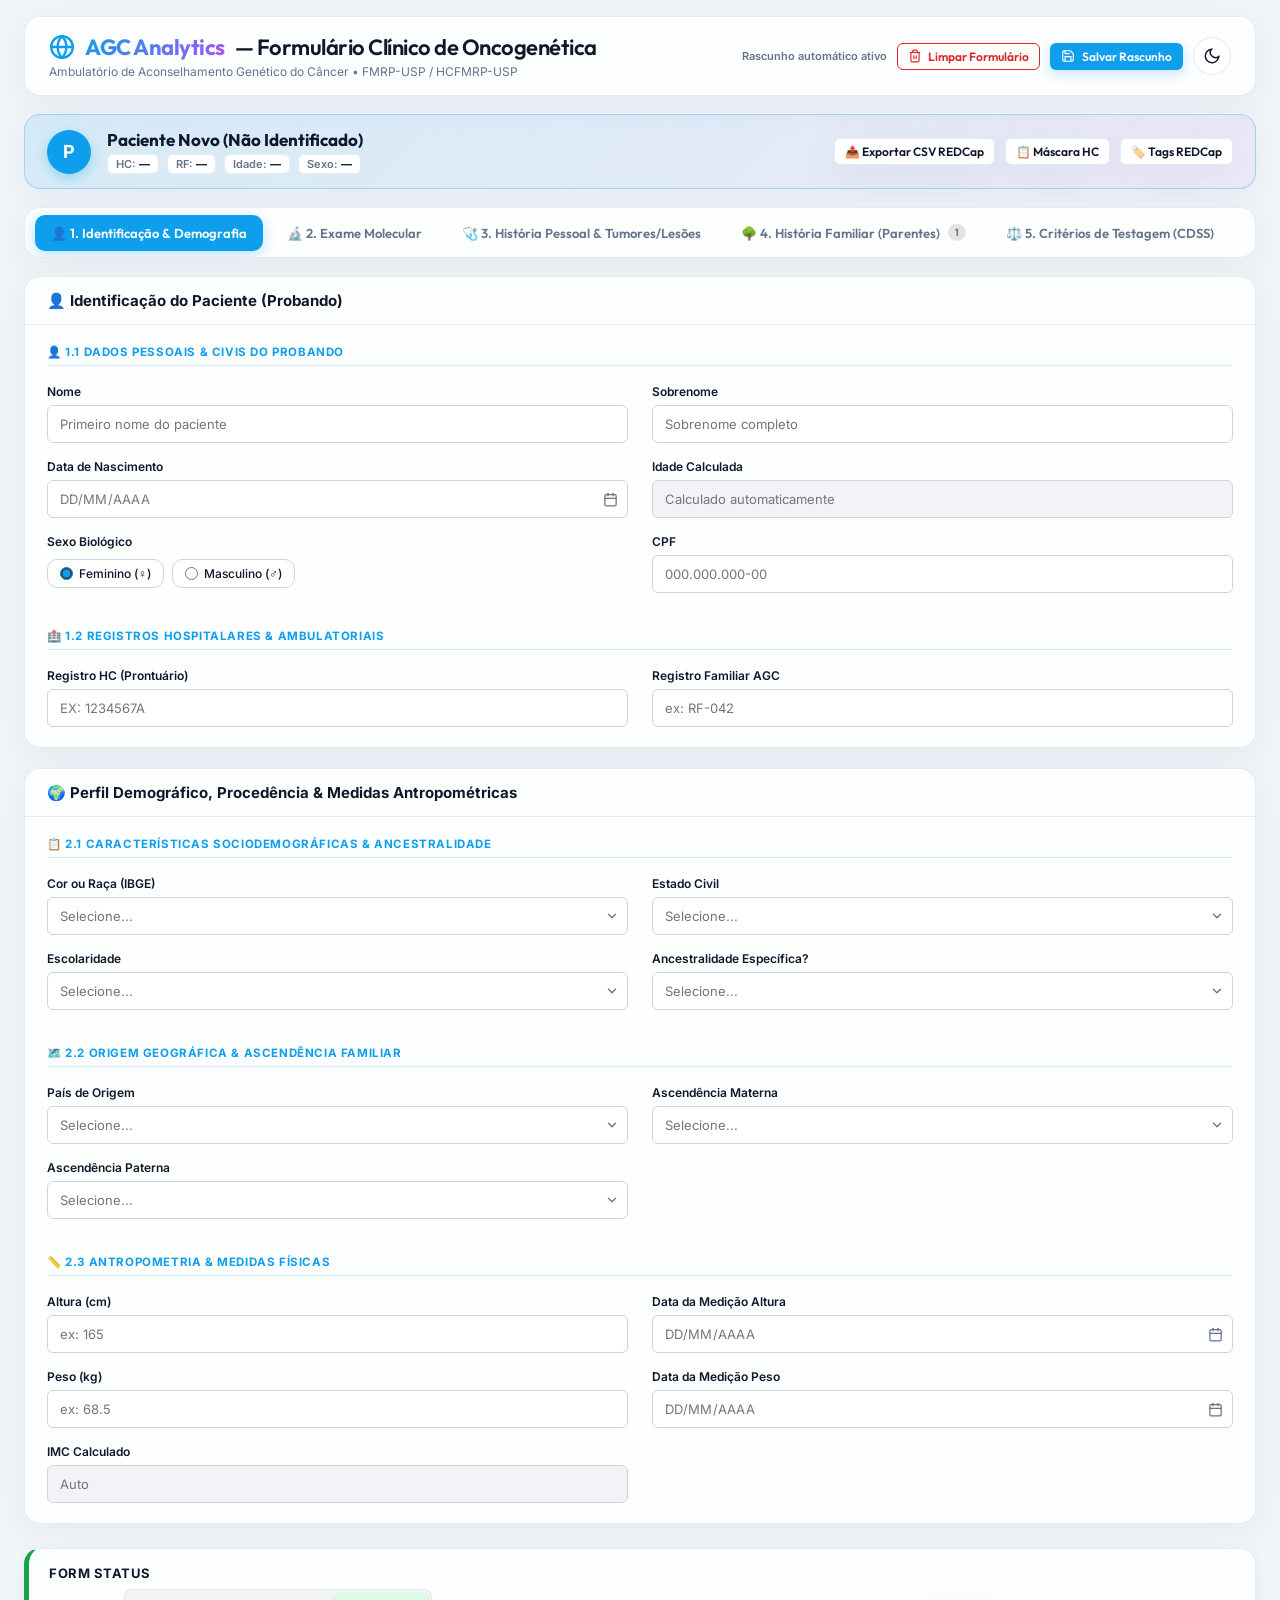
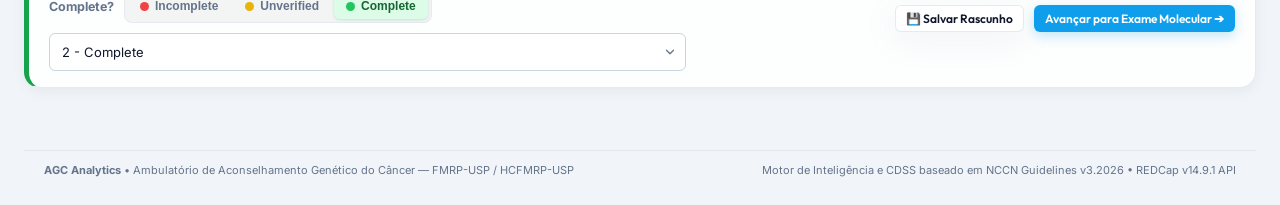
<file: formulario/index.html>
<!DOCTYPE html>
<html lang="pt-BR" data-theme="light">
<head>
    <meta charset="UTF-8">
    <meta name="viewport" content="width=device-width, initial-scale=1.0">
    <title>AGC Analytics &mdash; Formul&aacute;rio Cl&iacute;nico de Oncogen&eacute;tica (FMRP-USP)</title>
    
    <!-- Design System do Formul&aacute;rio -->
    <link rel="stylesheet" href="assets/css/style.css?v=1793919528">

    <style>
        /* Combobox flutuante de parentesco */
        .parentesco-combobox-wrapper {
            position: relative !important;
            display: flex !important;
            align-items: center !important;
            width: 100% !important;
            min-width: 175px !important;
        }

        .parentesco-combobox-input {
            width: 100% !important;
            padding-right: 28px !important;
            text-overflow: ellipsis !important;
            cursor: text !important;
        }

        .parentesco-combobox-arrow {
            position: absolute !important;
            right: 6px !important;
            top: 50% !important;
            transform: translateY(-50%) !important;
            background: transparent !important;
            border: none !important;
            color: var(--text-muted, #64748b) !important;
            cursor: pointer !important;
            padding: 3px !important;
            display: flex !important;
            align-items: center !important;
            justify-content: center !important;
            border-radius: 4px !important;
            transition: transform 0.2s ease, color 0.2s ease !important;
            z-index: 2 !important;
        }

        .parentesco-combobox-arrow:hover {
            color: var(--accent, #0ea5e9) !important;
            background: rgba(14, 165, 233, 0.1) !important;
        }

        .parentesco-combobox-wrapper.is-open .parentesco-combobox-arrow {
            transform: translateY(-50%) rotate(180deg) !important;
            color: var(--accent, #0ea5e9) !important;
        }

        .parentesco-floating-menu {
            position: fixed !important;
            background: var(--bg-card-solid, #ffffff) !important;
            border: 1px solid var(--border-color, #cbd5e1) !important;
            border-radius: var(--border-radius-md, 8px) !important;
            box-shadow: 0 12px 28px -4px rgba(0, 0, 0, 0.25), 0 8px 12px -6px rgba(0, 0, 0, 0.2) !important;
            max-height: 240px !important;
            overflow-y: auto !important;
            z-index: 99999 !important;
            display: none;
            font-family: var(--font-secondary, sans-serif) !important;
            font-size: 12px !important;
            padding: 4px 0 !important;
            backdrop-filter: var(--card-blur, blur(8px)) !important;
        }

        .parentesco-floating-menu.is-active {
            display: block !important;
        }

        .parentesco-floating-menu::-webkit-scrollbar {
            width: 6px !important;
        }

        .parentesco-floating-menu::-webkit-scrollbar-thumb {
            background: var(--border-color, #cbd5e1) !important;
            border-radius: 3px !important;
        }

        .parentesco-menu-item {
            padding: 7px 12px !important;
            cursor: pointer !important;
            color: var(--text-main, #0f172a) !important;
            display: flex !important;
            justify-content: space-between !important;
            align-items: center !important;
            gap: 8px !important;
            transition: background 0.12s ease, color 0.12s ease !important;
        }

        .parentesco-menu-item:hover,
        .parentesco-menu-item.is-highlighted {
            background: rgba(14, 165, 233, 0.14) !important;
            color: var(--accent, #0ea5e9) !important;
        }

        .parentesco-menu-item.is-selected {
            font-weight: 700 !important;
            background: rgba(14, 165, 233, 0.2) !important;
            color: var(--accent, #0ea5e9) !important;
        }

        .parentesco-menu-item mark.combobox-highlight {
            background: rgba(14, 165, 233, 0.25) !important;
            color: var(--accent, #0ea5e9) !important;
            font-weight: 700 !important;
            border-radius: 2px !important;
            padding: 0 2px !important;
        }

        .parentesco-gender-badge {
            font-size: 10px !important;
            font-weight: 700 !important;
            padding: 1px 6px !important;
            border-radius: 4px !important;
            letter-spacing: 0.2px !important;
        }

        .parentesco-gender-badge.f {
            background: rgba(236, 72, 153, 0.15) !important;
            color: #ec4899 !important;
        }

        .parentesco-gender-badge.m {
            background: rgba(14, 165, 233, 0.15) !important;
            color: var(--accent, #0ea5e9) !important;
        }

        .parentesco-gender-badge.i {
            background: rgba(100, 116, 139, 0.15) !important;
            color: #64748b !important;
        }

        .parentesco-menu-empty {
            padding: 10px 14px !important;
            color: var(--text-muted, #64748b) !important;
            font-style: italic !important;
            text-align: center !important;
        }

        /* Combobox universal com busca em todos os dropdowns */
        .searchable-select-wrapper {
            position: relative !important;
            display: flex !important;
            align-items: center !important;
            width: 100% !important;
        }

        .searchable-select-input {
            width: 100% !important;
            padding-right: 28px !important;
            text-overflow: ellipsis !important;
            cursor: text !important;
        }

        .searchable-select-arrow {
            position: absolute !important;
            right: 6px !important;
            top: 50% !important;
            transform: translateY(-50%) !important;
            background: transparent !important;
            border: none !important;
            color: var(--text-muted, #64748b) !important;
            cursor: pointer !important;
            padding: 3px !important;
            display: flex !important;
            align-items: center !important;
            justify-content: center !important;
            border-radius: 4px !important;
            transition: transform 0.2s ease, color 0.2s ease !important;
            z-index: 2 !important;
        }

        .searchable-select-arrow:hover {
            color: var(--accent, #0ea5e9) !important;
            background: rgba(14, 165, 233, 0.1) !important;
        }

        .searchable-select-wrapper.is-open .searchable-select-arrow {
            transform: translateY(-50%) rotate(180deg) !important;
            color: var(--accent, #0ea5e9) !important;
        }

        .searchable-select-floating-menu {
            position: fixed !important;
            background: var(--bg-card-solid, #ffffff) !important;
            border: 1px solid var(--border-color, #cbd5e1) !important;
            border-radius: var(--border-radius-md, 8px) !important;
            box-shadow: 0 12px 28px -4px rgba(0, 0, 0, 0.25), 0 8px 12px -6px rgba(0, 0, 0, 0.2) !important;
            max-height: 250px !important;
            overflow-y: auto !important;
            z-index: 999999 !important;
            display: none;
            font-family: var(--font-secondary, sans-serif) !important;
            font-size: 12px !important;
            padding: 4px 0 !important;
            backdrop-filter: var(--card-blur, blur(8px)) !important;
        }

        .searchable-select-floating-menu.is-active {
            display: block !important;
        }

        .searchable-select-floating-menu::-webkit-scrollbar {
            width: 6px !important;
        }

        .searchable-select-floating-menu::-webkit-scrollbar-thumb {
            background: var(--border-color, #cbd5e1) !important;
            border-radius: 3px !important;
        }

        .searchable-select-menu-item {
            padding: 7px 12px !important;
            cursor: pointer !important;
            color: var(--text-main, #0f172a) !important;
            display: flex !important;
            justify-content: space-between !important;
            align-items: center !important;
            gap: 8px !important;
            transition: background 0.12s ease, color 0.12s ease !important;
        }

        .searchable-select-menu-item:hover,
        .searchable-select-menu-item.is-highlighted {
            background: rgba(14, 165, 233, 0.14) !important;
            color: var(--accent, #0ea5e9) !important;
        }

        .searchable-select-menu-item.is-selected {
            font-weight: 700 !important;
            background: rgba(14, 165, 233, 0.2) !important;
            color: var(--accent, #0ea5e9) !important;
        }

        .searchable-select-menu-item mark.combobox-highlight {
            background: rgba(14, 165, 233, 0.25) !important;
            color: var(--accent, #0ea5e9) !important;
            font-weight: 700 !important;
            border-radius: 2px !important;
            padding: 0 2px !important;
        }

        .searchable-select-menu-empty {
            padding: 10px 14px !important;
            color: var(--text-muted, #64748b) !important;
            font-style: italic !important;
            text-align: center !important;
        }

        .searchable-select-code-badge {
            font-size: 10px !important;
            font-family: var(--font-mono, monospace) !important;
            color: var(--text-muted, #64748b) !important;
            background: rgba(100, 116, 139, 0.12) !important;
            padding: 1px 5px !important;
            border-radius: 4px !important;
            flex-shrink: 0 !important;
            margin-left: 6px !important;
        }
    </style>
</head>
<body>

    <div class="app-container">
        
        <!-- HEADER INSTITUCIONAL -->
        <header class="app-header">
            <div class="brand-section">
                <h1>
                    <svg width="26" height="26" viewbox="0 0 24 24" fill="none" stroke="currentColor" stroke-width="2.2" stroke-linecap="round" stroke-linejoin="round" style="color:var(--accent);">
                        <circle cx="12" cy="12" r="10"></circle>
                        <path d="M12 2a14.5 14.5 0 0 0 0 20 14.5 14.5 0 0 0 0-20"></path>
                        <path d="M2 12h20"></path>
                    </svg>
                    <span>AGC Analytics</span> &mdash; Formul&aacute;rio Cl&iacute;nico de Oncogen&eacute;tica
                </h1>
                <p>Ambulat&oacute;rio de Aconselhamento Gen&eacute;tico do C&acirc;ncer &bull; FMRP-USP / HCFMRP-USP</p>
            </div>

            <div class="header-actions">
                <span id="status-rascunho-texto" style="font-size:11px; font-weight:600; color:var(--text-muted);">
                    Rascunho autom&aacute;tico ativo
                </span>

                <button type="button" class="btn btn-outline-danger btn-sm" id="btn-limpar-formulario" onclick="FormularioClinico.confirmarLimparFormulario()" title="Limpar todo o formul&aacute;rio e reiniciar para novo paciente">
                    <svg width="14" height="14" viewbox="0 0 24 24" fill="none" stroke="currentColor" stroke-width="2">
                        <polyline points="3 6 5 6 21 6"></polyline>
                        <path d="M19 6v14a2 2 0 0 1-2 2H7a2 2 0 0 1-2-2V6m3 0V4a2 2 0 0 1 2-2h4a2 2 0 0 1 2 2v2"></path>
                        <line x1="10" y1="11" x2="10" y2="17"></line>
                        <line x1="14" y1="11" x2="14" y2="17"></line>
                    </svg>
                    Limpar Formul&aacute;rio
                </button>

                <button type="button" class="btn btn-primary btn-sm" id="btn-salvar-rascunho" onclick="FormularioClinico.salvarRascunho(true)" title="Salvar dados atuais no navegador">
                    <svg width="14" height="14" viewbox="0 0 24 24" fill="none" stroke="currentColor" stroke-width="2">
                        <path d="M19 21H5a2 2 0 0 1-2-2V5a2 2 0 0 1 2-2h11l5 5v11a2 2 0 0 1-2 2z"></path>
                        <polyline points="17 21 17 13 7 13 7 21"></polyline>
                        <polyline points="7 3 7 8 15 8"></polyline>
                    </svg>
                    Salvar Rascunho
                </button>

                <button type="button" class="theme-toggle-btn" id="theme-toggle" title="Alternar Modo Escuro/Claro">
                    <svg viewbox="0 0 24 24">
                        <path d="M21 12.79A9 9 0 1 1 11.21 3 7 7 0 0 0 21 12.79z"></path>
                    </svg>
                </button>
            </div>
        </header>

        <!-- BANNER DE IDENTIFICA&Ccedil;&Atilde;O DO PACIENTE (PATIENT BANNER) -->
        <section class="patient-banner">
            <div class="patient-banner-info">
                <div class="patient-avatar-icon" id="banner-avatar">P</div>
                <div class="patient-banner-title">
                    <h2 id="banner-nome-paciente">Paciente Novo (N&atilde;o Identificado)</h2>
                    <div class="patient-pills">
                        <span class="patient-pill">HC: <strong id="banner-hc">&mdash;</strong></span>
                        <span class="patient-pill">RF: <strong id="banner-rf">&mdash;</strong></span>
                        <span class="patient-pill">Idade: <strong id="banner-idade">&mdash;</strong></span>
                        <span class="patient-pill">Sexo: <strong id="banner-sexo">&mdash;</strong></span>
                    </div>
                </div>
            </div>

            <div class="patient-banner-actions">
                

                <button type="button" class="btn btn-secondary btn-sm" id="btn-exportar-csv-redcap" title="Exportar Paciente Atual em CSV Oficial (5.098 Colunas REDCap)">
                    &#128228; Exportar CSV REDCap
                </button>

                

                <button type="button" class="btn btn-secondary btn-sm" onclick="FormularioClinico.trocarAba('tab-mascara')">
                    &#128203; M&aacute;scara HC
                </button>

                <button type="button" class="btn btn-secondary btn-sm" id="btn-toggle-tags" onclick="FormularioClinico.alternarTagsRedcap()" title="Mostrar ou Ocultar Nomes T&eacute;cnicos dos Campos REDCap">
                    &#127991;&#65039; Tags REDCap
                </button>
            </div>
        </section>

        <!-- BARRA DE NAVEGA&Ccedil;&Atilde;O DAS 5 ABAS CL&Iacute;NICAS -->
        <nav class="form-tabs-bar">
            <button type="button" class="form-tab-btn is-active" data-tab="tab-identificacao">
                &#128100; 1. Identifica&ccedil;&atilde;o &amp; Demografia
            </button>
            <button type="button" class="form-tab-btn" data-tab="tab-molecular">
                &#128300; 2. Exame Molecular
                <span class="form-tab-badge" id="count-tab-variantes" style="display:none;">0</span>
            </button>
            <button type="button" class="form-tab-btn" data-tab="tab-historia-pessoal">
                &#129658; 3. Hist&oacute;ria Pessoal &amp; Tumores/Les&otilde;es
            </button>
            <button type="button" class="form-tab-btn" data-tab="tab-historia-familiar">
                &#127795; 4. Hist&oacute;ria Familiar (Parentes)
                <span class="form-tab-badge" id="count-tab-parentes">10</span>
            </button>
            <button type="button" class="form-tab-btn" data-tab="tab-criterios">
                &#9878;&#65039; 5. Crit&eacute;rios de Testagem (CDSS)
            </button>
            <button type="button" class="form-tab-btn" data-tab="tab-mascara">
                &#128203; M&aacute;scara de Prontu&aacute;rio
            </button>
        </nav>

        <!-- ========================================================= -->
        <!-- ABA 1: IDENTIFICA&Ccedil;&Atilde;O E DADOS DEMOGR&Aacute;FICOS -->
        <!-- ========================================================= -->
        <div class="form-tab-pane is-active" id="tab-identificacao">
            <div class="clinical-card">
                <div class="clinical-card-header">
                    <div class="clinical-card-title">
                        &#128100; Identifica&ccedil;&atilde;o do Paciente (Probando)
                    </div>
                    <span class="field-redcap-tag">Instrumento: identificao (9 campos)</span>
                </div>
                <div class="clinical-card-body">
                    <!-- Campo oculto de Record ID -->
                    <input type="hidden" id="field-record-id" data-redcap-field="record_id" value="1">

                    <div class="form-grid grid-cols-2">
                        
                        <!-- SUBGRUPO 1: DADOS PESSOAIS & CIVIS -->
                        <div class="form-subgroup-title">
                            &#128100; 1.1 Dados Pessoais &amp; Civis do Probando
                        </div>

                        <div class="form-group">
                            <label class="form-label">
                                Nome <span class="field-redcap-tag">[nome]</span>
                            </label>
                            <input type="text" id="field-nome" data-redcap-field="nome" class="form-control" placeholder="Primeiro nome do paciente">
                        </div>

                        <div class="form-group">
                            <label class="form-label">
                                Sobrenome <span class="field-redcap-tag">[sobrenome]</span>
                            </label>
                            <input type="text" id="field-sobrenome" data-redcap-field="sobrenome" class="form-control" placeholder="Sobrenome completo">
                        </div>

                        <div class="form-group">
                            <label class="form-label">
                                Data de Nascimento <span class="field-redcap-tag">[dob]</span>
                            </label>
                            <input type="text" id="field-dob" data-redcap-field="dob" class="form-control date-masked-input" placeholder="DD/MM/AAAA" maxlength="10">
                        </div>

                        <div class="form-group">
                            <label class="form-label">
                                Idade Calculada <span class="field-redcap-tag">[idade_inclusao]</span>
                            </label>
                            <input type="number" id="field-idade" data-redcap-field="idade_inclusao" class="form-control" placeholder="Calculado automaticamente" readonly>
                        </div>

                        <div class="form-group">
                            <label class="form-label">
                                Sexo Biol&oacute;gico <span class="field-redcap-tag">[sex]</span>
                            </label>
                            <div class="checkbox-pills-group" style="margin-top:4px;">
                                <label class="checkbox-pill-label">
                                    <input type="radio" name="sex" id="field-sex-f" data-redcap-field="sex" value="1" data-val="1" checked> Feminino (&#9792;)
                                </label>
                                <label class="checkbox-pill-label">
                                    <input type="radio" name="sex" id="field-sex-m" data-redcap-field="sex" value="2" data-val="2"> Masculino (&#9794;)
                                </label>
                            </div>
                        </div>

                        <div class="form-group">
                            <label class="form-label">
                                CPF <span class="field-redcap-tag">[cpf]</span>
                            </label>
                            <input type="text" id="field-cpf" data-redcap-field="cpf" class="form-control" placeholder="000.000.000-00">
                        </div>

                        <!-- SUBGRUPO 2: REGISTROS INSTITUCIONAIS HC / AGC -->
                        <div class="form-subgroup-title">
                            &#127973; 1.2 Registros Hospitalares &amp; Ambulatoriais
                        </div>

                        <div class="form-group" id="container-field-registrohc">
                            <label class="form-label" for="field-registrohc">
                                Registro HC (Prontu&aacute;rio) <span class="field-redcap-tag">[registrohc]</span>
                            </label>
                            <div style="position: relative;">
                                <input type="text" id="field-registrohc" data-redcap-field="registrohc" class="form-control" placeholder="ex: 1234567A" autocomplete="off" style="text-transform: uppercase;">
                                <span id="hc-validation-badge" style="display: none; position: absolute; right: 10px; top: 50%; transform: translateY(-50%); font-size: 11px; font-weight: 700; padding: 2px 8px; border-radius: 4px; pointer-events: none;"></span>
                            </div>
                            <div id="alerta-duplicidade-hc" class="hc-alerta-box" style="display: none;">
                                <div class="hc-alerta-header">
                                    <span>&#9888;&#65039;</span>
                                    <span>Aten&ccedil;&atilde;o: Registro HC j&aacute; cadastrado no REDCap!</span>
                                </div>
                                <div class="hc-alerta-detalhes" id="alerta-duplicidade-hc-detalhes"></div>
                                <div id="alerta-duplicidade-hc-acoes" style="display: none;">
                                    <button type="button" class="btn-carregar-paciente-hc" id="btn-carregar-paciente-hc">
                                        &#128229; Carregar dados deste paciente no formul&aacute;rio
                                    </button>
                                </div>
                            </div>
                        </div>

                        <div class="form-group">
                            <label class="form-label">
                                Registro Familiar AGC <span class="field-redcap-tag">[rf]</span>
                            </label>
                            <input type="text" id="field-rf" data-redcap-field="rf" class="form-control" placeholder="ex: RF-042">
                        </div>

                    </div>
                </div>
            </div>

            <!-- CARD DEMOGRAFIA -->
            <div class="clinical-card">
                <div class="clinical-card-header">
                    <div class="clinical-card-title">
                        &#127757; Perfil Demogr&aacute;fico, Proced&ecirc;ncia &amp; Medidas Antropom&eacute;tricas
                    </div>
                    <span class="field-redcap-tag">Instrumento: demografia (18 campos)</span>
                </div>
                <div class="clinical-card-body">
                    <div class="form-grid grid-cols-2">
                        
                        <!-- SUBGRUPO 1: CARACTER&Iacute;STICAS SOCIODEMOGR&Aacute;FICAS -->
                        <div class="form-subgroup-title">
                            &#128203; 2.1 Caracter&iacute;sticas Sociodemogr&aacute;ficas &amp; Ancestralidade
                        </div>

                        <div class="form-group">
                            <label class="form-label">
                                Cor ou Ra&ccedil;a (IBGE) <span class="field-redcap-tag">[race]</span>
                            </label>
                            <select id="field-race" data-redcap-field="race" class="form-control">
                                <option value=""></option>
<option value="1">Amarelo</option>
<option value="2">Branco</option>
<option value="3">Ind&iacute;gena</option>
<option value="4">Pardo</option>
<option value="5">Preto</option>
<option value="6">Desconhecido</option>
                            </select>
                        </div>

                        <div class="form-group">
                            <label class="form-label">
                                Estado Civil <span class="field-redcap-tag">[marital_status]</span>
                            </label>
                            <select id="field-marital-status" data-redcap-field="marital_status" class="form-control">
                                <option value=""></option>
<option value="1">Divorciado(a)</option>
<option value="2">Uni&atilde;o Est&aacute;vel</option>
<option value="3">Casado(a)</option>
<option value="4">Solteiro(a)</option>
<option value="5">Separado(a)</option>
<option value="6">Vi&uacute;vo(a)</option>
                            </select>
                        </div>

                        <div class="form-group">
                            <label class="form-label">
                                Escolaridade <span class="field-redcap-tag">[education]</span>
                            </label>
                            <select id="field-education" data-redcap-field="education" class="form-control">
                                <option value=""></option>
<option value="1">Sem instru&ccedil;&atilde;o</option>
<option value="2">Ensino fundamental incompleto</option>
<option value="3">Ensino fundamental completo</option>
<option value="4">Ensino m&eacute;dio incompleto</option>
<option value="5">Ensino m&eacute;dio completo</option>
<option value="6">Ensino superior incompleto</option>
<option value="7">Ensino superior completo</option>
<option value="8">Desconhecido</option>
                            </select>
                        </div>

                        <div class="form-group">
                            <label class="form-label">
                                Ancestralidade Espec&iacute;fica? <span class="field-redcap-tag">[ancestralidade]</span>
                            </label>
                            <select id="field-ancestralidade" data-redcap-field="ancestralidade" class="form-control">
                                <option value=""></option>
<option value="1">Sim</option>
<option value="2">N&atilde;o</option>
<option value="3">Sem informa&ccedil;&atilde;o</option>
                            </select>
                        </div>

                        <div class="form-group col-span-2" data-branching-rule="[ancestralidade] == '1'" style="display:none;">
                            <label class="form-label">
                                Ancestralidade com Relev&acirc;ncia Oncol&oacute;gica <span class="field-redcap-tag">[ances_relev]</span>
                            </label>
                            <div class="checkbox-pills-group" style="margin-top:4px;">
                                <label class="checkbox-pill-label">
                                    <input type="checkbox" id="field-ashkenazi" data-redcap-field="ances_relev" data-code="1" value="1"> &#10017;&#65039; Judaica Ashkenazi [1]
                                </label>
                                <label class="checkbox-pill-label">
                                    <input type="checkbox" id="field-outras-ances-cb" data-redcap-field="ances_relev" data-code="2" value="2"> Outra Ancestralidade [2]
                                </label>
                            </div>
                        </div>

                        <div class="form-group col-span-2" data-branching-rule="[ances_relev(2)] == '1'" style="display:none;">
                            <label class="form-label">
                                Especifique outra ancestralidade <span class="field-redcap-tag">[outras_ances]</span>
                            </label>
                            <input type="text" id="field-outras-ances" data-redcap-field="outras_ances" class="form-control" placeholder="ex: Japonesa, Italiana, Ind&iacute;gena...">
                        </div>

                        <!-- SUBGRUPO 2: GEOGRAFIA & ASCEND&Ecirc;NCIA FAMILIAR -->
                        <div class="form-subgroup-title">
                            &#128506;&#65039; 2.2 Origem Geogr&aacute;fica &amp; Ascend&ecirc;ncia Familiar
                        </div>

                        <div class="form-group">
                            <label class="form-label">
                                Pa&iacute;s de Origem <span class="field-redcap-tag">[country]</span>
                            </label>
                            <select id="field-country" data-redcap-field="country" class="form-control">
                                <option value=""></option>
<option value="1">Brazil</option>
<option value="2">Other country</option>
                            </select>
                        </div>

                        <div class="form-group" data-branching-rule="[country] == '1'">
                            <label class="form-label">
                                UF (Estado de Nascimento) <span class="field-redcap-tag">[cde_2001708_2]</span>
                            </label>
                            <select id="field-uf" data-redcap-field="cde_2001708_2" class="form-control">
                                <option value=""></option>
<option value="1">Acre (AC)</option>
<option value="2">Alagoas (AL)</option>
<option value="3">Amap&aacute; (AP)</option>
<option value="4">Amazonas (AM)</option>
<option value="5">Bahia (BA)</option>
<option value="6">Cear&aacute; (CE)</option>
<option value="7">Distrito Federal (DF)</option>
<option value="8">Esp&iacute;rito Santo (ES)</option>
<option value="9">Goi&aacute;s (GO)</option>
<option value="10">Maranh&atilde;o (MA)</option>
<option value="11">Mato Grosso (MT)</option>
<option value="12">Mato Grosso do Sul (MS)</option>
<option value="13">Minas Gerais (MG)</option>
<option value="14">Par&aacute; (PA)</option>
<option value="15">Para&iacute;ba (PB)</option>
<option value="16">Paran&aacute; (PR)</option>
<option value="17">Pernambuco (PE)</option>
<option value="18">Piau&iacute; (PI)</option>
<option value="19">Rio de Janeiro (RJ)</option>
<option value="20">Rio Grande do Norte (RN)</option>
<option value="21">Rio Grande do Sul (RS)</option>
<option value="22">Rond&ocirc;nia (RO)</option>
<option value="23">Roraima (RR)</option>
<option value="25">Santa Catarina (SC)</option>
<option value="26" selected>S&atilde;o Paulo (SP)</option>
<option value="27">Sergipe (SE)</option>
<option value="28">Tocantins (TO)</option>
                            </select>
                        </div>

                        <div class="form-group" data-branching-rule="[country] == '2'" style="display:none;">
                            <label class="form-label">
                                Se outro pa&iacute;s, especifique aqui <span class="field-redcap-tag">[cde_2001708_1]</span>
                            </label>
                            <input type="text" id="field-country-other" data-redcap-field="cde_2001708_1" class="form-control" placeholder="Nome do pa&iacute;s natal">
                        </div>

                        <div class="form-group">
                            <label class="form-label">
                                Ascend&ecirc;ncia Materna <span class="field-redcap-tag">[ascend_materna]</span>
                            </label>
                            <select id="field-ascend-materna" data-redcap-field="ascend_materna" class="form-control">
                                <option value=""></option>
<option value="1">Brasil</option>
<option value="2">Outra</option>
<option value="3">Desconhecido</option>
                            </select>
                        </div>

                        <div class="form-group" data-branching-rule="[ascend_materna] == '2'" style="display:none;">
                            <label class="form-label">
                                Pa&iacute;s da Ascend&ecirc;ncia Materna <span class="field-redcap-tag">[asce_mat_pais]</span>
                            </label>
                            <input type="text" id="field-asce-mat-pais" data-redcap-field="asce_mat_pais" class="form-control" placeholder="Pa&iacute;s de origem materna">
                        </div>

                        <div class="form-group">
                            <label class="form-label">
                                Ascend&ecirc;ncia Paterna <span class="field-redcap-tag">[ascend_paterna]</span>
                            </label>
                            <select id="field-ascend-paterna" data-redcap-field="ascend_paterna" class="form-control">
                                <option value=""></option>
<option value="1">Brasil</option>
<option value="2">Outra</option>
<option value="3">Desconhecido</option>
                            </select>
                        </div>

                        <div class="form-group" data-branching-rule="[ascend_paterna] == '2'" style="display:none;">
                            <label class="form-label">
                                Pa&iacute;s da Ascend&ecirc;ncia Paterna <span class="field-redcap-tag">[asce_pat_pais]</span>
                            </label>
                            <input type="text" id="field-asce-pat-pais" data-redcap-field="asce_pat_pais" class="form-control" placeholder="Pa&iacute;s de origem paterna">
                        </div>

                        <!-- SUBGRUPO 3: ANTROPOMETRIA & MEDIDAS F&Iacute;SICAS -->
                        <div class="form-subgroup-title">
                            &#128207; 2.3 Antropometria &amp; Medidas F&iacute;sicas
                        </div>

                        <div class="form-group">
                            <label class="form-label">
                                Altura (cm) <span class="field-redcap-tag">[height]</span>
                            </label>
                            <input type="number" step="1" id="field-height" data-redcap-field="height" class="form-control" placeholder="ex: 165">
                        </div>

                        <div class="form-group">
                            <label class="form-label">
                                Data da Medi&ccedil;&atilde;o Altura <span class="field-redcap-tag">[data_altura]</span>
                            </label>
                            <input type="text" id="field-data-altura" data-redcap-field="data_altura" class="form-control date-masked-input" placeholder="DD/MM/AAAA" maxlength="10">
                        </div>

                        <div class="form-group">
                            <label class="form-label">
                                Peso (kg) <span class="field-redcap-tag">[weight]</span>
                            </label>
                            <input type="number" step="0.1" id="field-weight" data-redcap-field="weight" class="form-control" placeholder="ex: 68.5">
                        </div>

                        <div class="form-group">
                            <label class="form-label">
                                Data da Medi&ccedil;&atilde;o Peso <span class="field-redcap-tag">[data_peso]</span>
                            </label>
                            <input type="text" id="field-data-peso" data-redcap-field="data_peso" class="form-control date-masked-input" placeholder="DD/MM/AAAA" maxlength="10">
                        </div>

                        <div class="form-group">
                            <label class="form-label" style="display:flex; justify-content:space-between; align-items:center;">
                                <span>IMC Calculado <span class="field-redcap-tag">[bmi]</span></span>
                                <span id="badge-bmi-status" class="badge" style="display:none; font-size:11px; padding:2px 8px; border-radius:12px; font-weight:700;"></span>
                            </label>
                            <input type="text" id="field-bmi" data-redcap-field="bmi" class="form-control" placeholder="Auto" readonly>
                        </div>

                    </div>
                </div>
            </div>

            <!-- STATUS DO INSTRUMENTO (REDCAP FORM STATUS) -->
            <div class="redcap-form-status-panel status-is-2" id="panel-status-tab-identificacao">
                <div class="redcap-status-info">
                    <div class="redcap-status-title-row">
                        <span class="redcap-status-header-text">Form Status</span>
                        <span class="field-redcap-tag">[identificao_complete]</span>
                    </div>
                    <div class="redcap-status-controls">
                        <label class="redcap-status-label-text" for="field-identificao-complete">Complete?</label>
                        <div class="redcap-status-btn-group" role="group" aria-label="Status de preenchimento">
                            <button type="button" class="redcap-status-btn" data-val="0" title="0 - Incomplete (Incompleto)" onclick="FormularioClinico.definirStatusComplete('identificao', '0')">
                                <span class="redcap-status-dot dot-0"></span> Incomplete
                            </button>
                            <button type="button" class="redcap-status-btn" data-val="1" title="1 - Unverified (N&atilde;o verificado)" onclick="FormularioClinico.definirStatusComplete('identificao', '1')">
                                <span class="redcap-status-dot dot-1"></span> Unverified
                            </button>
                            <button type="button" class="redcap-status-btn is-active" data-val="2" title="2 - Complete (Completo - Padr&atilde;o)" onclick="FormularioClinico.definirStatusComplete('identificao', '2')">
                                <span class="redcap-status-dot dot-2"></span> Complete
                            </button>
                        </div>
                        <select class="form-control redcap-status-select-native" id="field-identificao-complete" data-redcap-field="identificao_complete" name="identificao_complete" onchange="FormularioClinico.sincronizarStatusComplete('identificao', this.value)">
                            <option value="0">0 - Incomplete</option>
                            <option value="1">1 - Unverified</option>
                            <option value="2" selected>2 - Complete</option>
                        </select>
                        <input type="hidden" id="field-demografia-complete" data-redcap-field="demografia_complete" value="2">
                    </div>
                </div>

                <div class="redcap-status-actions">
                    <button type="button" class="btn btn-secondary btn-sm" onclick="FormularioClinico.salvarRascunho(true)" title="Salvar rascunho dos dados atuais no navegador">
                        &#128190; Salvar Rascunho
                    </button>
                    <button type="button" class="btn btn-primary btn-sm" onclick="FormularioClinico.trocarAba('tab-molecular')" title="Avan&ccedil;ar para o pr&oacute;ximo instrumento">
                        Avan&ccedil;ar para Exame Molecular &#10132;
                    </button>
                </div>
            </div>

            <!-- BARRA DE AUDITORIA DE CONFORMIDADE REDCAP: ABA 1 -->
            

        </div>

        <!-- ========================================================= -->
        <!-- ABA 2: EXAME MOLECULAR (AT&Eacute; 6 VARIANTES) -->
        <!-- ========================================================= -->
        <div class="form-tab-pane" id="tab-molecular">
            <div class="clinical-card">
                <div class="clinical-card-header">
                    <div class="clinical-card-title">
                        &#128300; Testagem Gen&eacute;tica &amp; Variantes Reportadas
                    </div>
                    <span class="field-redcap-tag">Instrumento: exame_molecular (67 campos)</span>
                </div>
                <div class="clinical-card-body">
                    <div class="form-grid grid-cols-2">
                        
                        <!-- SUBGRUPO 1: STATUS DO EXAME -->
                        <div class="form-subgroup-title">
                            &#128300; 2.1 Status da Testagem Molecular
                        </div>

                        <div class="form-group">
                            <label class="form-label">Realizou Algum Exame Molecular? <span class="field-redcap-tag">[realizou_algum_exame_molec]</span></label>
                            <select id="field-realizou-mol" data-redcap-field="realizou_algum_exame_molec" class="form-control">
                                <option value=""></option>
<option value="1">Sim</option>
<option value="2">N&atilde;o</option>
<option value="3">Sem informa&ccedil;&atilde;o</option>
                            </select>
                        </div>

                        <div class="form-group" data-branching-rule="[realizou_algum_exame_molec] == '1'" style="display:none;">
                            <label class="form-label">Data de Realiza&ccedil;&atilde;o <span class="field-redcap-tag">[data_exame_molecular]</span></label>
                            <input type="text" id="field-data-mol" data-redcap-field="data_exame_molecular" class="form-control date-masked-input" placeholder="DD/MM/AAAA" maxlength="10">
                        </div>

                        <div class="form-group" data-branching-rule="[realizou_algum_exame_molec] == '1'" style="display:none;">
                            <label class="form-label">Variantes Patog&ecirc;nicas/VUS Reportadas? <span class="field-redcap-tag">[resultado]</span></label>
                            <select id="field-mol-resultado" data-redcap-field="resultado" class="form-control">
                                <option value=""></option>
                                <option value="1">1, Sim (Variantes Encontradas)</option>
                                <option value="0">0, N&atilde;o (Exame Negativo/Informativo)</option>
                            </select>
                        </div>

                        <div class="form-group" data-branching-rule="[realizou_algum_exame_molec] == '1' &amp;&amp; [resultado] == '1'" style="display:none;">
                            <label class="form-label">N&uacute;mero de Variantes <span class="field-redcap-tag">[n_variantes]</span></label>
                            <select id="field-n-variantes" data-redcap-field="n_variantes" class="form-control" style="font-weight:700; color:var(--accent);">
                                <option value=""></option>
<option value="1">1</option>
<option value="2">2</option>
<option value="3">3</option>
<option value="4">4</option>
<option value="5">5</option>
<option value="6">6</option>
                            </select>
                        </div>

                    </div>

                    <!-- CONT&Ecirc;INER DAS VARIANTES (1 A 6) -->
                    <div id="container-variantes-moleculares" data-branching-rule="[realizou_algum_exame_molec] == '1' &amp;&amp; [resultado] == '1'" style="margin-top:16px; display:none;">
                        
                        <div class="form-subgroup-title" style="margin-bottom:12px;">
                            &#129516; 2.2 Variantes Moleculares Identificadas (At&eacute; 6 Variantes)
                        </div>

                                                <div class="variant-mol-card" id="card-variante-1" data-variant-index="1" data-branching-rule="[realizou_algum_exame_molec] == '1' &amp;&amp; [resultado] == '1' &amp;&amp; [n_variantes] &gt;= '1'" style="">
                            <div class="variant-mol-header">
                                <div class="variant-mol-title">
                                    &#129516; Variante Molecular #1 <span class="field-redcap-tag" data-redcap-field="variante1">[variante1]</span>
                                </div>
                                <span class="branching-panel-badge">HGVS &amp; ACMG</span>
                            </div>

                            <div class="form-grid grid-cols-2">
                                <div class="form-group">
                                    <label class="form-label">Gene <span class="field-redcap-tag">[gene1]</span></label>
                                    <select id="field-gene-1" data-redcap-field="gene1" class="form-control select-gene-mol">
                                        <option value=""></option>
<option value="1">APC</option>
<option value="2">ATM</option>
<option value="3">AXIN2</option>
<option value="4">BAP1</option>
<option value="5">BARD1</option>
<option value="62">MBD4</option>
<option value="6">BLM</option>
<option value="7">BMPR1A</option>
<option value="8">BRCA1</option>
<option value="9">BRCA2</option>
<option value="10">BRIP1</option>
<option value="11">CDH1</option>
<option value="12">CDK4</option>
<option value="13">CDKN1B</option>
<option value="14">CDKN2A</option>
<option value="15">CHEK2</option>
<option value="16">EPCAM</option>
<option value="17">FH</option>
<option value="18">FLCN</option>
<option value="19">GALNT12</option>
<option value="20">GREM1</option>
<option value="21">HOXB13</option>
<option value="63">KIT</option>
<option value="64">LZTR1</option>
<option value="22">MAX</option>
<option value="23">MEN1</option>
<option value="24">MET</option>
<option value="25">MITF</option>
<option value="26">MLH1</option>
<option value="27">MLH3</option>
<option value="28">MSH2</option>
<option value="32">MSH3</option>
<option value="29">MSH6</option>
<option value="30">MUTYH</option>
<option value="31">NF1</option>
<option value="33">NF2</option>
<option value="34">NTHL1</option>
<option value="35">PALB2</option>
<option value="36">PMS2</option>
<option value="37">PMS2CL</option>
<option value="38">POLD1</option>
<option value="39">POLE</option>
<option value="61">PTEN</option>
<option value="65">PTCH1</option>
<option value="40">RAD51C</option>
<option value="41">RAD51D</option>
<option value="42">RB1</option>
<option value="43">RET</option>
<option value="44">RNF43</option>
<option value="45">RPS20</option>
<option value="46">SDHA</option>
<option value="47">SDHAF2</option>
<option value="48">SDHB</option>
<option value="49">SDHC</option>
<option value="50">SDHD</option>
<option value="51">SMAD4</option>
<option value="52">SMARCA4</option>
<option value="53">STK11</option>
<option value="66">SUFU</option>
<option value="54">TMEM127</option>
<option value="55">TP53</option>
<option value="56">TSC1</option>
<option value="57">TSC2</option>
<option value="58">VHL</option>
<option value="59">WT1</option>
<option value="60">Outros</option>
                                    </select>
                                </div>

                                <div class="form-group">
                                    <label class="form-label">Classifica&ccedil;&atilde;o Cl&iacute;nica <span class="field-redcap-tag">[classificacao1]</span></label>
                                    <select id="field-classificacao-1" data-redcap-field="classificacao1" class="form-control">
                                        <option value=""></option>
<option value="1">Variante patog&ecirc;nica</option>
<option value="2">Variante provavelmente patog&ecirc;nica</option>
<option value="3">Variante de significado incerto</option>
                                    </select>
                                </div>

                                <div class="form-group col-span-2" data-branching-rule="[gene1] == '60'" style="display:none;">
                                    <label class="form-label">Especifique Outro Gene <span class="field-redcap-tag">[outro_gene1]</span></label>
                                    <input type="text" id="field-outro-gene-1" data-redcap-field="outro_gene1" class="form-control" placeholder="Nome do gene">
                                </div>

                                <div class="form-group">
                                    <label class="form-label">Altera&ccedil;&atilde;o c. (DNA) <span class="field-redcap-tag">[c1]</span></label>
                                    <input type="text" id="field-c-1" data-redcap-field="c1" class="form-control" placeholder="ex: c.5266dupC">
                                </div>

                                <div class="form-group">
                                    <label class="form-label">Altera&ccedil;&atilde;o p. (Prote&iacute;na) <span class="field-redcap-tag">[p1]</span></label>
                                    <input type="text" id="field-p-1" data-redcap-field="p1" class="form-control" placeholder="ex: p.Gln1756Profs*74">
                                </div>

                                <div class="form-group">
                                    <label class="form-label">Ano da Classifica&ccedil;&atilde;o <span class="field-redcap-tag">[ano_classificacao1]</span></label>
                                    <input type="number" id="field-ano-classif-1" data-redcap-field="ano_classificacao1" class="form-control" placeholder="2026">
                                </div>

                                <div class="form-group" data-branching-rule="[classificacao1] == '3'" style="display:none;">
                                    <label class="form-label">Pontua&ccedil;&atilde;o da VUS <span class="field-redcap-tag">[ponto_vus1]</span></label>
                                    <input type="text" id="field-ponto-vus-1" data-redcap-field="ponto_vus1" class="form-control" placeholder="Score num&eacute;rico VUS">
                                </div>
                            </div>
                        </div>
                                                <div class="variant-mol-card" id="card-variante-2" data-variant-index="2" data-branching-rule="[realizou_algum_exame_molec] == '1' &amp;&amp; [resultado] == '1' &amp;&amp; [n_variantes] &gt;= '2'" style="display:none;">
                            <div class="variant-mol-header">
                                <div class="variant-mol-title">
                                    &#129516; Variante Molecular #2 <span class="field-redcap-tag" data-redcap-field="variante2">[variante2]</span>
                                </div>
                                <span class="branching-panel-badge">HGVS &amp; ACMG</span>
                            </div>

                            <div class="form-grid grid-cols-2">
                                <div class="form-group">
                                    <label class="form-label">Gene <span class="field-redcap-tag">[gene2]</span></label>
                                    <select id="field-gene-2" data-redcap-field="gene2" class="form-control select-gene-mol">
                                        <option value=""></option>
<option value="1">APC</option>
<option value="2">ATM</option>
<option value="3">AXIN2</option>
<option value="4">BAP1</option>
<option value="5">BARD1</option>
<option value="62">MBD4</option>
<option value="6">BLM</option>
<option value="7">BMPR1A</option>
<option value="8">BRCA1</option>
<option value="9">BRCA2</option>
<option value="10">BRIP1</option>
<option value="11">CDH1</option>
<option value="12">CDK4</option>
<option value="13">CDKN1B</option>
<option value="14">CDKN2A</option>
<option value="15">CHEK2</option>
<option value="16">EPCAM</option>
<option value="17">FH</option>
<option value="18">FLCN</option>
<option value="19">GALNT12</option>
<option value="20">GREM1</option>
<option value="21">HOXB13</option>
<option value="63">KIT</option>
<option value="64">LZTR1</option>
<option value="22">MAX</option>
<option value="23">MEN1</option>
<option value="24">MET</option>
<option value="25">MITF</option>
<option value="26">MLH1</option>
<option value="27">MLH3</option>
<option value="28">MSH2</option>
<option value="32">MSH3</option>
<option value="29">MSH6</option>
<option value="30">MUTYH</option>
<option value="31">NF1</option>
<option value="33">NF2</option>
<option value="34">NTHL1</option>
<option value="35">PALB2</option>
<option value="36">PMS2</option>
<option value="37">PMS2CL</option>
<option value="38">POLD1</option>
<option value="39">POLE</option>
<option value="61">PTEN</option>
<option value="65">PTCH1</option>
<option value="40">RAD51C</option>
<option value="41">RAD51D</option>
<option value="42">RB1</option>
<option value="43">RET</option>
<option value="44">RNF43</option>
<option value="45">RPS20</option>
<option value="46">SDHA</option>
<option value="47">SDHAF2</option>
<option value="48">SDHB</option>
<option value="49">SDHC</option>
<option value="50">SDHD</option>
<option value="51">SMAD4</option>
<option value="52">SMARCA4</option>
<option value="53">STK11</option>
<option value="66">SUFU</option>
<option value="54">TMEM127</option>
<option value="55">TP53</option>
<option value="56">TSC1</option>
<option value="57">TSC2</option>
<option value="58">VHL</option>
<option value="59">WT1</option>
<option value="60">Outros</option>
                                    </select>
                                </div>

                                <div class="form-group">
                                    <label class="form-label">Classifica&ccedil;&atilde;o Cl&iacute;nica <span class="field-redcap-tag">[classificacao2]</span></label>
                                    <select id="field-classificacao-2" data-redcap-field="classificacao2" class="form-control">
                                        <option value=""></option>
<option value="1">Variante patog&ecirc;nica</option>
<option value="2">Variante provavelmente patog&ecirc;nica</option>
<option value="3">Variante de significado incerto</option>
                                    </select>
                                </div>

                                <div class="form-group col-span-2" data-branching-rule="[gene2] == '60'" style="display:none;">
                                    <label class="form-label">Especifique Outro Gene <span class="field-redcap-tag">[outro_gene2]</span></label>
                                    <input type="text" id="field-outro-gene-2" data-redcap-field="outro_gene2" class="form-control" placeholder="Nome do gene">
                                </div>

                                <div class="form-group">
                                    <label class="form-label">Altera&ccedil;&atilde;o c. (DNA) <span class="field-redcap-tag">[c2]</span></label>
                                    <input type="text" id="field-c-2" data-redcap-field="c2" class="form-control" placeholder="ex: c.5266dupC">
                                </div>

                                <div class="form-group">
                                    <label class="form-label">Altera&ccedil;&atilde;o p. (Prote&iacute;na) <span class="field-redcap-tag">[p2]</span></label>
                                    <input type="text" id="field-p-2" data-redcap-field="p2" class="form-control" placeholder="ex: p.Gln1756Profs*74">
                                </div>

                                <div class="form-group">
                                    <label class="form-label">Ano da Classifica&ccedil;&atilde;o <span class="field-redcap-tag">[ano_classificacao2]</span></label>
                                    <input type="number" id="field-ano-classif-2" data-redcap-field="ano_classificacao2" class="form-control" placeholder="2026">
                                </div>

                                <div class="form-group" data-branching-rule="[classificacao2] == '3'" style="display:none;">
                                    <label class="form-label">Pontua&ccedil;&atilde;o da VUS <span class="field-redcap-tag">[ponto_vus2]</span></label>
                                    <input type="text" id="field-ponto-vus-2" data-redcap-field="ponto_vus2" class="form-control" placeholder="Score num&eacute;rico VUS">
                                </div>
                            </div>
                        </div>
                                                <div class="variant-mol-card" id="card-variante-3" data-variant-index="3" data-branching-rule="[realizou_algum_exame_molec] == '1' &amp;&amp; [resultado] == '1' &amp;&amp; [n_variantes] &gt;= '3'" style="display:none;">
                            <div class="variant-mol-header">
                                <div class="variant-mol-title">
                                    &#129516; Variante Molecular #3 <span class="field-redcap-tag" data-redcap-field="variante3">[variante3]</span>
                                </div>
                                <span class="branching-panel-badge">HGVS &amp; ACMG</span>
                            </div>

                            <div class="form-grid grid-cols-2">
                                <div class="form-group">
                                    <label class="form-label">Gene <span class="field-redcap-tag">[gene3]</span></label>
                                    <select id="field-gene-3" data-redcap-field="gene3" class="form-control select-gene-mol">
                                        <option value=""></option>
<option value="1">APC</option>
<option value="2">ATM</option>
<option value="3">AXIN2</option>
<option value="4">BAP1</option>
<option value="5">BARD1</option>
<option value="62">MBD4</option>
<option value="6">BLM</option>
<option value="7">BMPR1A</option>
<option value="8">BRCA1</option>
<option value="9">BRCA2</option>
<option value="10">BRIP1</option>
<option value="11">CDH1</option>
<option value="12">CDK4</option>
<option value="13">CDKN1B</option>
<option value="14">CDKN2A</option>
<option value="15">CHEK2</option>
<option value="16">EPCAM</option>
<option value="17">FH</option>
<option value="18">FLCN</option>
<option value="19">GALNT12</option>
<option value="20">GREM1</option>
<option value="21">HOXB13</option>
<option value="63">KIT</option>
<option value="64">LZTR1</option>
<option value="22">MAX</option>
<option value="23">MEN1</option>
<option value="24">MET</option>
<option value="25">MITF</option>
<option value="26">MLH1</option>
<option value="27">MLH3</option>
<option value="28">MSH2</option>
<option value="32">MSH3</option>
<option value="29">MSH6</option>
<option value="30">MUTYH</option>
<option value="31">NF1</option>
<option value="33">NF2</option>
<option value="34">NTHL1</option>
<option value="35">PALB2</option>
<option value="36">PMS2</option>
<option value="37">PMS2CL</option>
<option value="38">POLD1</option>
<option value="39">POLE</option>
<option value="61">PTEN</option>
<option value="65">PTCH1</option>
<option value="40">RAD51C</option>
<option value="41">RAD51D</option>
<option value="42">RB1</option>
<option value="43">RET</option>
<option value="44">RNF43</option>
<option value="45">RPS20</option>
<option value="46">SDHA</option>
<option value="47">SDHAF2</option>
<option value="48">SDHB</option>
<option value="49">SDHC</option>
<option value="50">SDHD</option>
<option value="51">SMAD4</option>
<option value="52">SMARCA4</option>
<option value="53">STK11</option>
<option value="66">SUFU</option>
<option value="54">TMEM127</option>
<option value="55">TP53</option>
<option value="56">TSC1</option>
<option value="57">TSC2</option>
<option value="58">VHL</option>
<option value="59">WT1</option>
<option value="60">Outros</option>
                                    </select>
                                </div>

                                <div class="form-group">
                                    <label class="form-label">Classifica&ccedil;&atilde;o Cl&iacute;nica <span class="field-redcap-tag">[classificacao3]</span></label>
                                    <select id="field-classificacao-3" data-redcap-field="classificacao3" class="form-control">
                                        <option value=""></option>
<option value="1">Variante patog&ecirc;nica</option>
<option value="2">Variante provavelmente patog&ecirc;nica</option>
<option value="3">Variante de significado incerto</option>
                                    </select>
                                </div>

                                <div class="form-group col-span-2" data-branching-rule="[gene3] == '60'" style="display:none;">
                                    <label class="form-label">Especifique Outro Gene <span class="field-redcap-tag">[outro_gene3]</span></label>
                                    <input type="text" id="field-outro-gene-3" data-redcap-field="outro_gene3" class="form-control" placeholder="Nome do gene">
                                </div>

                                <div class="form-group">
                                    <label class="form-label">Altera&ccedil;&atilde;o c. (DNA) <span class="field-redcap-tag">[c3]</span></label>
                                    <input type="text" id="field-c-3" data-redcap-field="c3" class="form-control" placeholder="ex: c.5266dupC">
                                </div>

                                <div class="form-group">
                                    <label class="form-label">Altera&ccedil;&atilde;o p. (Prote&iacute;na) <span class="field-redcap-tag">[p3]</span></label>
                                    <input type="text" id="field-p-3" data-redcap-field="p3" class="form-control" placeholder="ex: p.Gln1756Profs*74">
                                </div>

                                <div class="form-group">
                                    <label class="form-label">Ano da Classifica&ccedil;&atilde;o <span class="field-redcap-tag">[ano_classificacao3]</span></label>
                                    <input type="number" id="field-ano-classif-3" data-redcap-field="ano_classificacao3" class="form-control" placeholder="2026">
                                </div>

                                <div class="form-group" data-branching-rule="[classificacao3] == '3'" style="display:none;">
                                    <label class="form-label">Pontua&ccedil;&atilde;o da VUS <span class="field-redcap-tag">[ponto_vus3]</span></label>
                                    <input type="text" id="field-ponto-vus-3" data-redcap-field="ponto_vus3" class="form-control" placeholder="Score num&eacute;rico VUS">
                                </div>
                            </div>
                        </div>
                                                <div class="variant-mol-card" id="card-variante-4" data-variant-index="4" data-branching-rule="[realizou_algum_exame_molec] == '1' &amp;&amp; [resultado] == '1' &amp;&amp; [n_variantes] &gt;= '4'" style="display:none;">
                            <div class="variant-mol-header">
                                <div class="variant-mol-title">
                                    &#129516; Variante Molecular #4 <span class="field-redcap-tag" data-redcap-field="variante4">[variante4]</span>
                                </div>
                                <span class="branching-panel-badge">HGVS &amp; ACMG</span>
                            </div>

                            <div class="form-grid grid-cols-2">
                                <div class="form-group">
                                    <label class="form-label">Gene <span class="field-redcap-tag">[gene4]</span></label>
                                    <select id="field-gene-4" data-redcap-field="gene4" class="form-control select-gene-mol">
                                        <option value=""></option>
<option value="1">APC</option>
<option value="2">ATM</option>
<option value="3">AXIN2</option>
<option value="4">BAP1</option>
<option value="5">BARD1</option>
<option value="62">MBD4</option>
<option value="6">BLM</option>
<option value="7">BMPR1A</option>
<option value="8">BRCA1</option>
<option value="9">BRCA2</option>
<option value="10">BRIP1</option>
<option value="11">CDH1</option>
<option value="12">CDK4</option>
<option value="13">CDKN1B</option>
<option value="14">CDKN2A</option>
<option value="15">CHEK2</option>
<option value="16">EPCAM</option>
<option value="17">FH</option>
<option value="18">FLCN</option>
<option value="19">GALNT12</option>
<option value="20">GREM1</option>
<option value="21">HOXB13</option>
<option value="63">KIT</option>
<option value="64">LZTR1</option>
<option value="22">MAX</option>
<option value="23">MEN1</option>
<option value="24">MET</option>
<option value="25">MITF</option>
<option value="26">MLH1</option>
<option value="27">MLH3</option>
<option value="28">MSH2</option>
<option value="32">MSH3</option>
<option value="29">MSH6</option>
<option value="30">MUTYH</option>
<option value="31">NF1</option>
<option value="33">NF2</option>
<option value="34">NTHL1</option>
<option value="35">PALB2</option>
<option value="36">PMS2</option>
<option value="37">PMS2CL</option>
<option value="38">POLD1</option>
<option value="39">POLE</option>
<option value="61">PTEN</option>
<option value="65">PTCH1</option>
<option value="40">RAD51C</option>
<option value="41">RAD51D</option>
<option value="42">RB1</option>
<option value="43">RET</option>
<option value="44">RNF43</option>
<option value="45">RPS20</option>
<option value="46">SDHA</option>
<option value="47">SDHAF2</option>
<option value="48">SDHB</option>
<option value="49">SDHC</option>
<option value="50">SDHD</option>
<option value="51">SMAD4</option>
<option value="52">SMARCA4</option>
<option value="53">STK11</option>
<option value="66">SUFU</option>
<option value="54">TMEM127</option>
<option value="55">TP53</option>
<option value="56">TSC1</option>
<option value="57">TSC2</option>
<option value="58">VHL</option>
<option value="59">WT1</option>
<option value="60">Outros</option>
                                    </select>
                                </div>

                                <div class="form-group">
                                    <label class="form-label">Classifica&ccedil;&atilde;o Cl&iacute;nica <span class="field-redcap-tag">[classificacao4]</span></label>
                                    <select id="field-classificacao-4" data-redcap-field="classificacao4" class="form-control">
                                        <option value=""></option>
<option value="1">Variante patog&ecirc;nica</option>
<option value="2">Variante provavelmente patog&ecirc;nica</option>
<option value="3">Variante de significado incerto</option>
                                    </select>
                                </div>

                                <div class="form-group col-span-2" data-branching-rule="[gene4] == '60'" style="display:none;">
                                    <label class="form-label">Especifique Outro Gene <span class="field-redcap-tag">[outro_gene4]</span></label>
                                    <input type="text" id="field-outro-gene-4" data-redcap-field="outro_gene4" class="form-control" placeholder="Nome do gene">
                                </div>

                                <div class="form-group">
                                    <label class="form-label">Altera&ccedil;&atilde;o c. (DNA) <span class="field-redcap-tag">[c4]</span></label>
                                    <input type="text" id="field-c-4" data-redcap-field="c4" class="form-control" placeholder="ex: c.5266dupC">
                                </div>

                                <div class="form-group">
                                    <label class="form-label">Altera&ccedil;&atilde;o p. (Prote&iacute;na) <span class="field-redcap-tag">[p4]</span></label>
                                    <input type="text" id="field-p-4" data-redcap-field="p4" class="form-control" placeholder="ex: p.Gln1756Profs*74">
                                </div>

                                <div class="form-group">
                                    <label class="form-label">Ano da Classifica&ccedil;&atilde;o <span class="field-redcap-tag">[ano_classificacao4]</span></label>
                                    <input type="number" id="field-ano-classif-4" data-redcap-field="ano_classificacao4" class="form-control" placeholder="2026">
                                </div>

                                <div class="form-group" data-branching-rule="[classificacao4] == '3'" style="display:none;">
                                    <label class="form-label">Pontua&ccedil;&atilde;o da VUS <span class="field-redcap-tag">[ponto_vus4]</span></label>
                                    <input type="text" id="field-ponto-vus-4" data-redcap-field="ponto_vus4" class="form-control" placeholder="Score num&eacute;rico VUS">
                                </div>
                            </div>
                        </div>
                                                <div class="variant-mol-card" id="card-variante-5" data-variant-index="5" data-branching-rule="[realizou_algum_exame_molec] == '1' &amp;&amp; [resultado] == '1' &amp;&amp; [n_variantes] &gt;= '5'" style="display:none;">
                            <div class="variant-mol-header">
                                <div class="variant-mol-title">
                                    &#129516; Variante Molecular #5 <span class="field-redcap-tag" data-redcap-field="variante5">[variante5]</span>
                                </div>
                                <span class="branching-panel-badge">HGVS &amp; ACMG</span>
                            </div>

                            <div class="form-grid grid-cols-2">
                                <div class="form-group">
                                    <label class="form-label">Gene <span class="field-redcap-tag">[gene5]</span></label>
                                    <select id="field-gene-5" data-redcap-field="gene5" class="form-control select-gene-mol">
                                        <option value=""></option>
<option value="1">APC</option>
<option value="2">ATM</option>
<option value="3">AXIN2</option>
<option value="4">BAP1</option>
<option value="5">BARD1</option>
<option value="62">MBD4</option>
<option value="6">BLM</option>
<option value="7">BMPR1A</option>
<option value="8">BRCA1</option>
<option value="9">BRCA2</option>
<option value="10">BRIP1</option>
<option value="11">CDH1</option>
<option value="12">CDK4</option>
<option value="13">CDKN1B</option>
<option value="14">CDKN2A</option>
<option value="15">CHEK2</option>
<option value="16">EPCAM</option>
<option value="17">FH</option>
<option value="18">FLCN</option>
<option value="19">GALNT12</option>
<option value="20">GREM1</option>
<option value="21">HOXB13</option>
<option value="63">KIT</option>
<option value="64">LZTR1</option>
<option value="22">MAX</option>
<option value="23">MEN1</option>
<option value="24">MET</option>
<option value="25">MITF</option>
<option value="26">MLH1</option>
<option value="27">MLH3</option>
<option value="28">MSH2</option>
<option value="32">MSH3</option>
<option value="29">MSH6</option>
<option value="30">MUTYH</option>
<option value="31">NF1</option>
<option value="33">NF2</option>
<option value="34">NTHL1</option>
<option value="35">PALB2</option>
<option value="36">PMS2</option>
<option value="37">PMS2CL</option>
<option value="38">POLD1</option>
<option value="39">POLE</option>
<option value="61">PTEN</option>
<option value="65">PTCH1</option>
<option value="40">RAD51C</option>
<option value="41">RAD51D</option>
<option value="42">RB1</option>
<option value="43">RET</option>
<option value="44">RNF43</option>
<option value="45">RPS20</option>
<option value="46">SDHA</option>
<option value="47">SDHAF2</option>
<option value="48">SDHB</option>
<option value="49">SDHC</option>
<option value="50">SDHD</option>
<option value="51">SMAD4</option>
<option value="52">SMARCA4</option>
<option value="53">STK11</option>
<option value="66">SUFU</option>
<option value="54">TMEM127</option>
<option value="55">TP53</option>
<option value="56">TSC1</option>
<option value="57">TSC2</option>
<option value="58">VHL</option>
<option value="59">WT1</option>
<option value="60">Outros</option>
                                    </select>
                                </div>

                                <div class="form-group">
                                    <label class="form-label">Classifica&ccedil;&atilde;o Cl&iacute;nica <span class="field-redcap-tag">[classificacao5]</span></label>
                                    <select id="field-classificacao-5" data-redcap-field="classificacao5" class="form-control">
                                        <option value=""></option>
<option value="1">Variante patog&ecirc;nica</option>
<option value="2">Variante provavelmente patog&ecirc;nica</option>
<option value="3">Variante de significado incerto</option>
                                    </select>
                                </div>

                                <div class="form-group col-span-2" data-branching-rule="[gene5] == '60'" style="display:none;">
                                    <label class="form-label">Especifique Outro Gene <span class="field-redcap-tag">[outro_gene5]</span></label>
                                    <input type="text" id="field-outro-gene-5" data-redcap-field="outro_gene5" class="form-control" placeholder="Nome do gene">
                                </div>

                                <div class="form-group">
                                    <label class="form-label">Altera&ccedil;&atilde;o c. (DNA) <span class="field-redcap-tag">[c5]</span></label>
                                    <input type="text" id="field-c-5" data-redcap-field="c5" class="form-control" placeholder="ex: c.5266dupC">
                                </div>

                                <div class="form-group">
                                    <label class="form-label">Altera&ccedil;&atilde;o p. (Prote&iacute;na) <span class="field-redcap-tag">[p5]</span></label>
                                    <input type="text" id="field-p-5" data-redcap-field="p5" class="form-control" placeholder="ex: p.Gln1756Profs*74">
                                </div>

                                <div class="form-group">
                                    <label class="form-label">Ano da Classifica&ccedil;&atilde;o <span class="field-redcap-tag">[ano_classificacao5]</span></label>
                                    <input type="number" id="field-ano-classif-5" data-redcap-field="ano_classificacao5" class="form-control" placeholder="2026">
                                </div>

                                <div class="form-group" data-branching-rule="[classificacao5] == '3'" style="display:none;">
                                    <label class="form-label">Pontua&ccedil;&atilde;o da VUS <span class="field-redcap-tag">[ponto_vus5]</span></label>
                                    <input type="text" id="field-ponto-vus-5" data-redcap-field="ponto_vus5" class="form-control" placeholder="Score num&eacute;rico VUS">
                                </div>
                            </div>
                        </div>
                                                <div class="variant-mol-card" id="card-variante-6" data-variant-index="6" data-branching-rule="[realizou_algum_exame_molec] == '1' &amp;&amp; [resultado] == '1' &amp;&amp; [n_variantes] &gt;= '6'" style="display:none;">
                            <div class="variant-mol-header">
                                <div class="variant-mol-title">
                                    &#129516; Variante Molecular #6 <span class="field-redcap-tag" data-redcap-field="variante6">[variante6]</span>
                                </div>
                                <span class="branching-panel-badge">HGVS &amp; ACMG</span>
                            </div>

                            <div class="form-grid grid-cols-2">
                                <div class="form-group">
                                    <label class="form-label">Gene <span class="field-redcap-tag">[gene6]</span></label>
                                    <select id="field-gene-6" data-redcap-field="gene6" class="form-control select-gene-mol">
                                        <option value=""></option>
<option value="1">APC</option>
<option value="2">ATM</option>
<option value="3">AXIN2</option>
<option value="4">BAP1</option>
<option value="5">BARD1</option>
<option value="62">MBD4</option>
<option value="6">BLM</option>
<option value="7">BMPR1A</option>
<option value="8">BRCA1</option>
<option value="9">BRCA2</option>
<option value="10">BRIP1</option>
<option value="11">CDH1</option>
<option value="12">CDK4</option>
<option value="13">CDKN1B</option>
<option value="14">CDKN2A</option>
<option value="15">CHEK2</option>
<option value="16">EPCAM</option>
<option value="17">FH</option>
<option value="18">FLCN</option>
<option value="19">GALNT12</option>
<option value="20">GREM1</option>
<option value="21">HOXB13</option>
<option value="63">KIT</option>
<option value="64">LZTR1</option>
<option value="22">MAX</option>
<option value="23">MEN1</option>
<option value="24">MET</option>
<option value="25">MITF</option>
<option value="26">MLH1</option>
<option value="27">MLH3</option>
<option value="28">MSH2</option>
<option value="32">MSH3</option>
<option value="29">MSH6</option>
<option value="30">MUTYH</option>
<option value="31">NF1</option>
<option value="33">NF2</option>
<option value="34">NTHL1</option>
<option value="35">PALB2</option>
<option value="36">PMS2</option>
<option value="37">PMS2CL</option>
<option value="38">POLD1</option>
<option value="39">POLE</option>
<option value="61">PTEN</option>
<option value="65">PTCH1</option>
<option value="40">RAD51C</option>
<option value="41">RAD51D</option>
<option value="42">RB1</option>
<option value="43">RET</option>
<option value="44">RNF43</option>
<option value="45">RPS20</option>
<option value="46">SDHA</option>
<option value="47">SDHAF2</option>
<option value="48">SDHB</option>
<option value="49">SDHC</option>
<option value="50">SDHD</option>
<option value="51">SMAD4</option>
<option value="52">SMARCA4</option>
<option value="53">STK11</option>
<option value="66">SUFU</option>
<option value="54">TMEM127</option>
<option value="55">TP53</option>
<option value="56">TSC1</option>
<option value="57">TSC2</option>
<option value="58">VHL</option>
<option value="59">WT1</option>
<option value="60">Outros</option>
                                    </select>
                                </div>

                                <div class="form-group">
                                    <label class="form-label">Classifica&ccedil;&atilde;o Cl&iacute;nica <span class="field-redcap-tag">[classificacao6]</span></label>
                                    <select id="field-classificacao-6" data-redcap-field="classificacao6" class="form-control">
                                        <option value=""></option>
<option value="1">Variante patog&ecirc;nica</option>
<option value="2">Variante provavelmente patog&ecirc;nica</option>
<option value="3">Variante de significado incerto</option>
                                    </select>
                                </div>

                                <div class="form-group col-span-2" data-branching-rule="[gene6] == '60'" style="display:none;">
                                    <label class="form-label">Especifique Outro Gene <span class="field-redcap-tag">[outro_gene6]</span></label>
                                    <input type="text" id="field-outro-gene-6" data-redcap-field="outro_gene6" class="form-control" placeholder="Nome do gene">
                                </div>

                                <div class="form-group">
                                    <label class="form-label">Altera&ccedil;&atilde;o c. (DNA) <span class="field-redcap-tag">[c6]</span></label>
                                    <input type="text" id="field-c-6" data-redcap-field="c6" class="form-control" placeholder="ex: c.5266dupC">
                                </div>

                                <div class="form-group">
                                    <label class="form-label">Altera&ccedil;&atilde;o p. (Prote&iacute;na) <span class="field-redcap-tag">[p6]</span></label>
                                    <input type="text" id="field-p-6" data-redcap-field="p6" class="form-control" placeholder="ex: p.Gln1756Profs*74">
                                </div>

                                <div class="form-group">
                                    <label class="form-label">Ano da Classifica&ccedil;&atilde;o <span class="field-redcap-tag">[ano_classificacao6]</span></label>
                                    <input type="number" id="field-ano-classif-6" data-redcap-field="ano_classificacao6" class="form-control" placeholder="2026">
                                </div>

                                <div class="form-group" data-branching-rule="[classificacao6] == '3'" style="display:none;">
                                    <label class="form-label">Pontua&ccedil;&atilde;o da VUS <span class="field-redcap-tag">[ponto_vus6]</span></label>
                                    <input type="text" id="field-ponto-vus-6" data-redcap-field="ponto_vus6" class="form-control" placeholder="Score num&eacute;rico VUS">
                                </div>
                            </div>
                        </div>
                        
                    </div>

                    <!-- METADADOS DO EXAME MOLECULAR -->
                    <div class="clinical-card" data-branching-rule="[realizou_algum_exame_molec] == '1'" style="margin-top:18px; margin-bottom:0; display:none;">
                        <div class="clinical-card-header" style="padding:10px 16px;">
                            <div class="clinical-card-title" style="font-size:13px;">
                                &#128203; Metodologia, Pain&eacute;is &amp; CNVs
                            </div>
                            <span class="field-redcap-tag">Instrumento: exame_molecular</span>
                        </div>
                        <div class="clinical-card-body" style="padding:14px 16px;">
                            
                            <div class="form-group" style="margin-bottom:14px;">
                                <label class="form-label">Exame Molecular Realizado <span class="field-redcap-tag">[exame_molecular_realizado]</span></label>
                                <div class="checkbox-pills-group">
                                                                        <label class="checkbox-pill-label">
                                        <input type="checkbox" name="exame_molecular_realizado" data-redcap-field="exame_molecular_realizado" data-code="1" value="1">
                                        Pesquisa - Painel Simone                                    </label>
                                                                        <label class="checkbox-pill-label">
                                        <input type="checkbox" name="exame_molecular_realizado" data-redcap-field="exame_molecular_realizado" data-code="2" value="2">
                                        Pesquisa - Painel Simone + MLPA BRCA1 e BRCA2                                    </label>
                                                                        <label class="checkbox-pill-label">
                                        <input type="checkbox" name="exame_molecular_realizado" data-redcap-field="exame_molecular_realizado" data-code="3" value="3">
                                        Pesquisa - Painel Reginaldo                                    </label>
                                                                        <label class="checkbox-pill-label">
                                        <input type="checkbox" name="exame_molecular_realizado" data-redcap-field="exame_molecular_realizado" data-code="4" value="4">
                                        Pesquisa - Genomas Raros                                    </label>
                                                                        <label class="checkbox-pill-label">
                                        <input type="checkbox" name="exame_molecular_realizado" data-redcap-field="exame_molecular_realizado" data-code="5" value="5">
                                        Doa&ccedil;&atilde;o - Painel Mama e Ov&aacute;rio Fleury 2022                                    </label>
                                                                        <label class="checkbox-pill-label">
                                        <input type="checkbox" name="exame_molecular_realizado" data-redcap-field="exame_molecular_realizado" data-code="8" value="8">
                                        Pesquisa - TP53 R337H Prof. Sonir                                    </label>
                                                                        <label class="checkbox-pill-label">
                                        <input type="checkbox" name="exame_molecular_realizado" data-redcap-field="exame_molecular_realizado" data-code="9" value="9">
                                        Cl&iacute;nico - Painel Cancer Prime Lab. Fleury                                    </label>
                                                                        <label class="checkbox-pill-label">
                                        <input type="checkbox" name="exame_molecular_realizado" data-redcap-field="exame_molecular_realizado" data-code="13" value="13">
                                        Cl&iacute;nico - Exoma HCRP                                    </label>
                                                                        <label class="checkbox-pill-label">
                                        <input type="checkbox" name="exame_molecular_realizado" data-redcap-field="exame_molecular_realizado" data-code="10" value="10">
                                        Pesquisa - CoDiGO - Exoma                                    </label>
                                                                        <label class="checkbox-pill-label">
                                        <input type="checkbox" name="exame_molecular_realizado" data-redcap-field="exame_molecular_realizado" data-code="11" value="11">
                                        Pesquisa - CoDiGO - TP53 R337H                                    </label>
                                                                        <label class="checkbox-pill-label">
                                        <input type="checkbox" name="exame_molecular_realizado" data-redcap-field="exame_molecular_realizado" data-code="12" value="12">
                                        Pesquisa - Genomas SUS                                    </label>
                                                                        <label class="checkbox-pill-label">
                                        <input type="checkbox" name="exame_molecular_realizado" data-redcap-field="exame_molecular_realizado" data-code="14" value="14">
                                        Sequenciamento e/ou MLPA de BRCA1/2 ou outro teste restrito                                    </label>
                                                                        <label class="checkbox-pill-label">
                                        <input type="checkbox" name="exame_molecular_realizado" data-redcap-field="exame_molecular_realizado" data-code="6" value="6">
                                        Outro painel NGS comercial                                    </label>
                                                                        <label class="checkbox-pill-label">
                                        <input type="checkbox" name="exame_molecular_realizado" data-redcap-field="exame_molecular_realizado" data-code="7" value="7">
                                        Outro exame de pesquisa                                    </label>
                                                                        <label class="checkbox-pill-label">
                                        <input type="checkbox" name="exame_molecular_realizado" data-redcap-field="exame_molecular_realizado" data-code="15" value="15">
                                        Outro sequenciamento de Sanger                                    </label>
                                                                    </div>
                            </div>

                            <div class="form-grid grid-cols-2">
                                <div class="form-group" data-branching-rule="[exame_molecular_realizado(6)] == '1'" style="display:none;">
                                    <label class="form-label">Laborat&oacute;rio <span class="field-redcap-tag">[laboratorio]</span></label>
                                    <input type="text" id="field-laboratorio" data-redcap-field="laboratorio" class="form-control" placeholder="ex: Fleury, Dasa, Mendelics, AGC">
                                </div>

                                <div class="form-group" data-branching-rule="[exame_molecular_realizado(6)] == '1'" style="display:none;">
                                    <label class="form-label">N&ordm; de Genes Avaliados <span class="field-redcap-tag">[n_genes]</span></label>
                                    <input type="text" id="field-n-genes" data-redcap-field="n_genes" class="form-control" placeholder="ex: 84">
                                </div>

                                <div class="form-group" data-branching-rule="[exame_molecular_realizado(6)] == '1'" style="display:none;">
                                    <label class="form-label">Validado para CNVs? <span class="field-redcap-tag">[cnv]</span></label>
                                    <select id="field-cnv" data-redcap-field="cnv" class="form-control">
                                        <option value=""></option>
<option value="1">Sim</option>
<option value="2">N&atilde;o</option>
<option value="3">N&atilde;o sei</option>
                                    </select>
                                </div>

                                <div class="form-group" data-branching-rule="[exame_molecular_realizado(7)] == '1'" style="display:none;">
                                    <label class="form-label">Outro Exame de Pesquisa <span class="field-redcap-tag">[outra_pesquisa]</span></label>
                                    <input type="text" id="field-outra-pesquisa" data-redcap-field="outra_pesquisa" class="form-control" placeholder="Nome do protocolo de pesquisa">
                                </div>

                                <div class="form-group" data-branching-rule="[exame_molecular_realizado(7)] == '1'" style="display:none;">
                                    <label class="form-label">N&ordm; de Genes (Pesquisa) <span class="field-redcap-tag">[n_genes_outra_pesquisa]</span></label>
                                    <input type="text" id="field-n-genes-outra-pesquisa" data-redcap-field="n_genes_outra_pesquisa" class="form-control" placeholder="ex: 120">
                                </div>

                                <div class="form-group" data-branching-rule="[exame_molecular_realizado(7)] == '1'" style="display:none;">
                                    <label class="form-label">Validado para CNVs? (Pesquisa) <span class="field-redcap-tag">[cnv_outra_pesquisa]</span></label>
                                    <select id="field-cnv-outra-pesquisa" data-redcap-field="cnv_outra_pesquisa" class="form-control">
                                        <option value=""></option>
<option value="1">Sim</option>
<option value="2">N&atilde;o</option>
<option value="3">N&atilde;o sei</option>
                                    </select>
                                </div>
                            </div>

                            <!-- Campos adicionais de zigosidade (Subgrupo condicional a genes recessivos) -->
                            <div id="subgroup-zigosidade" data-branching-rule="[gene1] == '30' || [gene2] == '30' || [gene3] == '30' || [gene4] == '30' || [gene5] == '30' || [gene6] == '30' || [gene1] == '6' || [gene2] == '6' || [gene3] == '6' || [gene4] == '6' || [gene5] == '6' || [gene6] == '6' || [gene1] == '32' || [gene2] == '32' || [gene3] == '32' || [gene4] == '32' || [gene5] == '32' || [gene6] == '32' || [gene1] == '27' || [gene2] == '27' || [gene3] == '27' || [gene4] == '27' || [gene5] == '27' || [gene6] == '27' || [gene1] == '34' || [gene2] == '34' || [gene3] == '34' || [gene4] == '34' || [gene5] == '34' || [gene6] == '34'" style="display:none; margin-top:16px;">
                                <div class="form-subgroup-title">
                                    &#129516; 2.3 Status de Zigosidade (Genes Recessivos)
                                </div>
                                <div class="form-grid grid-cols-2" style="margin-top:8px;">
                                    <div class="form-group" data-branching-rule="[gene1] == '30' || [gene2] == '30' || [gene3] == '30' || [gene4] == '30' || [gene5] == '30' || [gene6] == '30'" style="display:none;">
                                        <label class="form-label">MUTYH <span class="field-redcap-tag">[mutyh_zigosidade]</span></label>
                                        <select id="field-mutyh-zigosidade" data-redcap-field="mutyh_zigosidade" class="form-control">
                                            <option value=""></option>
<option value="1">Heterozigoto</option>
<option value="2">Homozigoto /  heterozigoto composto</option>
<option value="3">Desconhecido</option>
                                        </select>
                                    </div>

                                    <div class="form-group" data-branching-rule="[gene1] == '6' || [gene2] == '6' || [gene3] == '6' || [gene4] == '6' || [gene5] == '6' || [gene6] == '6'" style="display:none;">
                                        <label class="form-label">BLM <span class="field-redcap-tag">[blm_zigosidade]</span></label>
                                        <select id="field-blm-zigosidade" data-redcap-field="blm_zigosidade" class="form-control">
                                            <option value=""></option>
<option value="1">Heterozigoto</option>
<option value="2">Homozigoto /  heterozigoto composto</option>
<option value="3">Desconhecido</option>
                                        </select>
                                    </div>

                                    <div class="form-group" data-branching-rule="[gene1] == '32' || [gene2] == '32' || [gene3] == '32' || [gene4] == '32' || [gene5] == '32' || [gene6] == '32'" style="display:none;">
                                        <label class="form-label">MSH3 <span class="field-redcap-tag">[msh3_zigosidade]</span></label>
                                        <select id="field-msh3-zigosidade" data-redcap-field="msh3_zigosidade" class="form-control">
                                            <option value=""></option>
<option value="1">Heterozigoto</option>
<option value="2">Homozigoto /  heterozigoto composto</option>
<option value="3">Desconhecido</option>
                                        </select>
                                    </div>

                                    <div class="form-group" data-branching-rule="[gene1] == '27' || [gene2] == '27' || [gene3] == '27' || [gene4] == '27' || [gene5] == '27' || [gene6] == '27'" style="display:none;">
                                        <label class="form-label">MLH3 <span class="field-redcap-tag">[mlh3_zigosidade]</span></label>
                                        <select id="field-mlh3-zigosidade" data-redcap-field="mlh3_zigosidade" class="form-control">
                                            <option value=""></option>
<option value="1">Heterozigoto</option>
<option value="2">Homozigoto /  heterozigoto composto</option>
<option value="3">Desconhecido</option>
                                        </select>
                                    </div>

                                    <div class="form-group" data-branching-rule="[gene1] == '34' || [gene2] == '34' || [gene3] == '34' || [gene4] == '34' || [gene5] == '34' || [gene6] == '34'" style="display:none;">
                                        <label class="form-label">NTHL1 <span class="field-redcap-tag">[nthl1_zigosidade]</span></label>
                                        <select id="field-nthl1-zigosidade" data-redcap-field="nthl1_zigosidade" class="form-control">
                                            <option value=""></option>
<option value="1">Heterozigoto</option>
<option value="2">Homozigoto /  heterozigoto composto</option>
<option value="3">Desconhecido</option>
                                        </select>
                                    </div>
                                </div>
                            </div>

                        </div>
                    </div>

                    <!-- SUBGRUPO 2.4: OBSERVA&Ccedil;&Otilde;ES SOBRE O EXAME MOLECULAR (SEMPRE VIS&Iacute;VEL CONFORME REDCAP) -->
                    <div class="form-subgroup-title" style="margin-top:18px;">
                        &#128221; 2.4 Observa&ccedil;&otilde;es sobre o Exame Molecular
                    </div>

                    <div class="form-group" style="margin-top:10px;">
                        <label class="form-label">Observa&ccedil;&otilde;es sobre o Exame Molecular <span class="field-redcap-tag">[obs_molecular]</span></label>
                        <textarea id="field-obs-molecular" data-redcap-field="obs_molecular" class="form-control" style="height:75px;" placeholder="Laudo gen&eacute;tico, profundidade de cobertura, transcritos de refer&ecirc;ncia, limites t&eacute;cnicos, justificativas para n&atilde;o realiza&ccedil;&atilde;o ou observa&ccedil;&otilde;es adicionais..."></textarea>
                    </div>

                </div>
            </div>

            <!-- STATUS DO INSTRUMENTO (REDCAP FORM STATUS) -->
            <div class="redcap-form-status-panel status-is-2" id="panel-status-tab-molecular">
                <div class="redcap-status-info">
                    <div class="redcap-status-title-row">
                        <span class="redcap-status-header-text">Form Status</span>
                        <span class="field-redcap-tag">[exame_molecular_complete]</span>
                    </div>
                    <div class="redcap-status-controls">
                        <label class="redcap-status-label-text" for="field-exame_molecular-complete">Complete?</label>
                        <div class="redcap-status-btn-group" role="group" aria-label="Status de preenchimento">
                            <button type="button" class="redcap-status-btn" data-val="0" title="0 - Incomplete (Incompleto)" onclick="FormularioClinico.definirStatusComplete('exame_molecular', '0')">
                                <span class="redcap-status-dot dot-0"></span> Incomplete
                            </button>
                            <button type="button" class="redcap-status-btn" data-val="1" title="1 - Unverified (N&atilde;o verificado)" onclick="FormularioClinico.definirStatusComplete('exame_molecular', '1')">
                                <span class="redcap-status-dot dot-1"></span> Unverified
                            </button>
                            <button type="button" class="redcap-status-btn is-active" data-val="2" title="2 - Complete (Completo - Padr&atilde;o)" onclick="FormularioClinico.definirStatusComplete('exame_molecular', '2')">
                                <span class="redcap-status-dot dot-2"></span> Complete
                            </button>
                        </div>
                        <select class="form-control redcap-status-select-native" id="field-exame_molecular-complete" data-redcap-field="exame_molecular_complete" name="exame_molecular_complete" onchange="FormularioClinico.sincronizarStatusComplete('exame_molecular', this.value)">
                            <option value="0">0 - Incomplete</option>
                            <option value="1">1 - Unverified</option>
                            <option value="2" selected>2 - Complete</option>
                        </select>
                    </div>
                </div>

                <div class="redcap-status-actions">
                    <button type="button" class="btn btn-secondary btn-sm" onclick="FormularioClinico.salvarRascunho(true)" title="Salvar rascunho dos dados atuais no navegador">
                        &#128190; Salvar Rascunho
                    </button>
                    <button type="button" class="btn btn-primary btn-sm" onclick="FormularioClinico.trocarAba('tab-historia-pessoal')" title="Avan&ccedil;ar para o pr&oacute;ximo instrumento">
                        Avan&ccedil;ar para Hist&oacute;ria Pessoal &#10132;
                    </button>
                </div>
            </div>

            <!-- BARRA DE AUDITORIA DE CONFORMIDADE REDCAP: ABA 2 -->
            

        </div>

        <!-- ========================================================= -->
        <!-- ABA 3: HIST&Oacute;RIA PESSOAL & TUMORES E LES&Otilde;ES -->
        <!-- ========================================================= -->
        <div class="form-tab-pane" id="tab-historia-pessoal">
            
            <!-- CONSULTA, MOTIVOS E H&Aacute;BITOS -->
            <div class="clinical-card">
                <div class="clinical-card-header">
                    <div class="clinical-card-title">
                        &#129658; Motivo da Consulta &amp; Hist&oacute;rico Cl&iacute;nico Geral
                    </div>
                    <span class="field-redcap-tag">Instrumento: histria_pessoal (70 campos)</span>
                </div>
                <div class="clinical-card-body">
                    <div class="form-grid grid-cols-2">
                        
                        <!-- SUBGRUPO 1: MOTIVO DA CONSULTA -->
                        <div class="form-subgroup-title">
                            &#129658; 3.1 Motivo da Consulta &amp; Encaminhamento AGC
                        </div>

                        <div class="form-group" style="max-width: 320px;">
                            <label class="form-label" for="field-data-consulta">
                                Data da Primeira Consulta na Gen&eacute;tica <span class="field-redcap-tag">[data_primeira_consulta_agc]</span>
                            </label>
                            <input type="text" id="field-data-consulta" data-redcap-field="data_primeira_consulta_agc" class="form-control date-masked-input" placeholder="DD/MM/AAAA" maxlength="10" value="05/11/2026">
                        </div>

                        <div class="form-group col-span-2">
                            <label class="form-label">
                                Motivo do Encaminhamento ao AGC <span class="field-redcap-tag">[motivo_do_encaminhamento]</span>
                            </label>
                            <div class="checkbox-pills-group">
                                <label class="checkbox-pill-label">
                                    <input type="checkbox" id="motivo-hp" data-redcap-field="motivo_do_encaminhamento" data-code="1" value="1"> 1, Hist&oacute;ria pessoal
                                </label>
                                <label class="checkbox-pill-label">
                                    <input type="checkbox" id="motivo-hf" data-redcap-field="motivo_do_encaminhamento" data-code="2" value="2" checked> 2, Hist&oacute;ria familiar
                                </label>
                                <label class="checkbox-pill-label">
                                    <input type="checkbox" id="motivo-teste-pos" data-redcap-field="motivo_do_encaminhamento" data-code="4" value="4"> 4, Teste gen&eacute;tico positivo no probando
                                </label>
                                <label class="checkbox-pill-label">
                                    <input type="checkbox" id="motivo-outros" data-redcap-field="motivo_do_encaminhamento" data-code="3" value="3"> 3, Outros
                                </label>
                            </div>
                        </div>

                        <div class="form-group" data-branching-rule="[motivo_do_encaminhamento(4)] == '1'" style="display:none;">
                            <label class="form-label">Origem do Teste Positivo <span class="field-redcap-tag">[natureza_teste]</span></label>
                            <select id="field-natureza-teste" data-redcap-field="natureza_teste" class="form-control">
                                <option value=""></option>
<option value="1">Achado secund&aacute;rio (lista ACMG)</option>
<option value="2">Testagem de variante familiar</option>
<option value="3">Demanda espont&acirc;nea</option>
<option value="4">indicado fora do AGC</option>
<option value="5">Outro</option>
<option value="6">Desconhecido</option>
                            </select>
                        </div>

                        <div class="form-group" data-branching-rule="[motivo_do_encaminhamento(3)] == '1'" style="display:none;">
                            <label class="form-label">Outros Motivos <span class="field-redcap-tag">[outros_motivos]</span></label>
                            <input type="text" id="field-outros-motivos" data-redcap-field="outros_motivos" class="form-control" placeholder="Especifique o motivo">
                        </div>

                        <!-- SUBGRUPO 2: STATUS VITAL & SEGUIMENTO -->
                        <div class="form-subgroup-title">
                            &#128202; 3.2 Status Vital &amp; Acompanhamento
                        </div>

                        <div class="form-group">
                            <label class="form-label">
                                Estado Vital <span class="field-redcap-tag">[vital_status]</span>
                            </label>
                            <select id="field-vital-status" data-redcap-field="vital_status" class="form-control">
                                <option value=""></option>
<option value="1" selected>Vivo</option>
<option value="2">Morto</option>
<option value="3">Desconhecido</option>
                            </select>
                        </div>

                        <div class="form-group" data-branching-rule="[vital_status] == '2'" style="display:none;">
                            <label class="form-label">Data de Falecimento <span class="field-redcap-tag">[date_death]</span></label>
                            <input type="text" id="field-date-death" data-redcap-field="date_death" class="form-control date-masked-input" placeholder="DD/MM/AAAA" maxlength="10">
                        </div>

                        <div class="form-group" data-branching-rule="[vital_status] == '1' || [vital_status] == '3'">
                            <label class="form-label">&Uacute;ltimo Acompanhamento <span class="field-redcap-tag">[last_followup]</span></label>
                            <input type="text" id="field-last-followup" data-redcap-field="last_followup" class="form-control date-masked-input" placeholder="DD/MM/AAAA" maxlength="10">
                        </div>

                        <!-- SUBGRUPO 3: H&Aacute;BITOS DE VIDA & EXPOSI&Ccedil;&Otilde;ES -->
                        <div class="form-subgroup-title">
                            &#128684; 3.3 H&aacute;bitos de Vida &amp; Exposi&ccedil;&otilde;es
                        </div>

                        <div class="form-group">
                            <label class="form-label">
                                Uso de Tabaco <span class="field-redcap-tag">[tobacco]</span>
                            </label>
                            <select id="field-tobacco" data-redcap-field="tobacco" class="form-control">
                                <option value=""></option>
<option value="1">Nega</option>
<option value="2">Anteriormente</option>
<option value="3">Atualmente</option>
<option value="4">Desconhecido</option>
                            </select>
                        </div>

                        <div class="form-group">
                            <label class="form-label">
                                Uso de &Aacute;lcool <span class="field-redcap-tag">[alcohol]</span>
                            </label>
                            <select id="field-alcohol" data-redcap-field="alcohol" class="form-control">
                                <option value=""></option>
<option value="1">Nega</option>
<option value="2">Anteriormente</option>
<option value="3">Atualmente</option>
<option value="4">Desconhecido</option>
                            </select>
                        </div>

                        <div class="form-group col-span-2">
                            <label class="form-label">
                                Exposi&ccedil;&atilde;o &agrave; Carcin&oacute;genos <span class="field-redcap-tag">[exposi_carci]</span>
                            </label>
                            <div class="checkbox-pills-group">
                                                                    <label class="checkbox-pill-label">
                                        <input type="checkbox" name="exposi_carci" data-redcap-field="exposi_carci" data-code="1" value="1"> 1, Radia&ccedil;&atilde;o ionizante                                    </label>
                                                                    <label class="checkbox-pill-label">
                                        <input type="checkbox" name="exposi_carci" data-redcap-field="exposi_carci" data-code="2" value="2"> 2, Exposi&ccedil;&atilde;o &agrave; Luz UV significativa                                    </label>
                                                                    <label class="checkbox-pill-label">
                                        <input type="checkbox" name="exposi_carci" data-redcap-field="exposi_carci" data-code="3" value="3"> 3, Exposi&ccedil;&atilde;o ocupacional                                    </label>
                                                                    <label class="checkbox-pill-label">
                                        <input type="checkbox" name="exposi_carci" data-redcap-field="exposi_carci" data-code="4" value="4"> 4, Agentes infecciosos                                    </label>
                                                                    <label class="checkbox-pill-label">
                                        <input type="checkbox" name="exposi_carci" data-redcap-field="exposi_carci" data-code="7" value="7"> 7, Terapia de reposi&ccedil;&atilde;o hormonal / Hormonioterapia                                    </label>
                                                                    <label class="checkbox-pill-label">
                                        <input type="checkbox" name="exposi_carci" data-redcap-field="exposi_carci" data-code="5" value="5"> 5, Outra                                    </label>
                                                                    <label class="checkbox-pill-label">
                                        <input type="checkbox" name="exposi_carci" data-redcap-field="exposi_carci" data-code="6" value="6"> 6, Nenhuma conhecida                                    </label>
                                                            </div>
                        </div>

                        <div class="form-group col-span-2" data-branching-rule="[exposi_carci(5)] == '1'" style="display:none;">
                            <label class="form-label">
                                Especifique Outra Exposi&ccedil;&atilde;o &agrave; Carcin&oacute;geno <span class="field-redcap-tag">[carci_espec]</span>
                            </label>
                            <input type="text" id="field-carci-espec" data-redcap-field="carci_espec" class="form-control" placeholder="Especifique o agente carcin&oacute;geno...">
                        </div>

                        <!-- SUBGRUPO 4: DIAGN&Oacute;STICOS SINDR&Ocirc;MICOS -->
                        <div class="form-subgroup-title">
                            &#129516; 3.4 Diagn&oacute;sticos Sindr&ocirc;micos (Confirmados e Suspeitos)
                        </div>

                        <div class="form-group col-span-2">
                            <div class="dx-sindromicos-grid">

                                <!-- COLUNA 1: DIAGN&Oacute;STICOS CONFIRMADOS -->
                                <div class="dx-sindromicos-box">
                                    <div class="dx-box-header-conf">
                                        <div style="font-size:13px; font-weight:700; color:#15803d; display:flex; align-items:center; gap:6px;">
                                            <span>&#9989; Diagn&oacute;sticos confirmados</span>
                                        </div>
                                        <span class="field-redcap-tag">[dx_conf]</span>
                                    </div>

                                    <div class="dx-checkbox-list">
                                                                                    <label class="dx-checkbox-item">
                                                <input type="checkbox" id="field-dx-conf-1" data-redcap-field="dx_conf" data-code="1" value="1">
                                                <span>HBOC</span>
                                            </label>
                                                                                    <label class="dx-checkbox-item">
                                                <input type="checkbox" id="field-dx-conf-2" data-redcap-field="dx_conf" data-code="2" value="2">
                                                <span>Li-Fraumeni</span>
                                            </label>
                                                                                    <label class="dx-checkbox-item">
                                                <input type="checkbox" id="field-dx-conf-3" data-redcap-field="dx_conf" data-code="3" value="3">
                                                <span>Lynch</span>
                                            </label>
                                                                                    <label class="dx-checkbox-item">
                                                <input type="checkbox" id="field-dx-conf-4" data-redcap-field="dx_conf" data-code="4" value="4">
                                                <span>Polipose adenomatosa</span>
                                            </label>
                                                                                    <label class="dx-checkbox-item">
                                                <input type="checkbox" id="field-dx-conf-5" data-redcap-field="dx_conf" data-code="5" value="5">
                                                <span>Polipose Juvenil</span>
                                            </label>
                                                                                    <label class="dx-checkbox-item">
                                                <input type="checkbox" id="field-dx-conf-6" data-redcap-field="dx_conf" data-code="6" value="6">
                                                <span>Sindrome de Peutz Jegherz</span>
                                            </label>
                                                                                    <label class="dx-checkbox-item">
                                                <input type="checkbox" id="field-dx-conf-7" data-redcap-field="dx_conf" data-code="7" value="7">
                                                <span>S&iacute;ndrome de Cownden / PTEN</span>
                                            </label>
                                                                                    <label class="dx-checkbox-item">
                                                <input type="checkbox" id="field-dx-conf-8" data-redcap-field="dx_conf" data-code="8" value="8">
                                                <span>VHL</span>
                                            </label>
                                                                                    <label class="dx-checkbox-item">
                                                <input type="checkbox" id="field-dx-conf-9" data-redcap-field="dx_conf" data-code="9" value="9">
                                                <span>S&iacute;ndrome de Gorlin-Goltz</span>
                                            </label>
                                                                                    <label class="dx-checkbox-item">
                                                <input type="checkbox" id="field-dx-conf-10" data-redcap-field="dx_conf" data-code="10" value="10">
                                                <span>Neoplasia End&oacute;crina M&uacute;ltipla</span>
                                            </label>
                                                                                    <label class="dx-checkbox-item">
                                                <input type="checkbox" id="field-dx-conf-11" data-redcap-field="dx_conf" data-code="11" value="11">
                                                <span>S&iacute;ndrome de Brooke-Spiegler</span>
                                            </label>
                                                                                    <label class="dx-checkbox-item">
                                                <input type="checkbox" id="field-dx-conf-12" data-redcap-field="dx_conf" data-code="12" value="12">
                                                <span>C&acirc;ncer renal heredit&aacute;rio</span>
                                            </label>
                                                                                    <label class="dx-checkbox-item">
                                                <input type="checkbox" id="field-dx-conf-13" data-redcap-field="dx_conf" data-code="13" value="13">
                                                <span>Paraganglioma/feocromocitoma</span>
                                            </label>
                                                                                    <label class="dx-checkbox-item">
                                                <input type="checkbox" id="field-dx-conf-20" data-redcap-field="dx_conf" data-code="20" value="20">
                                                <span>Outra</span>
                                            </label>
                                        
                                        <div class="form-group" data-branching-rule="[dx_conf(20)] = 1" style="display:none; margin-top:10px; padding-top:10px; border-top:1px dashed var(--border-color);">
                                            <label class="form-label" for="field-outros-dx-espec" style="font-size:12px; font-weight:700;">
                                                Se Outro especifique: <span class="field-redcap-tag">[outros_dx_espec]</span>
                                            </label>
                                            <input type="text" id="field-outros-dx-espec" data-redcap-field="outros_dx_espec" name="outros_dx_espec" class="form-control" placeholder="Especifique o diagn&oacute;stico confirmado (cl&iacute;nico ou molecular)...">
                                        </div>
                                    </div>
                                </div>

                                <!-- COLUNA 2: DIAGN&Oacute;STICOS SUSPEITOS -->
                                <div class="dx-sindromicos-box">
                                    <div class="dx-box-header-sus">
                                        <div style="font-size:13px; font-weight:700; color:#a16207; display:flex; align-items:center; gap:6px;">
                                            <span>&#128993; Diagn&oacute;sticos suspeitos</span>
                                        </div>
                                        <span class="field-redcap-tag">[dx_sus]</span>
                                    </div>

                                    <div class="dx-checkbox-list">
                                                                                    <label class="dx-checkbox-item">
                                                <input type="checkbox" id="field-dx-sus-1" data-redcap-field="dx_sus" data-code="1" value="1">
                                                <span>HBOC</span>
                                            </label>
                                                                                    <label class="dx-checkbox-item">
                                                <input type="checkbox" id="field-dx-sus-2" data-redcap-field="dx_sus" data-code="2" value="2">
                                                <span>Li-Fraumeni</span>
                                            </label>
                                                                                    <label class="dx-checkbox-item">
                                                <input type="checkbox" id="field-dx-sus-3" data-redcap-field="dx_sus" data-code="3" value="3">
                                                <span>Lynch</span>
                                            </label>
                                                                                    <label class="dx-checkbox-item">
                                                <input type="checkbox" id="field-dx-sus-4" data-redcap-field="dx_sus" data-code="4" value="4">
                                                <span>Polipose adenomatosa</span>
                                            </label>
                                                                                    <label class="dx-checkbox-item">
                                                <input type="checkbox" id="field-dx-sus-5" data-redcap-field="dx_sus" data-code="5" value="5">
                                                <span>Polipose Juvenil</span>
                                            </label>
                                                                                    <label class="dx-checkbox-item">
                                                <input type="checkbox" id="field-dx-sus-6" data-redcap-field="dx_sus" data-code="6" value="6">
                                                <span>Sindrome de Peutz Jegherz</span>
                                            </label>
                                                                                    <label class="dx-checkbox-item">
                                                <input type="checkbox" id="field-dx-sus-7" data-redcap-field="dx_sus" data-code="7" value="7">
                                                <span>S&iacute;ndrome de Cownden / PTEN</span>
                                            </label>
                                                                                    <label class="dx-checkbox-item">
                                                <input type="checkbox" id="field-dx-sus-8" data-redcap-field="dx_sus" data-code="8" value="8">
                                                <span>VHL</span>
                                            </label>
                                                                                    <label class="dx-checkbox-item">
                                                <input type="checkbox" id="field-dx-sus-9" data-redcap-field="dx_sus" data-code="9" value="9">
                                                <span>S&iacute;ndrome de Gorlin-Goltz</span>
                                            </label>
                                                                                    <label class="dx-checkbox-item">
                                                <input type="checkbox" id="field-dx-sus-10" data-redcap-field="dx_sus" data-code="10" value="10">
                                                <span>Neoplasia End&oacute;crina M&uacute;ltipla</span>
                                            </label>
                                                                                    <label class="dx-checkbox-item">
                                                <input type="checkbox" id="field-dx-sus-11" data-redcap-field="dx_sus" data-code="11" value="11">
                                                <span>S&iacute;ndrome de Brooke-Spiegler</span>
                                            </label>
                                                                                    <label class="dx-checkbox-item">
                                                <input type="checkbox" id="field-dx-sus-12" data-redcap-field="dx_sus" data-code="12" value="12">
                                                <span>C&acirc;ncer renal heredit&aacute;rio</span>
                                            </label>
                                                                                    <label class="dx-checkbox-item">
                                                <input type="checkbox" id="field-dx-sus-13" data-redcap-field="dx_sus" data-code="13" value="13">
                                                <span>Paraganglioma/feocromocitoma</span>
                                            </label>
                                                                                    <label class="dx-checkbox-item">
                                                <input type="checkbox" id="field-dx-sus-20" data-redcap-field="dx_sus" data-code="20" value="20">
                                                <span>Outra</span>
                                            </label>
                                        
                                        <div class="form-group" data-branching-rule="[dx_sus(20)] = 1" style="display:none; margin-top:10px; padding-top:10px; border-top:1px dashed var(--border-color);">
                                            <label class="form-label" for="field-outros-dx-espec-sus" style="font-size:12px; font-weight:700;">
                                                Se Outro especifique: <span class="field-redcap-tag">[outros_dx_espec_sus]</span>
                                            </label>
                                            <input type="text" id="field-outros-dx-espec-sus" data-redcap-field="outros_dx_espec_sus" name="outros_dx_espec_sus" class="form-control" placeholder="Especifique o diagn&oacute;stico suspeito...">
                                        </div>
                                    </div>
                                </div>

                            </div>
                        </div>

                        <!-- SUBGRUPO 5: INFORMA&Ccedil;&Otilde;ES ADICIONAIS -->
                        <div class="form-subgroup-title">
                            &#128221; 3.5 Informa&ccedil;&otilde;es Adicionais sobre Hist&oacute;ria Pessoal
                        </div>

                        <div class="form-group col-span-2">
                            <label class="form-label">
                                Informa&ccedil;&otilde;es adicionais sobre hist&oacute;ria pessoal <span class="field-redcap-tag">[add_info_2]</span>
                            </label>
                            <textarea id="field-add-info-2" data-redcap-field="add_info_2" class="form-control" style="height:65px;" placeholder="Outros antecedentes m&oacute;rbidos relevantes, comorbidades, tratamentos pr&eacute;vios..."></textarea>
                        </div>

                    </div>
                </div>
            </div>

            <!-- APRESENTA&Ccedil;&Otilde;ES CL&Iacute;NICAS / TUMORES DO PROBANDO (1 A 6) -->
            <div class="clinical-card">
                <div class="clinical-card-header">
                    <div class="clinical-card-title">
                        &#127895;&#65039; Apresenta&ccedil;&otilde;es Cl&iacute;nicas do Probando (Hist&oacute;ria Pessoal)
                    </div>
                    <div style="display:flex; align-items:center; gap:8px;">
                        <label for="field-n-primarios" style="font-size:12px; font-weight:700; color:var(--text-muted);">Qtd Apresenta&ccedil;&otilde;es:</label>
                        <select id="field-n-primarios" data-redcap-field="n_primarios" class="form-control" style="width:140px; height:32px; font-weight:700; color:var(--accent);">
                            <option value=""></option>
<option value="1">1</option>
<option value="2">2</option>
<option value="3">3</option>
<option value="4">4</option>
<option value="5">5</option>
<option value="6">6</option>
                        </select>
                    </div>
                </div>
                <div class="clinical-card-body">
                    
                    <div id="container-tumores-probando">
                                                <div class="tumor-proband-card" id="card-primario-1" data-primary-index="1" data-branching-rule="[n_primarios] &gt;= '1'" style="">
                            <div class="tumor-proband-header">
                                <div class="tumor-proband-title">
                                    &#128313; Apresenta&ccedil;&atilde;o Cl&iacute;nica #1 <span class="field-redcap-tag" data-redcap-field="tumor_1">[tumor_1]</span>
                                </div>
                                <span class="branching-panel-badge">Probando</span>
                            </div>

                            <div class="form-grid grid-cols-2">
                                <div class="form-group">
                                    <label class="form-label">
                                        Nome da Apresenta&ccedil;&atilde;o / S&iacute;tio Prim&aacute;rio <span class="field-redcap-tag">[primario_1]</span>
                                    </label>
                                    <select id="field-primario-1" data-redcap-field="primario_1" class="form-control select-primario-proband">
                                        <option value=""></option>
<option value="1">C&acirc;ncer de Adrenal</option>
<option value="2">C&acirc;ncer de Anus</option>
<option value="4">C&acirc;ncer de Cabe&ccedil;a e Pesco&ccedil;o</option>
<option value="5">C&acirc;ncer de Canal anal</option>
<option value="6">C&acirc;ncer de Colo Uterino</option>
<option value="7">C&acirc;ncer de Colon</option>
<option value="8">C&acirc;ncer de Cora&ccedil;&atilde;o</option>
<option value="9">C&acirc;ncer de Endom&eacute;trio</option>
<option value="10">C&acirc;ncer de Es&ocirc;fago</option>
<option value="11">C&acirc;ncer de Est&ocirc;mago</option>
<option value="12">C&acirc;ncer de F&iacute;gado</option>
<option value="13">C&acirc;ncer de Hip&oacute;fise</option>
<option value="40">C&acirc;ncer de Intestino delgado</option>
<option value="14">Leucemia</option>
<option value="15">Linfoma</option>
<option value="16">C&acirc;ncer de Mama</option>
<option value="17">Melanoma</option>
<option value="18">Mieloma</option>
<option value="19">Mieloproliferativa cr&ocirc;nica</option>
<option value="20">C&acirc;ncer dos M&uacute;sculos</option>
<option value="41">C&acirc;ncer Neuroend&oacute;crino</option>
<option value="21">C&acirc;ncer de Olho</option>
<option value="42">C&acirc;ncer dos Ossos/Osteossarcoma</option>
<option value="23">C&acirc;ncer de Ov&aacute;rio</option>
<option value="24">C&acirc;ncer de P&acirc;ncreas Ex&oacute;crino</option>
<option value="43">Paraganglioma</option>
<option value="25">C&acirc;ncer de Pele n&atilde;o-melanoma</option>
<option value="26">C&acirc;ncer de Penis</option>
<option value="45">C&acirc;ncer de Perit&ocirc;neo/Tuba uterina</option>
<option value="27">C&acirc;ncer de Placenta</option>
<option value="46">C&acirc;ncer de Pleura</option>
<option value="28">C&acirc;ncer de Pr&oacute;stata</option>
<option value="29">C&acirc;ncer de Pulm&atilde;o</option>
<option value="30">C&acirc;ncer de Reto</option>
<option value="31">C&acirc;ncer de Rim</option>
<option value="44">Sarcoma de partes moles</option>
<option value="32">S&iacute;ndrome Mielodisplasica</option>
<option value="33">C&acirc;ncer de Sistema Nervoso Central</option>
<option value="34">C&acirc;ncer de Test&iacute;culo</option>
<option value="35">C&acirc;ncer de Timo</option>
<option value="36">C&acirc;ncer de Tire&oacute;ide</option>
<option value="3">C&acirc;ncer Urotelial</option>
<option value="37">C&acirc;ncer de Vagina</option>
<option value="38">C&acirc;ncer de Vias biliares</option>
<option value="39">Outros</option>
<option value="101">Adenoma de Tireoide</option>
<option value="102">Adenoma seb&aacute;ceo</option>
<option value="103">Angiofibroma</option>
<option value="104">Angiomiolipoma renal</option>
<option value="105">Astrocitoma grau 1 (piloc&iacute;tico)</option>
<option value="106">Doen&ccedil;a de Lhermitte-Duclos forma adulta</option>
<option value="107">Fibrofoliculoma</option>
<option value="108">Ganglioneuroma</option>
<option value="109">Glioma grau 1 (piloc&iacute;tico)</option>
<option value="110">Hemangioblastoma do SNC</option>
<option value="111">Hemangioblastoma retiniano</option>
<option value="112">Linfagioleiomiomatose pulmonar</option>
<option value="113">Lipoma</option>
<option value="114">Lipomatose testicular</option>
<option value="128">Meningioma</option>
<option value="127">Nefroma c&iacute;stico</option>
<option value="124">Neurofibroma cut&acirc;neo</option>
<option value="125">Neurofibroma plexiforme</option>
<option value="115">Neuroma mucocut&acirc;neo</option>
<option value="116">Osteocondroma</option>
<option value="117">Osteoma de mand&iacute;bula</option>
<option value="118">Papiloma oral</option>
<option value="119">P&oacute;lipos adenomatosos</option>
<option value="120">Queratoacantoma</option>
<option value="121">Rabdomioma card&iacute;aco</option>
<option value="122">Tumor do saco endolinf&aacute;tico</option>
<option value="123">Triquilemoma</option>
<option value="201">Acantose glicog&ecirc;nica esof&aacute;gica</option>
<option value="202">Anomalia vascular (incluindo malforma&ccedil;&atilde;o venosa intracraniana do desenvolvimento)</option>
<option value="203">Acroc&oacute;rdon</option>
<option value="204">Cistos de epid&iacute;dimo e do ligamento largo</option>
<option value="205">Cistos epiderm&oacute;ides</option>
<option value="206">Cistos odontog&ecirc;nicos</option>
<option value="207">Cistos pulmonares / pneumot&oacute;rax</option>
<option value="208">Hamartomas gastrointestinais</option>
<option value="209">Hiperceratose palmo-plantar</option>
<option value="210">Hipertrofia cong&ecirc;nita do epit&eacute;lio pigmentar da retina</option>
<option value="211">Hiperpigmenta&ccedil;&atilde;o cut&acirc;neo-mucosa</option>
<option value="212">Les&otilde;es estruturais da tireoide (n&oacute;dulos, b&oacute;cio)</option>
<option value="213">Mancha caf&eacute; com leite</option>
<option value="214">M&uacute;ltiplos cistos pancre&aacute;ticos</option>
<option value="215">M&uacute;ltiplos cistos renais</option>
<option value="216">N&oacute;dulo de Coroide</option>
<option value="217">N&oacute;dulo de Lisch</option>
<option value="218">P&aacute;pulas acrais hiperquerat&oacute;ticas</option>
<option value="219">Pits palmares e/ou plantares (depress&otilde;es cerat&oacute;ticas palmo-plantares)</option>
<option value="220">Pigmenta&ccedil;&atilde;o macular da glande do p&ecirc;nis</option>
<option value="221">P&oacute;lipos de Peutz-Jeghers</option>
<option value="222">P&oacute;lipos juvenis</option>
<option value="223">Macrocefalia</option>
<option value="224">Transtorno do Espectro Autista (TEA)</option>
<option value="225">Defici&ecirc;ncia intelectual</option>
<option value="226">S&iacute;ndrome de Bannayan-Riley-Ruvalcaba</option>
                                    </select>
                                </div>

                                <div class="form-group">
                                    <label class="form-label">
                                        Idade ao Diagn&oacute;stico (anos) <span class="field-redcap-tag">[idade_dx_tumor1]</span>
                                    </label>
                                    <input type="number" id="field-idade-dx-1" data-redcap-field="idade_dx_tumor1" class="form-control" placeholder="ex: 42">
                                </div>

                                <div class="form-group">
                                    <label class="form-label">
                                        Quantidade de Tumores / Les&otilde;es <span class="field-redcap-tag">[n_primario_1]</span>
                                    </label>
                                    <input type="number" id="field-n-primario-1" data-redcap-field="n_primario_1" class="form-control" placeholder="1">
                                    <div style="display:flex; flex-direction:column; gap:4px; margin-top:6px; font-size:11px;">
                                        <label style="display:inline-flex; align-items:center; gap:6px; cursor:pointer; color:var(--text-muted);">
                                            <input type="checkbox" id="field-n-primario-1-desc" name="n_primario_1_desc___1" data-field-name="n_primario_1_desc___1" data-redcap-field="n_primario_1_desc" data-code="1" value="1">
                                            <span>N&ordm; desconhecido <span class="field-redcap-tag">[n_primario_1_desc]</span></span>
                                        </label>
                                        <label style="display:inline-flex; align-items:center; gap:6px; cursor:pointer; color:var(--text-muted);">
                                            <input type="checkbox" id="field-n-primario-1-nsa" name="n_primario_1_nsa___1" data-field-name="n_primario_1_nsa___1" data-redcap-field="n_primario_1_nsa" data-code="1" value="1">
                                            <span>N&atilde;o se aplica numerar <span class="field-redcap-tag">[n_primario_1_nsa]</span></span>
                                        </label>
                                        <label style="display:inline-flex; align-items:center; gap:6px; cursor:pointer; color:var(--text-muted);">
                                            <input type="checkbox" id="field-n-primario-1-inc" name="n_primario_1_inc___1" data-field-name="n_primario_1_inc___1" data-redcap-field="n_primario_1_inc" data-code="1" value="1">
                                            <span>N&ordm; incont&aacute;vel de les&otilde;es <span class="field-redcap-tag">[n_primario_1_inc]</span></span>
                                        </label>
                                    </div>
                                </div>

                                <div class="form-group">
                                    <label class="form-label">
                                        Status do Diagn&oacute;stico
                                    </label>
                                    <input type="text" class="form-control" placeholder="Laudo anatomopatol&oacute;gico / cl&iacute;nico" style="color:var(--text-muted); background:var(--bg-app);" readonly>
                                </div>

                                <div class="form-group col-span-2">
                                    <label class="form-label">
                                        Detalhes Anat&ocirc;micos / Histol&oacute;gicos / IHQ <span class="field-redcap-tag">[detalhes_tumor_1]</span>
                                    </label>
                                    <input type="text" id="field-detalhes-dx-1" data-redcap-field="detalhes_tumor_1" class="form-control" placeholder="Ex: CDI MAMA DIREITA RH+/HER2- ; ADENOCARCINOMA DE C&Oacute;LON SIGMOIDE IHQ PERDA MSH2/MSH6">
                                </div>
                            </div>
                        </div>
                                                <div class="tumor-proband-card" id="card-primario-2" data-primary-index="2" data-branching-rule="[n_primarios] &gt;= '2'" style="display:none;">
                            <div class="tumor-proband-header">
                                <div class="tumor-proband-title">
                                    &#128313; Apresenta&ccedil;&atilde;o Cl&iacute;nica #2 <span class="field-redcap-tag" data-redcap-field="tumor_2">[tumor_2]</span>
                                </div>
                                <span class="branching-panel-badge">Probando</span>
                            </div>

                            <div class="form-grid grid-cols-2">
                                <div class="form-group">
                                    <label class="form-label">
                                        Nome da Apresenta&ccedil;&atilde;o / S&iacute;tio Prim&aacute;rio <span class="field-redcap-tag">[primario_2]</span>
                                    </label>
                                    <select id="field-primario-2" data-redcap-field="primario_2" class="form-control select-primario-proband">
                                        <option value=""></option>
<option value="1">C&acirc;ncer de Adrenal</option>
<option value="2">C&acirc;ncer de Anus</option>
<option value="4">C&acirc;ncer de Cabe&ccedil;a e Pesco&ccedil;o</option>
<option value="5">C&acirc;ncer de Canal anal</option>
<option value="6">C&acirc;ncer de Colo Uterino</option>
<option value="7">C&acirc;ncer de Colon</option>
<option value="8">C&acirc;ncer de Cora&ccedil;&atilde;o</option>
<option value="9">C&acirc;ncer de Endom&eacute;trio</option>
<option value="10">C&acirc;ncer de Es&ocirc;fago</option>
<option value="11">C&acirc;ncer de Est&ocirc;mago</option>
<option value="12">C&acirc;ncer de F&iacute;gado</option>
<option value="13">C&acirc;ncer de Hip&oacute;fise</option>
<option value="40">C&acirc;ncer de Intestino delgado</option>
<option value="14">Leucemia</option>
<option value="15">Linfoma</option>
<option value="16">C&acirc;ncer de Mama</option>
<option value="17">Melanoma</option>
<option value="18">Mieloma</option>
<option value="19">Mieloproliferativa cr&ocirc;nica</option>
<option value="20">C&acirc;ncer dos M&uacute;sculos</option>
<option value="41">C&acirc;ncer Neuroend&oacute;crino</option>
<option value="21">C&acirc;ncer de Olho</option>
<option value="42">C&acirc;ncer dos Ossos/Osteossarcoma</option>
<option value="23">C&acirc;ncer de Ov&aacute;rio</option>
<option value="24">C&acirc;ncer de P&acirc;ncreas Ex&oacute;crino</option>
<option value="43">Paraganglioma</option>
<option value="25">C&acirc;ncer de Pele n&atilde;o-melanoma</option>
<option value="26">C&acirc;ncer de Penis</option>
<option value="45">C&acirc;ncer de Perit&ocirc;neo/Tuba uterina</option>
<option value="27">C&acirc;ncer de Placenta</option>
<option value="46">C&acirc;ncer de Pleura</option>
<option value="28">C&acirc;ncer de Pr&oacute;stata</option>
<option value="29">C&acirc;ncer de Pulm&atilde;o</option>
<option value="30">C&acirc;ncer de Reto</option>
<option value="31">C&acirc;ncer de Rim</option>
<option value="44">Sarcoma de partes moles</option>
<option value="32">S&iacute;ndrome Mielodisplasica</option>
<option value="33">C&acirc;ncer de Sistema Nervoso Central</option>
<option value="34">C&acirc;ncer de Test&iacute;culo</option>
<option value="35">C&acirc;ncer de Timo</option>
<option value="36">C&acirc;ncer de Tire&oacute;ide</option>
<option value="3">C&acirc;ncer Urotelial</option>
<option value="37">C&acirc;ncer de Vagina</option>
<option value="38">C&acirc;ncer de Vias biliares</option>
<option value="39">Outros</option>
<option value="101">Adenoma de Tireoide</option>
<option value="102">Adenoma seb&aacute;ceo</option>
<option value="103">Angiofibroma</option>
<option value="104">Angiomiolipoma renal</option>
<option value="105">Astrocitoma grau 1 (piloc&iacute;tico)</option>
<option value="106">Doen&ccedil;a de Lhermitte-Duclos forma adulta</option>
<option value="107">Fibrofoliculoma</option>
<option value="108">Ganglioneuroma</option>
<option value="109">Glioma grau 1 (piloc&iacute;tico)</option>
<option value="110">Hemangioblastoma do SNC</option>
<option value="111">Hemangioblastoma retiniano</option>
<option value="112">Linfagioleiomiomatose pulmonar</option>
<option value="113">Lipoma</option>
<option value="114">Lipomatose testicular</option>
<option value="128">Meningioma</option>
<option value="127">Nefroma c&iacute;stico</option>
<option value="124">Neurofibroma cut&acirc;neo</option>
<option value="125">Neurofibroma plexiforme</option>
<option value="115">Neuroma mucocut&acirc;neo</option>
<option value="116">Osteocondroma</option>
<option value="117">Osteoma de mand&iacute;bula</option>
<option value="118">Papiloma oral</option>
<option value="119">P&oacute;lipos adenomatosos</option>
<option value="120">Queratoacantoma</option>
<option value="121">Rabdomioma card&iacute;aco</option>
<option value="122">Tumor do saco endolinf&aacute;tico</option>
<option value="123">Triquilemoma</option>
<option value="201">Acantose glicog&ecirc;nica esof&aacute;gica</option>
<option value="202">Anomalia vascular (incluindo malforma&ccedil;&atilde;o venosa intracraniana do desenvolvimento)</option>
<option value="203">Acroc&oacute;rdon</option>
<option value="204">Cistos de epid&iacute;dimo e do ligamento largo</option>
<option value="205">Cistos epiderm&oacute;ides</option>
<option value="206">Cistos odontog&ecirc;nicos</option>
<option value="207">Cistos pulmonares / pneumot&oacute;rax</option>
<option value="208">Hamartomas gastrointestinais</option>
<option value="209">Hiperceratose palmo-plantar</option>
<option value="210">Hipertrofia cong&ecirc;nita do epit&eacute;lio pigmentar da retina</option>
<option value="211">Hiperpigmenta&ccedil;&atilde;o cut&acirc;neo-mucosa</option>
<option value="212">Les&otilde;es estruturais da tireoide (n&oacute;dulos, b&oacute;cio)</option>
<option value="213">Mancha caf&eacute; com leite</option>
<option value="214">M&uacute;ltiplos cistos pancre&aacute;ticos</option>
<option value="215">M&uacute;ltiplos cistos renais</option>
<option value="216">N&oacute;dulo de Coroide</option>
<option value="217">N&oacute;dulo de Lisch</option>
<option value="218">P&aacute;pulas acrais hiperquerat&oacute;ticas</option>
<option value="219">Pits palmares e/ou plantares (depress&otilde;es cerat&oacute;ticas palmo-plantares)</option>
<option value="220">Pigmenta&ccedil;&atilde;o macular da glande do p&ecirc;nis</option>
<option value="221">P&oacute;lipos de Peutz-Jeghers</option>
<option value="222">P&oacute;lipos juvenis</option>
<option value="223">Macrocefalia</option>
<option value="224">Transtorno do Espectro Autista (TEA)</option>
<option value="225">Defici&ecirc;ncia intelectual</option>
<option value="226">S&iacute;ndrome de Bannayan-Riley-Ruvalcaba</option>
                                    </select>
                                </div>

                                <div class="form-group">
                                    <label class="form-label">
                                        Idade ao Diagn&oacute;stico (anos) <span class="field-redcap-tag">[idade_dx_tumor2]</span>
                                    </label>
                                    <input type="number" id="field-idade-dx-2" data-redcap-field="idade_dx_tumor2" class="form-control" placeholder="ex: 42">
                                </div>

                                <div class="form-group">
                                    <label class="form-label">
                                        Quantidade de Tumores / Les&otilde;es <span class="field-redcap-tag">[n_primario_2]</span>
                                    </label>
                                    <input type="number" id="field-n-primario-2" data-redcap-field="n_primario_2" class="form-control" placeholder="1">
                                    <div style="display:flex; flex-direction:column; gap:4px; margin-top:6px; font-size:11px;">
                                        <label style="display:inline-flex; align-items:center; gap:6px; cursor:pointer; color:var(--text-muted);">
                                            <input type="checkbox" id="field-n-primario-2-desc" name="n_primario_2_desc___1" data-field-name="n_primario_2_desc___1" data-redcap-field="n_primario_2_desc" data-code="1" value="1">
                                            <span>N&ordm; desconhecido <span class="field-redcap-tag">[n_primario_2_desc]</span></span>
                                        </label>
                                        <label style="display:inline-flex; align-items:center; gap:6px; cursor:pointer; color:var(--text-muted);">
                                            <input type="checkbox" id="field-n-primario-2-nsa" name="n_primario_2_nsa___1" data-field-name="n_primario_2_nsa___1" data-redcap-field="n_primario_2_nsa" data-code="1" value="1">
                                            <span>N&atilde;o se aplica numerar <span class="field-redcap-tag">[n_primario_2_nsa]</span></span>
                                        </label>
                                        <label style="display:inline-flex; align-items:center; gap:6px; cursor:pointer; color:var(--text-muted);">
                                            <input type="checkbox" id="field-n-primario-2-inc" name="n_primario_2_inc___1" data-field-name="n_primario_2_inc___1" data-redcap-field="n_primario_2_inc" data-code="1" value="1">
                                            <span>N&ordm; incont&aacute;vel de les&otilde;es <span class="field-redcap-tag">[n_primario_2_inc]</span></span>
                                        </label>
                                    </div>
                                </div>

                                <div class="form-group">
                                    <label class="form-label">
                                        Status do Diagn&oacute;stico
                                    </label>
                                    <input type="text" class="form-control" placeholder="Laudo anatomopatol&oacute;gico / cl&iacute;nico" style="color:var(--text-muted); background:var(--bg-app);" readonly>
                                </div>

                                <div class="form-group col-span-2">
                                    <label class="form-label">
                                        Detalhes Anat&ocirc;micos / Histol&oacute;gicos / IHQ <span class="field-redcap-tag">[detalhes_tumor_2]</span>
                                    </label>
                                    <input type="text" id="field-detalhes-dx-2" data-redcap-field="detalhes_tumor_2" class="form-control" placeholder="Ex: CDI MAMA DIREITA RH+/HER2- ; ADENOCARCINOMA DE C&Oacute;LON SIGMOIDE IHQ PERDA MSH2/MSH6">
                                </div>
                            </div>
                        </div>
                                                <div class="tumor-proband-card" id="card-primario-3" data-primary-index="3" data-branching-rule="[n_primarios] &gt;= '3'" style="display:none;">
                            <div class="tumor-proband-header">
                                <div class="tumor-proband-title">
                                    &#128313; Apresenta&ccedil;&atilde;o Cl&iacute;nica #3 <span class="field-redcap-tag" data-redcap-field="tumor_3">[tumor_3]</span>
                                </div>
                                <span class="branching-panel-badge">Probando</span>
                            </div>

                            <div class="form-grid grid-cols-2">
                                <div class="form-group">
                                    <label class="form-label">
                                        Nome da Apresenta&ccedil;&atilde;o / S&iacute;tio Prim&aacute;rio <span class="field-redcap-tag">[primario_3]</span>
                                    </label>
                                    <select id="field-primario-3" data-redcap-field="primario_3" class="form-control select-primario-proband">
                                        <option value=""></option>
<option value="1">C&acirc;ncer de Adrenal</option>
<option value="2">C&acirc;ncer de Anus</option>
<option value="4">C&acirc;ncer de Cabe&ccedil;a e Pesco&ccedil;o</option>
<option value="5">C&acirc;ncer de Canal anal</option>
<option value="6">C&acirc;ncer de Colo Uterino</option>
<option value="7">C&acirc;ncer de Colon</option>
<option value="8">C&acirc;ncer de Cora&ccedil;&atilde;o</option>
<option value="9">C&acirc;ncer de Endom&eacute;trio</option>
<option value="10">C&acirc;ncer de Es&ocirc;fago</option>
<option value="11">C&acirc;ncer de Est&ocirc;mago</option>
<option value="12">C&acirc;ncer de F&iacute;gado</option>
<option value="13">C&acirc;ncer de Hip&oacute;fise</option>
<option value="40">C&acirc;ncer de Intestino delgado</option>
<option value="14">Leucemia</option>
<option value="15">Linfoma</option>
<option value="16">C&acirc;ncer de Mama</option>
<option value="17">Melanoma</option>
<option value="18">Mieloma</option>
<option value="19">Mieloproliferativa cr&ocirc;nica</option>
<option value="20">C&acirc;ncer dos M&uacute;sculos</option>
<option value="41">C&acirc;ncer Neuroend&oacute;crino</option>
<option value="21">C&acirc;ncer de Olho</option>
<option value="42">C&acirc;ncer dos Ossos/Osteossarcoma</option>
<option value="23">C&acirc;ncer de Ov&aacute;rio</option>
<option value="24">C&acirc;ncer de P&acirc;ncreas Ex&oacute;crino</option>
<option value="43">Paraganglioma</option>
<option value="25">C&acirc;ncer de Pele n&atilde;o-melanoma</option>
<option value="26">C&acirc;ncer de Penis</option>
<option value="45">C&acirc;ncer de Perit&ocirc;neo/Tuba uterina</option>
<option value="27">C&acirc;ncer de Placenta</option>
<option value="46">C&acirc;ncer de Pleura</option>
<option value="28">C&acirc;ncer de Pr&oacute;stata</option>
<option value="29">C&acirc;ncer de Pulm&atilde;o</option>
<option value="30">C&acirc;ncer de Reto</option>
<option value="31">C&acirc;ncer de Rim</option>
<option value="44">Sarcoma de partes moles</option>
<option value="32">S&iacute;ndrome Mielodisplasica</option>
<option value="33">C&acirc;ncer de Sistema Nervoso Central</option>
<option value="34">C&acirc;ncer de Test&iacute;culo</option>
<option value="35">C&acirc;ncer de Timo</option>
<option value="36">C&acirc;ncer de Tire&oacute;ide</option>
<option value="3">C&acirc;ncer Urotelial</option>
<option value="37">C&acirc;ncer de Vagina</option>
<option value="38">C&acirc;ncer de Vias biliares</option>
<option value="39">Outros</option>
<option value="101">Adenoma de Tireoide</option>
<option value="102">Adenoma seb&aacute;ceo</option>
<option value="103">Angiofibroma</option>
<option value="104">Angiomiolipoma renal</option>
<option value="105">Astrocitoma grau 1 (piloc&iacute;tico)</option>
<option value="106">Doen&ccedil;a de Lhermitte-Duclos forma adulta</option>
<option value="107">Fibrofoliculoma</option>
<option value="108">Ganglioneuroma</option>
<option value="109">Glioma grau 1 (piloc&iacute;tico)</option>
<option value="110">Hemangioblastoma do SNC</option>
<option value="111">Hemangioblastoma retiniano</option>
<option value="112">Linfagioleiomiomatose pulmonar</option>
<option value="113">Lipoma</option>
<option value="114">Lipomatose testicular</option>
<option value="128">Meningioma</option>
<option value="127">Nefroma c&iacute;stico</option>
<option value="124">Neurofibroma cut&acirc;neo</option>
<option value="125">Neurofibroma plexiforme</option>
<option value="115">Neuroma mucocut&acirc;neo</option>
<option value="116">Osteocondroma</option>
<option value="117">Osteoma de mand&iacute;bula</option>
<option value="118">Papiloma oral</option>
<option value="119">P&oacute;lipos adenomatosos</option>
<option value="120">Queratoacantoma</option>
<option value="121">Rabdomioma card&iacute;aco</option>
<option value="122">Tumor do saco endolinf&aacute;tico</option>
<option value="123">Triquilemoma</option>
<option value="201">Acantose glicog&ecirc;nica esof&aacute;gica</option>
<option value="202">Anomalia vascular (incluindo malforma&ccedil;&atilde;o venosa intracraniana do desenvolvimento)</option>
<option value="203">Acroc&oacute;rdon</option>
<option value="204">Cistos de epid&iacute;dimo e do ligamento largo</option>
<option value="205">Cistos epiderm&oacute;ides</option>
<option value="206">Cistos odontog&ecirc;nicos</option>
<option value="207">Cistos pulmonares / pneumot&oacute;rax</option>
<option value="208">Hamartomas gastrointestinais</option>
<option value="209">Hiperceratose palmo-plantar</option>
<option value="210">Hipertrofia cong&ecirc;nita do epit&eacute;lio pigmentar da retina</option>
<option value="211">Hiperpigmenta&ccedil;&atilde;o cut&acirc;neo-mucosa</option>
<option value="212">Les&otilde;es estruturais da tireoide (n&oacute;dulos, b&oacute;cio)</option>
<option value="213">Mancha caf&eacute; com leite</option>
<option value="214">M&uacute;ltiplos cistos pancre&aacute;ticos</option>
<option value="215">M&uacute;ltiplos cistos renais</option>
<option value="216">N&oacute;dulo de Coroide</option>
<option value="217">N&oacute;dulo de Lisch</option>
<option value="218">P&aacute;pulas acrais hiperquerat&oacute;ticas</option>
<option value="219">Pits palmares e/ou plantares (depress&otilde;es cerat&oacute;ticas palmo-plantares)</option>
<option value="220">Pigmenta&ccedil;&atilde;o macular da glande do p&ecirc;nis</option>
<option value="221">P&oacute;lipos de Peutz-Jeghers</option>
<option value="222">P&oacute;lipos juvenis</option>
<option value="223">Macrocefalia</option>
<option value="224">Transtorno do Espectro Autista (TEA)</option>
<option value="225">Defici&ecirc;ncia intelectual</option>
<option value="226">S&iacute;ndrome de Bannayan-Riley-Ruvalcaba</option>
                                    </select>
                                </div>

                                <div class="form-group">
                                    <label class="form-label">
                                        Idade ao Diagn&oacute;stico (anos) <span class="field-redcap-tag">[idade_dx_tumor3]</span>
                                    </label>
                                    <input type="number" id="field-idade-dx-3" data-redcap-field="idade_dx_tumor3" class="form-control" placeholder="ex: 42">
                                </div>

                                <div class="form-group">
                                    <label class="form-label">
                                        Quantidade de Tumores / Les&otilde;es <span class="field-redcap-tag">[n_primario_3]</span>
                                    </label>
                                    <input type="number" id="field-n-primario-3" data-redcap-field="n_primario_3" class="form-control" placeholder="1">
                                    <div style="display:flex; flex-direction:column; gap:4px; margin-top:6px; font-size:11px;">
                                        <label style="display:inline-flex; align-items:center; gap:6px; cursor:pointer; color:var(--text-muted);">
                                            <input type="checkbox" id="field-n-primario-3-desc" name="n_primario_3_desc___1" data-field-name="n_primario_3_desc___1" data-redcap-field="n_primario_3_desc" data-code="1" value="1">
                                            <span>N&ordm; desconhecido <span class="field-redcap-tag">[n_primario_3_desc]</span></span>
                                        </label>
                                        <label style="display:inline-flex; align-items:center; gap:6px; cursor:pointer; color:var(--text-muted);">
                                            <input type="checkbox" id="field-n-primario-3-nsa" name="n_primario_3_nsa___1" data-field-name="n_primario_3_nsa___1" data-redcap-field="n_primario_3_nsa" data-code="1" value="1">
                                            <span>N&atilde;o se aplica numerar <span class="field-redcap-tag">[n_primario_3_nsa]</span></span>
                                        </label>
                                        <label style="display:inline-flex; align-items:center; gap:6px; cursor:pointer; color:var(--text-muted);">
                                            <input type="checkbox" id="field-n-primario-3-inc" name="n_primario_3_inc___1" data-field-name="n_primario_3_inc___1" data-redcap-field="n_primario_3_inc" data-code="1" value="1">
                                            <span>N&ordm; incont&aacute;vel de les&otilde;es <span class="field-redcap-tag">[n_primario_3_inc]</span></span>
                                        </label>
                                    </div>
                                </div>

                                <div class="form-group">
                                    <label class="form-label">
                                        Status do Diagn&oacute;stico
                                    </label>
                                    <input type="text" class="form-control" placeholder="Laudo anatomopatol&oacute;gico / cl&iacute;nico" style="color:var(--text-muted); background:var(--bg-app);" readonly>
                                </div>

                                <div class="form-group col-span-2">
                                    <label class="form-label">
                                        Detalhes Anat&ocirc;micos / Histol&oacute;gicos / IHQ <span class="field-redcap-tag">[detalhes_tumor_3]</span>
                                    </label>
                                    <input type="text" id="field-detalhes-dx-3" data-redcap-field="detalhes_tumor_3" class="form-control" placeholder="Ex: CDI MAMA DIREITA RH+/HER2- ; ADENOCARCINOMA DE C&Oacute;LON SIGMOIDE IHQ PERDA MSH2/MSH6">
                                </div>
                            </div>
                        </div>
                                                <div class="tumor-proband-card" id="card-primario-4" data-primary-index="4" data-branching-rule="[n_primarios] &gt;= '4'" style="display:none;">
                            <div class="tumor-proband-header">
                                <div class="tumor-proband-title">
                                    &#128313; Apresenta&ccedil;&atilde;o Cl&iacute;nica #4 <span class="field-redcap-tag" data-redcap-field="tumor_4">[tumor_4]</span>
                                </div>
                                <span class="branching-panel-badge">Probando</span>
                            </div>

                            <div class="form-grid grid-cols-2">
                                <div class="form-group">
                                    <label class="form-label">
                                        Nome da Apresenta&ccedil;&atilde;o / S&iacute;tio Prim&aacute;rio <span class="field-redcap-tag">[primario_4]</span>
                                    </label>
                                    <select id="field-primario-4" data-redcap-field="primario_4" class="form-control select-primario-proband">
                                        <option value=""></option>
<option value="1">C&acirc;ncer de Adrenal</option>
<option value="2">C&acirc;ncer de Anus</option>
<option value="4">C&acirc;ncer de Cabe&ccedil;a e Pesco&ccedil;o</option>
<option value="5">C&acirc;ncer de Canal anal</option>
<option value="6">C&acirc;ncer de Colo Uterino</option>
<option value="7">C&acirc;ncer de Colon</option>
<option value="8">C&acirc;ncer de Cora&ccedil;&atilde;o</option>
<option value="9">C&acirc;ncer de Endom&eacute;trio</option>
<option value="10">C&acirc;ncer de Es&ocirc;fago</option>
<option value="11">C&acirc;ncer de Est&ocirc;mago</option>
<option value="12">C&acirc;ncer de F&iacute;gado</option>
<option value="13">C&acirc;ncer de Hip&oacute;fise</option>
<option value="40">C&acirc;ncer de Intestino delgado</option>
<option value="14">Leucemia</option>
<option value="15">Linfoma</option>
<option value="16">C&acirc;ncer de Mama</option>
<option value="17">Melanoma</option>
<option value="18">Mieloma</option>
<option value="19">Mieloproliferativa cr&ocirc;nica</option>
<option value="20">C&acirc;ncer dos M&uacute;sculos</option>
<option value="41">C&acirc;ncer Neuroend&oacute;crino</option>
<option value="21">C&acirc;ncer de Olho</option>
<option value="42">C&acirc;ncer dos Ossos/Osteossarcoma</option>
<option value="23">C&acirc;ncer de Ov&aacute;rio</option>
<option value="24">C&acirc;ncer de P&acirc;ncreas Ex&oacute;crino</option>
<option value="43">Paraganglioma</option>
<option value="25">C&acirc;ncer de Pele n&atilde;o-melanoma</option>
<option value="26">C&acirc;ncer de Penis</option>
<option value="45">C&acirc;ncer de Perit&ocirc;neo/Tuba uterina</option>
<option value="27">C&acirc;ncer de Placenta</option>
<option value="46">C&acirc;ncer de Pleura</option>
<option value="28">C&acirc;ncer de Pr&oacute;stata</option>
<option value="29">C&acirc;ncer de Pulm&atilde;o</option>
<option value="30">C&acirc;ncer de Reto</option>
<option value="31">C&acirc;ncer de Rim</option>
<option value="44">Sarcoma de partes moles</option>
<option value="32">S&iacute;ndrome Mielodisplasica</option>
<option value="33">C&acirc;ncer de Sistema Nervoso Central</option>
<option value="34">C&acirc;ncer de Test&iacute;culo</option>
<option value="35">C&acirc;ncer de Timo</option>
<option value="36">C&acirc;ncer de Tire&oacute;ide</option>
<option value="3">C&acirc;ncer Urotelial</option>
<option value="37">C&acirc;ncer de Vagina</option>
<option value="38">C&acirc;ncer de Vias biliares</option>
<option value="39">Outros</option>
<option value="101">Adenoma de Tireoide</option>
<option value="102">Adenoma seb&aacute;ceo</option>
<option value="103">Angiofibroma</option>
<option value="104">Angiomiolipoma renal</option>
<option value="105">Astrocitoma grau 1 (piloc&iacute;tico)</option>
<option value="106">Doen&ccedil;a de Lhermitte-Duclos forma adulta</option>
<option value="107">Fibrofoliculoma</option>
<option value="108">Ganglioneuroma</option>
<option value="109">Glioma grau 1 (piloc&iacute;tico)</option>
<option value="110">Hemangioblastoma do SNC</option>
<option value="111">Hemangioblastoma retiniano</option>
<option value="112">Linfagioleiomiomatose pulmonar</option>
<option value="113">Lipoma</option>
<option value="114">Lipomatose testicular</option>
<option value="128">Meningioma</option>
<option value="127">Nefroma c&iacute;stico</option>
<option value="124">Neurofibroma cut&acirc;neo</option>
<option value="125">Neurofibroma plexiforme</option>
<option value="115">Neuroma mucocut&acirc;neo</option>
<option value="116">Osteocondroma</option>
<option value="117">Osteoma de mand&iacute;bula</option>
<option value="118">Papiloma oral</option>
<option value="119">P&oacute;lipos adenomatosos</option>
<option value="120">Queratoacantoma</option>
<option value="121">Rabdomioma card&iacute;aco</option>
<option value="122">Tumor do saco endolinf&aacute;tico</option>
<option value="123">Triquilemoma</option>
<option value="201">Acantose glicog&ecirc;nica esof&aacute;gica</option>
<option value="202">Anomalia vascular (incluindo malforma&ccedil;&atilde;o venosa intracraniana do desenvolvimento)</option>
<option value="203">Acroc&oacute;rdon</option>
<option value="204">Cistos de epid&iacute;dimo e do ligamento largo</option>
<option value="205">Cistos epiderm&oacute;ides</option>
<option value="206">Cistos odontog&ecirc;nicos</option>
<option value="207">Cistos pulmonares / pneumot&oacute;rax</option>
<option value="208">Hamartomas gastrointestinais</option>
<option value="209">Hiperceratose palmo-plantar</option>
<option value="210">Hipertrofia cong&ecirc;nita do epit&eacute;lio pigmentar da retina</option>
<option value="211">Hiperpigmenta&ccedil;&atilde;o cut&acirc;neo-mucosa</option>
<option value="212">Les&otilde;es estruturais da tireoide (n&oacute;dulos, b&oacute;cio)</option>
<option value="213">Mancha caf&eacute; com leite</option>
<option value="214">M&uacute;ltiplos cistos pancre&aacute;ticos</option>
<option value="215">M&uacute;ltiplos cistos renais</option>
<option value="216">N&oacute;dulo de Coroide</option>
<option value="217">N&oacute;dulo de Lisch</option>
<option value="218">P&aacute;pulas acrais hiperquerat&oacute;ticas</option>
<option value="219">Pits palmares e/ou plantares (depress&otilde;es cerat&oacute;ticas palmo-plantares)</option>
<option value="220">Pigmenta&ccedil;&atilde;o macular da glande do p&ecirc;nis</option>
<option value="221">P&oacute;lipos de Peutz-Jeghers</option>
<option value="222">P&oacute;lipos juvenis</option>
<option value="223">Macrocefalia</option>
<option value="224">Transtorno do Espectro Autista (TEA)</option>
<option value="225">Defici&ecirc;ncia intelectual</option>
<option value="226">S&iacute;ndrome de Bannayan-Riley-Ruvalcaba</option>
                                    </select>
                                </div>

                                <div class="form-group">
                                    <label class="form-label">
                                        Idade ao Diagn&oacute;stico (anos) <span class="field-redcap-tag">[idade_dx_tumor4]</span>
                                    </label>
                                    <input type="number" id="field-idade-dx-4" data-redcap-field="idade_dx_tumor4" class="form-control" placeholder="ex: 42">
                                </div>

                                <div class="form-group">
                                    <label class="form-label">
                                        Quantidade de Tumores / Les&otilde;es <span class="field-redcap-tag">[n_primario_4]</span>
                                    </label>
                                    <input type="number" id="field-n-primario-4" data-redcap-field="n_primario_4" class="form-control" placeholder="1">
                                    <div style="display:flex; flex-direction:column; gap:4px; margin-top:6px; font-size:11px;">
                                        <label style="display:inline-flex; align-items:center; gap:6px; cursor:pointer; color:var(--text-muted);">
                                            <input type="checkbox" id="field-n-primario-4-desc" name="n_primario_4_desc___1" data-field-name="n_primario_4_desc___1" data-redcap-field="n_primario_4_desc" data-code="1" value="1">
                                            <span>N&ordm; desconhecido <span class="field-redcap-tag">[n_primario_4_desc]</span></span>
                                        </label>
                                        <label style="display:inline-flex; align-items:center; gap:6px; cursor:pointer; color:var(--text-muted);">
                                            <input type="checkbox" id="field-n-primario-4-nsa" name="n_primario_4_nsa___1" data-field-name="n_primario_4_nsa___1" data-redcap-field="n_primario_4_nsa" data-code="1" value="1">
                                            <span>N&atilde;o se aplica numerar <span class="field-redcap-tag">[n_primario_4_nsa]</span></span>
                                        </label>
                                        <label style="display:inline-flex; align-items:center; gap:6px; cursor:pointer; color:var(--text-muted);">
                                            <input type="checkbox" id="field-n-primario-4-inc" name="n_primario_4_inc___1" data-field-name="n_primario_4_inc___1" data-redcap-field="n_primario_4_inc" data-code="1" value="1">
                                            <span>N&ordm; incont&aacute;vel de les&otilde;es <span class="field-redcap-tag">[n_primario_4_inc]</span></span>
                                        </label>
                                    </div>
                                </div>

                                <div class="form-group">
                                    <label class="form-label">
                                        Status do Diagn&oacute;stico
                                    </label>
                                    <input type="text" class="form-control" placeholder="Laudo anatomopatol&oacute;gico / cl&iacute;nico" style="color:var(--text-muted); background:var(--bg-app);" readonly>
                                </div>

                                <div class="form-group col-span-2">
                                    <label class="form-label">
                                        Detalhes Anat&ocirc;micos / Histol&oacute;gicos / IHQ <span class="field-redcap-tag">[detalhes_tumor_4]</span>
                                    </label>
                                    <input type="text" id="field-detalhes-dx-4" data-redcap-field="detalhes_tumor_4" class="form-control" placeholder="Ex: CDI MAMA DIREITA RH+/HER2- ; ADENOCARCINOMA DE C&Oacute;LON SIGMOIDE IHQ PERDA MSH2/MSH6">
                                </div>
                            </div>
                        </div>
                                                <div class="tumor-proband-card" id="card-primario-5" data-primary-index="5" data-branching-rule="[n_primarios] &gt;= '5'" style="display:none;">
                            <div class="tumor-proband-header">
                                <div class="tumor-proband-title">
                                    &#128313; Apresenta&ccedil;&atilde;o Cl&iacute;nica #5 <span class="field-redcap-tag" data-redcap-field="tumor_5">[tumor_5]</span>
                                </div>
                                <span class="branching-panel-badge">Probando</span>
                            </div>

                            <div class="form-grid grid-cols-2">
                                <div class="form-group">
                                    <label class="form-label">
                                        Nome da Apresenta&ccedil;&atilde;o / S&iacute;tio Prim&aacute;rio <span class="field-redcap-tag">[primario_5]</span>
                                    </label>
                                    <select id="field-primario-5" data-redcap-field="primario_5" class="form-control select-primario-proband">
                                        <option value=""></option>
<option value="1">C&acirc;ncer de Adrenal</option>
<option value="2">C&acirc;ncer de Anus</option>
<option value="4">C&acirc;ncer de Cabe&ccedil;a e Pesco&ccedil;o</option>
<option value="5">C&acirc;ncer de Canal anal</option>
<option value="6">C&acirc;ncer de Colo Uterino</option>
<option value="7">C&acirc;ncer de Colon</option>
<option value="8">C&acirc;ncer de Cora&ccedil;&atilde;o</option>
<option value="9">C&acirc;ncer de Endom&eacute;trio</option>
<option value="10">C&acirc;ncer de Es&ocirc;fago</option>
<option value="11">C&acirc;ncer de Est&ocirc;mago</option>
<option value="12">C&acirc;ncer de F&iacute;gado</option>
<option value="13">C&acirc;ncer de Hip&oacute;fise</option>
<option value="40">C&acirc;ncer de Intestino delgado</option>
<option value="14">Leucemia</option>
<option value="15">Linfoma</option>
<option value="16">C&acirc;ncer de Mama</option>
<option value="17">Melanoma</option>
<option value="18">Mieloma</option>
<option value="19">Mieloproliferativa cr&ocirc;nica</option>
<option value="20">C&acirc;ncer dos M&uacute;sculos</option>
<option value="41">C&acirc;ncer Neuroend&oacute;crino</option>
<option value="21">C&acirc;ncer de Olho</option>
<option value="42">C&acirc;ncer dos Ossos/Osteossarcoma</option>
<option value="23">C&acirc;ncer de Ov&aacute;rio</option>
<option value="24">C&acirc;ncer de P&acirc;ncreas Ex&oacute;crino</option>
<option value="43">Paraganglioma</option>
<option value="25">C&acirc;ncer de Pele n&atilde;o-melanoma</option>
<option value="26">C&acirc;ncer de Penis</option>
<option value="45">C&acirc;ncer de Perit&ocirc;neo/Tuba uterina</option>
<option value="27">C&acirc;ncer de Placenta</option>
<option value="46">C&acirc;ncer de Pleura</option>
<option value="28">C&acirc;ncer de Pr&oacute;stata</option>
<option value="29">C&acirc;ncer de Pulm&atilde;o</option>
<option value="30">C&acirc;ncer de Reto</option>
<option value="31">C&acirc;ncer de Rim</option>
<option value="44">Sarcoma de partes moles</option>
<option value="32">S&iacute;ndrome Mielodisplasica</option>
<option value="33">C&acirc;ncer de Sistema Nervoso Central</option>
<option value="34">C&acirc;ncer de Test&iacute;culo</option>
<option value="35">C&acirc;ncer de Timo</option>
<option value="36">C&acirc;ncer de Tire&oacute;ide</option>
<option value="3">C&acirc;ncer Urotelial</option>
<option value="37">C&acirc;ncer de Vagina</option>
<option value="38">C&acirc;ncer de Vias biliares</option>
<option value="39">Outros</option>
<option value="101">Adenoma de Tireoide</option>
<option value="102">Adenoma seb&aacute;ceo</option>
<option value="103">Angiofibroma</option>
<option value="104">Angiomiolipoma renal</option>
<option value="105">Astrocitoma grau 1 (piloc&iacute;tico)</option>
<option value="106">Doen&ccedil;a de Lhermitte-Duclos forma adulta</option>
<option value="107">Fibrofoliculoma</option>
<option value="108">Ganglioneuroma</option>
<option value="109">Glioma grau 1 (piloc&iacute;tico)</option>
<option value="110">Hemangioblastoma do SNC</option>
<option value="111">Hemangioblastoma retiniano</option>
<option value="112">Linfagioleiomiomatose pulmonar</option>
<option value="113">Lipoma</option>
<option value="114">Lipomatose testicular</option>
<option value="128">Meningioma</option>
<option value="127">Nefroma c&iacute;stico</option>
<option value="124">Neurofibroma cut&acirc;neo</option>
<option value="125">Neurofibroma plexiforme</option>
<option value="115">Neuroma mucocut&acirc;neo</option>
<option value="116">Osteocondroma</option>
<option value="117">Osteoma de mand&iacute;bula</option>
<option value="118">Papiloma oral</option>
<option value="119">P&oacute;lipos adenomatosos</option>
<option value="120">Queratoacantoma</option>
<option value="121">Rabdomioma card&iacute;aco</option>
<option value="122">Tumor do saco endolinf&aacute;tico</option>
<option value="123">Triquilemoma</option>
<option value="201">Acantose glicog&ecirc;nica esof&aacute;gica</option>
<option value="202">Anomalia vascular (incluindo malforma&ccedil;&atilde;o venosa intracraniana do desenvolvimento)</option>
<option value="203">Acroc&oacute;rdon</option>
<option value="204">Cistos de epid&iacute;dimo e do ligamento largo</option>
<option value="205">Cistos epiderm&oacute;ides</option>
<option value="206">Cistos odontog&ecirc;nicos</option>
<option value="207">Cistos pulmonares / pneumot&oacute;rax</option>
<option value="208">Hamartomas gastrointestinais</option>
<option value="209">Hiperceratose palmo-plantar</option>
<option value="210">Hipertrofia cong&ecirc;nita do epit&eacute;lio pigmentar da retina</option>
<option value="211">Hiperpigmenta&ccedil;&atilde;o cut&acirc;neo-mucosa</option>
<option value="212">Les&otilde;es estruturais da tireoide (n&oacute;dulos, b&oacute;cio)</option>
<option value="213">Mancha caf&eacute; com leite</option>
<option value="214">M&uacute;ltiplos cistos pancre&aacute;ticos</option>
<option value="215">M&uacute;ltiplos cistos renais</option>
<option value="216">N&oacute;dulo de Coroide</option>
<option value="217">N&oacute;dulo de Lisch</option>
<option value="218">P&aacute;pulas acrais hiperquerat&oacute;ticas</option>
<option value="219">Pits palmares e/ou plantares (depress&otilde;es cerat&oacute;ticas palmo-plantares)</option>
<option value="220">Pigmenta&ccedil;&atilde;o macular da glande do p&ecirc;nis</option>
<option value="221">P&oacute;lipos de Peutz-Jeghers</option>
<option value="222">P&oacute;lipos juvenis</option>
<option value="223">Macrocefalia</option>
<option value="224">Transtorno do Espectro Autista (TEA)</option>
<option value="225">Defici&ecirc;ncia intelectual</option>
<option value="226">S&iacute;ndrome de Bannayan-Riley-Ruvalcaba</option>
                                    </select>
                                </div>

                                <div class="form-group">
                                    <label class="form-label">
                                        Idade ao Diagn&oacute;stico (anos) <span class="field-redcap-tag">[idade_dx_tumor5]</span>
                                    </label>
                                    <input type="number" id="field-idade-dx-5" data-redcap-field="idade_dx_tumor5" class="form-control" placeholder="ex: 42">
                                </div>

                                <div class="form-group">
                                    <label class="form-label">
                                        Quantidade de Tumores / Les&otilde;es <span class="field-redcap-tag">[n_primario_5]</span>
                                    </label>
                                    <input type="number" id="field-n-primario-5" data-redcap-field="n_primario_5" class="form-control" placeholder="1">
                                    <div style="display:flex; flex-direction:column; gap:4px; margin-top:6px; font-size:11px;">
                                        <label style="display:inline-flex; align-items:center; gap:6px; cursor:pointer; color:var(--text-muted);">
                                            <input type="checkbox" id="field-n-primario-5-desc" name="n_primario_5_desc___1" data-field-name="n_primario_5_desc___1" data-redcap-field="n_primario_5_desc" data-code="1" value="1">
                                            <span>N&ordm; desconhecido <span class="field-redcap-tag">[n_primario_5_desc]</span></span>
                                        </label>
                                        <label style="display:inline-flex; align-items:center; gap:6px; cursor:pointer; color:var(--text-muted);">
                                            <input type="checkbox" id="field-n-primario-5-nsa" name="n_primario_5_nsa___1" data-field-name="n_primario_5_nsa___1" data-redcap-field="n_primario_5_nsa" data-code="1" value="1">
                                            <span>N&atilde;o se aplica numerar <span class="field-redcap-tag">[n_primario_5_nsa]</span></span>
                                        </label>
                                        <label style="display:inline-flex; align-items:center; gap:6px; cursor:pointer; color:var(--text-muted);">
                                            <input type="checkbox" id="field-n-primario-5-inc" name="n_primario_5_inc___1" data-field-name="n_primario_5_inc___1" data-redcap-field="n_primario_5_inc" data-code="1" value="1">
                                            <span>N&ordm; incont&aacute;vel de les&otilde;es <span class="field-redcap-tag">[n_primario_5_inc]</span></span>
                                        </label>
                                    </div>
                                </div>

                                <div class="form-group">
                                    <label class="form-label">
                                        Status do Diagn&oacute;stico
                                    </label>
                                    <input type="text" class="form-control" placeholder="Laudo anatomopatol&oacute;gico / cl&iacute;nico" style="color:var(--text-muted); background:var(--bg-app);" readonly>
                                </div>

                                <div class="form-group col-span-2">
                                    <label class="form-label">
                                        Detalhes Anat&ocirc;micos / Histol&oacute;gicos / IHQ <span class="field-redcap-tag">[detalhes_tumor_5]</span>
                                    </label>
                                    <input type="text" id="field-detalhes-dx-5" data-redcap-field="detalhes_tumor_5" class="form-control" placeholder="Ex: CDI MAMA DIREITA RH+/HER2- ; ADENOCARCINOMA DE C&Oacute;LON SIGMOIDE IHQ PERDA MSH2/MSH6">
                                </div>
                            </div>
                        </div>
                                                <div class="tumor-proband-card" id="card-primario-6" data-primary-index="6" data-branching-rule="[n_primarios] &gt;= '6'" style="display:none;">
                            <div class="tumor-proband-header">
                                <div class="tumor-proband-title">
                                    &#128313; Apresenta&ccedil;&atilde;o Cl&iacute;nica #6 <span class="field-redcap-tag" data-redcap-field="tumor_6">[tumor_6]</span>
                                </div>
                                <span class="branching-panel-badge">Probando</span>
                            </div>

                            <div class="form-grid grid-cols-2">
                                <div class="form-group">
                                    <label class="form-label">
                                        Nome da Apresenta&ccedil;&atilde;o / S&iacute;tio Prim&aacute;rio <span class="field-redcap-tag">[primario_6]</span>
                                    </label>
                                    <select id="field-primario-6" data-redcap-field="primario_6" class="form-control select-primario-proband">
                                        <option value=""></option>
<option value="1">C&acirc;ncer de Adrenal</option>
<option value="2">C&acirc;ncer de Anus</option>
<option value="4">C&acirc;ncer de Cabe&ccedil;a e Pesco&ccedil;o</option>
<option value="5">C&acirc;ncer de Canal anal</option>
<option value="6">C&acirc;ncer de Colo Uterino</option>
<option value="7">C&acirc;ncer de Colon</option>
<option value="8">C&acirc;ncer de Cora&ccedil;&atilde;o</option>
<option value="9">C&acirc;ncer de Endom&eacute;trio</option>
<option value="10">C&acirc;ncer de Es&ocirc;fago</option>
<option value="11">C&acirc;ncer de Est&ocirc;mago</option>
<option value="12">C&acirc;ncer de F&iacute;gado</option>
<option value="13">C&acirc;ncer de Hip&oacute;fise</option>
<option value="40">C&acirc;ncer de Intestino delgado</option>
<option value="14">Leucemia</option>
<option value="15">Linfoma</option>
<option value="16">C&acirc;ncer de Mama</option>
<option value="17">Melanoma</option>
<option value="18">Mieloma</option>
<option value="19">Mieloproliferativa cr&ocirc;nica</option>
<option value="20">C&acirc;ncer dos M&uacute;sculos</option>
<option value="41">C&acirc;ncer Neuroend&oacute;crino</option>
<option value="21">C&acirc;ncer de Olho</option>
<option value="42">C&acirc;ncer dos Ossos/Osteossarcoma</option>
<option value="23">C&acirc;ncer de Ov&aacute;rio</option>
<option value="24">C&acirc;ncer de P&acirc;ncreas Ex&oacute;crino</option>
<option value="43">Paraganglioma</option>
<option value="25">C&acirc;ncer de Pele n&atilde;o-melanoma</option>
<option value="26">C&acirc;ncer de Penis</option>
<option value="45">C&acirc;ncer de Perit&ocirc;neo/Tuba uterina</option>
<option value="27">C&acirc;ncer de Placenta</option>
<option value="46">C&acirc;ncer de Pleura</option>
<option value="28">C&acirc;ncer de Pr&oacute;stata</option>
<option value="29">C&acirc;ncer de Pulm&atilde;o</option>
<option value="30">C&acirc;ncer de Reto</option>
<option value="31">C&acirc;ncer de Rim</option>
<option value="44">Sarcoma de partes moles</option>
<option value="32">S&iacute;ndrome Mielodisplasica</option>
<option value="33">C&acirc;ncer de Sistema Nervoso Central</option>
<option value="34">C&acirc;ncer de Test&iacute;culo</option>
<option value="35">C&acirc;ncer de Timo</option>
<option value="36">C&acirc;ncer de Tire&oacute;ide</option>
<option value="3">C&acirc;ncer Urotelial</option>
<option value="37">C&acirc;ncer de Vagina</option>
<option value="38">C&acirc;ncer de Vias biliares</option>
<option value="39">Outros</option>
<option value="101">Adenoma de Tireoide</option>
<option value="102">Adenoma seb&aacute;ceo</option>
<option value="103">Angiofibroma</option>
<option value="104">Angiomiolipoma renal</option>
<option value="105">Astrocitoma grau 1 (piloc&iacute;tico)</option>
<option value="106">Doen&ccedil;a de Lhermitte-Duclos forma adulta</option>
<option value="107">Fibrofoliculoma</option>
<option value="108">Ganglioneuroma</option>
<option value="109">Glioma grau 1 (piloc&iacute;tico)</option>
<option value="110">Hemangioblastoma do SNC</option>
<option value="111">Hemangioblastoma retiniano</option>
<option value="112">Linfagioleiomiomatose pulmonar</option>
<option value="113">Lipoma</option>
<option value="114">Lipomatose testicular</option>
<option value="128">Meningioma</option>
<option value="127">Nefroma c&iacute;stico</option>
<option value="124">Neurofibroma cut&acirc;neo</option>
<option value="125">Neurofibroma plexiforme</option>
<option value="115">Neuroma mucocut&acirc;neo</option>
<option value="116">Osteocondroma</option>
<option value="117">Osteoma de mand&iacute;bula</option>
<option value="118">Papiloma oral</option>
<option value="119">P&oacute;lipos adenomatosos</option>
<option value="120">Queratoacantoma</option>
<option value="121">Rabdomioma card&iacute;aco</option>
<option value="122">Tumor do saco endolinf&aacute;tico</option>
<option value="123">Triquilemoma</option>
<option value="201">Acantose glicog&ecirc;nica esof&aacute;gica</option>
<option value="202">Anomalia vascular (incluindo malforma&ccedil;&atilde;o venosa intracraniana do desenvolvimento)</option>
<option value="203">Acroc&oacute;rdon</option>
<option value="204">Cistos de epid&iacute;dimo e do ligamento largo</option>
<option value="205">Cistos epiderm&oacute;ides</option>
<option value="206">Cistos odontog&ecirc;nicos</option>
<option value="207">Cistos pulmonares / pneumot&oacute;rax</option>
<option value="208">Hamartomas gastrointestinais</option>
<option value="209">Hiperceratose palmo-plantar</option>
<option value="210">Hipertrofia cong&ecirc;nita do epit&eacute;lio pigmentar da retina</option>
<option value="211">Hiperpigmenta&ccedil;&atilde;o cut&acirc;neo-mucosa</option>
<option value="212">Les&otilde;es estruturais da tireoide (n&oacute;dulos, b&oacute;cio)</option>
<option value="213">Mancha caf&eacute; com leite</option>
<option value="214">M&uacute;ltiplos cistos pancre&aacute;ticos</option>
<option value="215">M&uacute;ltiplos cistos renais</option>
<option value="216">N&oacute;dulo de Coroide</option>
<option value="217">N&oacute;dulo de Lisch</option>
<option value="218">P&aacute;pulas acrais hiperquerat&oacute;ticas</option>
<option value="219">Pits palmares e/ou plantares (depress&otilde;es cerat&oacute;ticas palmo-plantares)</option>
<option value="220">Pigmenta&ccedil;&atilde;o macular da glande do p&ecirc;nis</option>
<option value="221">P&oacute;lipos de Peutz-Jeghers</option>
<option value="222">P&oacute;lipos juvenis</option>
<option value="223">Macrocefalia</option>
<option value="224">Transtorno do Espectro Autista (TEA)</option>
<option value="225">Defici&ecirc;ncia intelectual</option>
<option value="226">S&iacute;ndrome de Bannayan-Riley-Ruvalcaba</option>
                                    </select>
                                </div>

                                <div class="form-group">
                                    <label class="form-label">
                                        Idade ao Diagn&oacute;stico (anos) <span class="field-redcap-tag">[idade_dx_tumor6]</span>
                                    </label>
                                    <input type="number" id="field-idade-dx-6" data-redcap-field="idade_dx_tumor6" class="form-control" placeholder="ex: 42">
                                </div>

                                <div class="form-group">
                                    <label class="form-label">
                                        Quantidade de Tumores / Les&otilde;es <span class="field-redcap-tag">[n_primario_6]</span>
                                    </label>
                                    <input type="number" id="field-n-primario-6" data-redcap-field="n_primario_6" class="form-control" placeholder="1">
                                    <div style="display:flex; flex-direction:column; gap:4px; margin-top:6px; font-size:11px;">
                                        <label style="display:inline-flex; align-items:center; gap:6px; cursor:pointer; color:var(--text-muted);">
                                            <input type="checkbox" id="field-n-primario-6-desc" name="n_primario_6_desc___1" data-field-name="n_primario_6_desc___1" data-redcap-field="n_primario_6_desc" data-code="1" value="1">
                                            <span>N&ordm; desconhecido <span class="field-redcap-tag">[n_primario_6_desc]</span></span>
                                        </label>
                                        <label style="display:inline-flex; align-items:center; gap:6px; cursor:pointer; color:var(--text-muted);">
                                            <input type="checkbox" id="field-n-primario-6-nsa" name="n_primario_6_nsa___1" data-field-name="n_primario_6_nsa___1" data-redcap-field="n_primario_6_nsa" data-code="1" value="1">
                                            <span>N&atilde;o se aplica numerar <span class="field-redcap-tag">[n_primario_6_nsa]</span></span>
                                        </label>
                                        <label style="display:inline-flex; align-items:center; gap:6px; cursor:pointer; color:var(--text-muted);">
                                            <input type="checkbox" id="field-n-primario-6-inc" name="n_primario_6_inc___1" data-field-name="n_primario_6_inc___1" data-redcap-field="n_primario_6_inc" data-code="1" value="1">
                                            <span>N&ordm; incont&aacute;vel de les&otilde;es <span class="field-redcap-tag">[n_primario_6_inc]</span></span>
                                        </label>
                                    </div>
                                </div>

                                <div class="form-group">
                                    <label class="form-label">
                                        Status do Diagn&oacute;stico
                                    </label>
                                    <input type="text" class="form-control" placeholder="Laudo anatomopatol&oacute;gico / cl&iacute;nico" style="color:var(--text-muted); background:var(--bg-app);" readonly>
                                </div>

                                <div class="form-group col-span-2">
                                    <label class="form-label">
                                        Detalhes Anat&ocirc;micos / Histol&oacute;gicos / IHQ <span class="field-redcap-tag">[detalhes_tumor_6]</span>
                                    </label>
                                    <input type="text" id="field-detalhes-dx-6" data-redcap-field="detalhes_tumor_6" class="form-control" placeholder="Ex: CDI MAMA DIREITA RH+/HER2- ; ADENOCARCINOMA DE C&Oacute;LON SIGMOIDE IHQ PERDA MSH2/MSH6">
                                </div>
                            </div>
                        </div>
                                            </div>

                    <!-- ========================================================= -->
                    <!-- SUB-PAIN&Eacute;IS DE BRANCHING LOGIC ("TUMORES E LES&Otilde;ES" - 106 CAMPOS) -->
                    <!-- ========================================================= -->

                    <!-- 1. C&Acirc;NCER DE MAMA (C&oacute;digo 16) -->
                    <div class="branching-panel" id="panel-branching-mama" data-branching-rule="[primario_1] == '16' || [primario_2] == '16' || [primario_3] == '16' || [primario_4] == '16' || [primario_5] == '16' || [primario_6] == '16'" style="display:none;">
                        <div class="branching-panel-header">
                            <div class="branching-panel-title">
                                &#127895;&#65039; Detalhes Especializados: C&acirc;ncer de Mama
                            </div>
                            <span class="branching-panel-badge">REDCap: tumores_e_leses</span>
                        </div>

                        <div class="form-group" style="margin-bottom:14px;">
                            <label class="form-label">N&uacute;mero de Tumores de Mama <span class="field-redcap-tag">[n_mama]</span></label>
                            <select id="field-n-mama" data-redcap-field="n_mama" class="form-control" style="width:160px; font-weight:700;">
                                <option value=""></option>
<option value="1">1</option>
<option value="2">2</option>
<option value="3">3 +</option>
                            </select>
                        </div>

                                                <div class="redcap-matrix-block" id="card-mama-1" style="">
                            <div class="redcap-matrix-main-title">
                                Tumor de mama #1 <span class="field-redcap-tag" data-redcap-field="tumor_de_mama_1">[tumor_de_mama_1]</span>
                            </div>

                            <!-- 1. Caracter&iacute;sticas -->
                            <div class="redcap-matrix-section-title">Caracter&iacute;sticas</div>
                            <div class="redcap-matrix-grid redcap-matrix-grid-3">
                                <div class="redcap-matrix-col"><div class="redcap-matrix-col-header"><span>Lateralidade</span> <span class="field-redcap-tag">[bc_laterality]</span></div><div class="redcap-matrix-options"><label class="redcap-matrix-radio-label" for="radio-bc_laterality-1"><input type="radio" id="radio-bc_laterality-1" name="bc_laterality" data-redcap-field="bc_laterality" value="1" data-val="1"> <span>Esquerda</span></label>
<label class="redcap-matrix-radio-label" for="radio-bc_laterality-2"><input type="radio" id="radio-bc_laterality-2" name="bc_laterality" data-redcap-field="bc_laterality" value="2" data-val="2"> <span>Direita</span></label>
<label class="redcap-matrix-radio-label" for="radio-bc_laterality-4"><input type="radio" id="radio-bc_laterality-4" name="bc_laterality" data-redcap-field="bc_laterality" value="4" data-val="4"> <span>Desconhecido</span></label>
</div><div class="redcap-matrix-reset-row"><button type="button" class="redcap-matrix-reset-btn" onclick="FormularioClinico.limparRadioGrupo('bc_laterality')">reset</button></div></div>                                <div class="redcap-matrix-col"><div class="redcap-matrix-col-header"><span>Histologia</span> <span class="field-redcap-tag">[bc_histology]</span></div><div class="redcap-matrix-options"><label class="redcap-matrix-radio-label" for="radio-bc_histology-1"><input type="radio" id="radio-bc_histology-1" name="bc_histology" data-redcap-field="bc_histology" value="1" data-val="1"> <span>Ductal</span></label>
<label class="redcap-matrix-radio-label" for="radio-bc_histology-2"><input type="radio" id="radio-bc_histology-2" name="bc_histology" data-redcap-field="bc_histology" value="2" data-val="2"> <span>Lobular</span></label>
<label class="redcap-matrix-radio-label" for="radio-bc_histology-3"><input type="radio" id="radio-bc_histology-3" name="bc_histology" data-redcap-field="bc_histology" value="3" data-val="3"> <span>Outro</span></label>
<label class="redcap-matrix-radio-label" for="radio-bc_histology-4"><input type="radio" id="radio-bc_histology-4" name="bc_histology" data-redcap-field="bc_histology" value="4" data-val="4"> <span>Desconhecido</span></label>
</div><div class="redcap-matrix-reset-row"><button type="button" class="redcap-matrix-reset-btn" onclick="FormularioClinico.limparRadioGrupo('bc_histology')">reset</button></div></div>                                <div class="redcap-matrix-col"><div class="redcap-matrix-col-header"><span>Tumor invasivo</span> <span class="field-redcap-tag">[bc_invasive]</span></div><div class="redcap-matrix-options"><label class="redcap-matrix-radio-label" for="radio-bc_invasive-1"><input type="radio" id="radio-bc_invasive-1" name="bc_invasive" data-redcap-field="bc_invasive" value="1" data-val="1"> <span>Sim</span></label>
<label class="redcap-matrix-radio-label" for="radio-bc_invasive-2"><input type="radio" id="radio-bc_invasive-2" name="bc_invasive" data-redcap-field="bc_invasive" value="2" data-val="2"> <span>N&atilde;o</span></label>
<label class="redcap-matrix-radio-label" for="radio-bc_invasive-3"><input type="radio" id="radio-bc_invasive-3" name="bc_invasive" data-redcap-field="bc_invasive" value="3" data-val="3"> <span>Desconhecido</span></label>
</div><div class="redcap-matrix-reset-row"><button type="button" class="redcap-matrix-reset-btn" onclick="FormularioClinico.limparRadioGrupo('bc_invasive')">reset</button></div></div>                            </div>

                            <!-- 2. Receptores -->
                            <div class="redcap-matrix-section-title">Receptores</div>
                            <div class="redcap-matrix-grid redcap-matrix-grid-4">
                                <div class="redcap-matrix-col"><div class="redcap-matrix-col-header"><span>Receptor de estr&oacute;geno</span> <span class="field-redcap-tag">[er]</span></div><div class="redcap-matrix-options"><label class="redcap-matrix-radio-label" for="radio-er-1"><input type="radio" id="radio-er-1" name="er" data-redcap-field="er" value="1" data-val="1"> <span>Sim</span></label>
<label class="redcap-matrix-radio-label" for="radio-er-2"><input type="radio" id="radio-er-2" name="er" data-redcap-field="er" value="2" data-val="2"> <span>N&atilde;o</span></label>
<label class="redcap-matrix-radio-label" for="radio-er-3"><input type="radio" id="radio-er-3" name="er" data-redcap-field="er" value="3" data-val="3"> <span>Desconhecido</span></label>
</div><div class="redcap-matrix-reset-row"><button type="button" class="redcap-matrix-reset-btn" onclick="FormularioClinico.limparRadioGrupo('er')">reset</button></div></div>                                <div class="redcap-matrix-col"><div class="redcap-matrix-col-header"><span>Receptor de progesterona</span> <span class="field-redcap-tag">[pr]</span></div><div class="redcap-matrix-options"><label class="redcap-matrix-radio-label" for="radio-pr-1"><input type="radio" id="radio-pr-1" name="pr" data-redcap-field="pr" value="1" data-val="1"> <span>Sim</span></label>
<label class="redcap-matrix-radio-label" for="radio-pr-2"><input type="radio" id="radio-pr-2" name="pr" data-redcap-field="pr" value="2" data-val="2"> <span>N&atilde;o</span></label>
<label class="redcap-matrix-radio-label" for="radio-pr-3"><input type="radio" id="radio-pr-3" name="pr" data-redcap-field="pr" value="3" data-val="3"> <span>Desconhecido</span></label>
</div><div class="redcap-matrix-reset-row"><button type="button" class="redcap-matrix-reset-btn" onclick="FormularioClinico.limparRadioGrupo('pr')">reset</button></div></div>                                <div class="redcap-matrix-col"><div class="redcap-matrix-col-header"><span>Imuno-histoqu&iacute;mica HER2</span> <span class="field-redcap-tag">[her2]</span></div><div class="redcap-matrix-options"><label class="redcap-matrix-radio-label" for="radio-her2-1"><input type="radio" id="radio-her2-1" name="her2" data-redcap-field="her2" value="1" data-val="1"> <span>0</span></label>
<label class="redcap-matrix-radio-label" for="radio-her2-2"><input type="radio" id="radio-her2-2" name="her2" data-redcap-field="her2" value="2" data-val="2"> <span>+1</span></label>
<label class="redcap-matrix-radio-label" for="radio-her2-3"><input type="radio" id="radio-her2-3" name="her2" data-redcap-field="her2" value="3" data-val="3"> <span>+2</span></label>
<label class="redcap-matrix-radio-label" for="radio-her2-4"><input type="radio" id="radio-her2-4" name="her2" data-redcap-field="her2" value="4" data-val="4"> <span>+3</span></label>
<label class="redcap-matrix-radio-label" for="radio-her2-5"><input type="radio" id="radio-her2-5" name="her2" data-redcap-field="her2" value="5" data-val="5"> <span>Desconhecido</span></label>
</div><div class="redcap-matrix-reset-row"><button type="button" class="redcap-matrix-reset-btn" onclick="FormularioClinico.limparRadioGrupo('her2')">reset</button></div></div>                                <div class="redcap-matrix-col"><div class="redcap-matrix-col-header"><span>ISH HER2</span> <span class="field-redcap-tag">[ish_her2]</span></div><div class="redcap-matrix-branching-wrapper" data-branching-rule="[her2] == '3'" style="display:none; flex:1; display:flex; flex-direction:column; justify-content:space-between;"><div class="redcap-matrix-options"><label class="redcap-matrix-radio-label" for="radio-ish_her2-1"><input type="radio" id="radio-ish_her2-1" name="ish_her2" data-redcap-field="ish_her2" value="1" data-val="1"> <span>Amplificado</span></label>
<label class="redcap-matrix-radio-label" for="radio-ish_her2-2"><input type="radio" id="radio-ish_her2-2" name="ish_her2" data-redcap-field="ish_her2" value="2" data-val="2"> <span>N&atilde;o Amplificado</span></label>
<label class="redcap-matrix-radio-label" for="radio-ish_her2-3"><input type="radio" id="radio-ish_her2-3" name="ish_her2" data-redcap-field="ish_her2" value="3" data-val="3"> <span>Desconhecido</span></label>
</div><div class="redcap-matrix-reset-row"><button type="button" class="redcap-matrix-reset-btn" onclick="FormularioClinico.limparRadioGrupo('ish_her2')">reset</button></div></div></div>                            </div>
                        </div>
                                                <div class="redcap-matrix-block" id="card-mama-2" style="display:none;" data-branching-rule="[n_mama] &gt;= '2'">
                            <div class="redcap-matrix-main-title">
                                Tumor de mama #2 <span class="field-redcap-tag" data-redcap-field="tumor_de_mama_2">[tumor_de_mama_2]</span>
                            </div>

                            <!-- 1. Caracter&iacute;sticas -->
                            <div class="redcap-matrix-section-title">Caracter&iacute;sticas</div>
                            <div class="redcap-matrix-grid redcap-matrix-grid-3">
                                <div class="redcap-matrix-col"><div class="redcap-matrix-col-header"><span>Lateralidade</span> <span class="field-redcap-tag">[bc_laterality_2]</span></div><div class="redcap-matrix-options"><label class="redcap-matrix-radio-label" for="radio-bc_laterality_2-1"><input type="radio" id="radio-bc_laterality_2-1" name="bc_laterality_2" data-redcap-field="bc_laterality_2" value="1" data-val="1"> <span>Esquerda</span></label>
<label class="redcap-matrix-radio-label" for="radio-bc_laterality_2-2"><input type="radio" id="radio-bc_laterality_2-2" name="bc_laterality_2" data-redcap-field="bc_laterality_2" value="2" data-val="2"> <span>Direita</span></label>
<label class="redcap-matrix-radio-label" for="radio-bc_laterality_2-4"><input type="radio" id="radio-bc_laterality_2-4" name="bc_laterality_2" data-redcap-field="bc_laterality_2" value="4" data-val="4"> <span>Desconhecido</span></label>
</div><div class="redcap-matrix-reset-row"><button type="button" class="redcap-matrix-reset-btn" onclick="FormularioClinico.limparRadioGrupo('bc_laterality_2')">reset</button></div></div>                                <div class="redcap-matrix-col"><div class="redcap-matrix-col-header"><span>Histologia</span> <span class="field-redcap-tag">[bc_histology_2]</span></div><div class="redcap-matrix-options"><label class="redcap-matrix-radio-label" for="radio-bc_histology_2-1"><input type="radio" id="radio-bc_histology_2-1" name="bc_histology_2" data-redcap-field="bc_histology_2" value="1" data-val="1"> <span>Ductal</span></label>
<label class="redcap-matrix-radio-label" for="radio-bc_histology_2-2"><input type="radio" id="radio-bc_histology_2-2" name="bc_histology_2" data-redcap-field="bc_histology_2" value="2" data-val="2"> <span>Lobular</span></label>
<label class="redcap-matrix-radio-label" for="radio-bc_histology_2-3"><input type="radio" id="radio-bc_histology_2-3" name="bc_histology_2" data-redcap-field="bc_histology_2" value="3" data-val="3"> <span>Outro</span></label>
<label class="redcap-matrix-radio-label" for="radio-bc_histology_2-4"><input type="radio" id="radio-bc_histology_2-4" name="bc_histology_2" data-redcap-field="bc_histology_2" value="4" data-val="4"> <span>Desconhecido</span></label>
</div><div class="redcap-matrix-reset-row"><button type="button" class="redcap-matrix-reset-btn" onclick="FormularioClinico.limparRadioGrupo('bc_histology_2')">reset</button></div></div>                                <div class="redcap-matrix-col"><div class="redcap-matrix-col-header"><span>Tumor invasivo</span> <span class="field-redcap-tag">[bc_invasive_2]</span></div><div class="redcap-matrix-options"><label class="redcap-matrix-radio-label" for="radio-bc_invasive_2-1"><input type="radio" id="radio-bc_invasive_2-1" name="bc_invasive_2" data-redcap-field="bc_invasive_2" value="1" data-val="1"> <span>Sim</span></label>
<label class="redcap-matrix-radio-label" for="radio-bc_invasive_2-2"><input type="radio" id="radio-bc_invasive_2-2" name="bc_invasive_2" data-redcap-field="bc_invasive_2" value="2" data-val="2"> <span>N&atilde;o</span></label>
<label class="redcap-matrix-radio-label" for="radio-bc_invasive_2-3"><input type="radio" id="radio-bc_invasive_2-3" name="bc_invasive_2" data-redcap-field="bc_invasive_2" value="3" data-val="3"> <span>Desconhecido</span></label>
</div><div class="redcap-matrix-reset-row"><button type="button" class="redcap-matrix-reset-btn" onclick="FormularioClinico.limparRadioGrupo('bc_invasive_2')">reset</button></div></div>                            </div>

                            <!-- 2. Receptores -->
                            <div class="redcap-matrix-section-title">Receptores</div>
                            <div class="redcap-matrix-grid redcap-matrix-grid-4">
                                <div class="redcap-matrix-col"><div class="redcap-matrix-col-header"><span>Receptor de estr&oacute;geno</span> <span class="field-redcap-tag">[er_2]</span></div><div class="redcap-matrix-options"><label class="redcap-matrix-radio-label" for="radio-er_2-1"><input type="radio" id="radio-er_2-1" name="er_2" data-redcap-field="er_2" value="1" data-val="1"> <span>Sim</span></label>
<label class="redcap-matrix-radio-label" for="radio-er_2-2"><input type="radio" id="radio-er_2-2" name="er_2" data-redcap-field="er_2" value="2" data-val="2"> <span>N&atilde;o</span></label>
<label class="redcap-matrix-radio-label" for="radio-er_2-3"><input type="radio" id="radio-er_2-3" name="er_2" data-redcap-field="er_2" value="3" data-val="3"> <span>Desconhecido</span></label>
</div><div class="redcap-matrix-reset-row"><button type="button" class="redcap-matrix-reset-btn" onclick="FormularioClinico.limparRadioGrupo('er_2')">reset</button></div></div>                                <div class="redcap-matrix-col"><div class="redcap-matrix-col-header"><span>Receptor de progesterona</span> <span class="field-redcap-tag">[pr_2]</span></div><div class="redcap-matrix-options"><label class="redcap-matrix-radio-label" for="radio-pr_2-1"><input type="radio" id="radio-pr_2-1" name="pr_2" data-redcap-field="pr_2" value="1" data-val="1"> <span>Sim</span></label>
<label class="redcap-matrix-radio-label" for="radio-pr_2-2"><input type="radio" id="radio-pr_2-2" name="pr_2" data-redcap-field="pr_2" value="2" data-val="2"> <span>N&atilde;o</span></label>
<label class="redcap-matrix-radio-label" for="radio-pr_2-3"><input type="radio" id="radio-pr_2-3" name="pr_2" data-redcap-field="pr_2" value="3" data-val="3"> <span>Desconhecido</span></label>
</div><div class="redcap-matrix-reset-row"><button type="button" class="redcap-matrix-reset-btn" onclick="FormularioClinico.limparRadioGrupo('pr_2')">reset</button></div></div>                                <div class="redcap-matrix-col"><div class="redcap-matrix-col-header"><span>Imuno-histoqu&iacute;mica HER2</span> <span class="field-redcap-tag">[her3]</span></div><div class="redcap-matrix-options"><label class="redcap-matrix-radio-label" for="radio-her3-1"><input type="radio" id="radio-her3-1" name="her3" data-redcap-field="her3" value="1" data-val="1"> <span>0</span></label>
<label class="redcap-matrix-radio-label" for="radio-her3-2"><input type="radio" id="radio-her3-2" name="her3" data-redcap-field="her3" value="2" data-val="2"> <span>+1</span></label>
<label class="redcap-matrix-radio-label" for="radio-her3-3"><input type="radio" id="radio-her3-3" name="her3" data-redcap-field="her3" value="3" data-val="3"> <span>+2</span></label>
<label class="redcap-matrix-radio-label" for="radio-her3-4"><input type="radio" id="radio-her3-4" name="her3" data-redcap-field="her3" value="4" data-val="4"> <span>+3</span></label>
<label class="redcap-matrix-radio-label" for="radio-her3-5"><input type="radio" id="radio-her3-5" name="her3" data-redcap-field="her3" value="5" data-val="5"> <span>Desconhecido</span></label>
</div><div class="redcap-matrix-reset-row"><button type="button" class="redcap-matrix-reset-btn" onclick="FormularioClinico.limparRadioGrupo('her3')">reset</button></div></div>                                <div class="redcap-matrix-col"><div class="redcap-matrix-col-header"><span>ISH HER2</span> <span class="field-redcap-tag">[ish_her3]</span></div><div class="redcap-matrix-branching-wrapper" data-branching-rule="[her3] == '3'" style="display:none; flex:1; display:flex; flex-direction:column; justify-content:space-between;"><div class="redcap-matrix-options"><label class="redcap-matrix-radio-label" for="radio-ish_her3-1"><input type="radio" id="radio-ish_her3-1" name="ish_her3" data-redcap-field="ish_her3" value="1" data-val="1"> <span>Amplificado</span></label>
<label class="redcap-matrix-radio-label" for="radio-ish_her3-2"><input type="radio" id="radio-ish_her3-2" name="ish_her3" data-redcap-field="ish_her3" value="2" data-val="2"> <span>N&atilde;o Amplificado</span></label>
<label class="redcap-matrix-radio-label" for="radio-ish_her3-3"><input type="radio" id="radio-ish_her3-3" name="ish_her3" data-redcap-field="ish_her3" value="3" data-val="3"> <span>Desconhecido</span></label>
</div><div class="redcap-matrix-reset-row"><button type="button" class="redcap-matrix-reset-btn" onclick="FormularioClinico.limparRadioGrupo('ish_her3')">reset</button></div></div></div>                            </div>
                        </div>
                                                <div class="redcap-matrix-block" id="card-mama-3" style="display:none;" data-branching-rule="[n_mama] &gt;= '3'">
                            <div class="redcap-matrix-main-title">
                                Tumor de mama #3 <span class="field-redcap-tag" data-redcap-field="tumor_de_mama_3">[tumor_de_mama_3]</span>
                            </div>

                            <!-- 1. Caracter&iacute;sticas -->
                            <div class="redcap-matrix-section-title">Caracter&iacute;sticas</div>
                            <div class="redcap-matrix-grid redcap-matrix-grid-3">
                                <div class="redcap-matrix-col"><div class="redcap-matrix-col-header"><span>Lateralidade</span> <span class="field-redcap-tag">[bc_laterality_3]</span></div><div class="redcap-matrix-options"><label class="redcap-matrix-radio-label" for="radio-bc_laterality_3-1"><input type="radio" id="radio-bc_laterality_3-1" name="bc_laterality_3" data-redcap-field="bc_laterality_3" value="1" data-val="1"> <span>Esquerda</span></label>
<label class="redcap-matrix-radio-label" for="radio-bc_laterality_3-2"><input type="radio" id="radio-bc_laterality_3-2" name="bc_laterality_3" data-redcap-field="bc_laterality_3" value="2" data-val="2"> <span>Direita</span></label>
<label class="redcap-matrix-radio-label" for="radio-bc_laterality_3-4"><input type="radio" id="radio-bc_laterality_3-4" name="bc_laterality_3" data-redcap-field="bc_laterality_3" value="4" data-val="4"> <span>Desconhecido</span></label>
</div><div class="redcap-matrix-reset-row"><button type="button" class="redcap-matrix-reset-btn" onclick="FormularioClinico.limparRadioGrupo('bc_laterality_3')">reset</button></div></div>                                <div class="redcap-matrix-col"><div class="redcap-matrix-col-header"><span>Histologia</span> <span class="field-redcap-tag">[bc_histology_3]</span></div><div class="redcap-matrix-options"><label class="redcap-matrix-radio-label" for="radio-bc_histology_3-1"><input type="radio" id="radio-bc_histology_3-1" name="bc_histology_3" data-redcap-field="bc_histology_3" value="1" data-val="1"> <span>Ductal</span></label>
<label class="redcap-matrix-radio-label" for="radio-bc_histology_3-2"><input type="radio" id="radio-bc_histology_3-2" name="bc_histology_3" data-redcap-field="bc_histology_3" value="2" data-val="2"> <span>Lobular</span></label>
<label class="redcap-matrix-radio-label" for="radio-bc_histology_3-3"><input type="radio" id="radio-bc_histology_3-3" name="bc_histology_3" data-redcap-field="bc_histology_3" value="3" data-val="3"> <span>Outro</span></label>
<label class="redcap-matrix-radio-label" for="radio-bc_histology_3-4"><input type="radio" id="radio-bc_histology_3-4" name="bc_histology_3" data-redcap-field="bc_histology_3" value="4" data-val="4"> <span>Desconhecido</span></label>
</div><div class="redcap-matrix-reset-row"><button type="button" class="redcap-matrix-reset-btn" onclick="FormularioClinico.limparRadioGrupo('bc_histology_3')">reset</button></div></div>                                <div class="redcap-matrix-col"><div class="redcap-matrix-col-header"><span>Tumor invasivo</span> <span class="field-redcap-tag">[bc_invasive_3]</span></div><div class="redcap-matrix-options"><label class="redcap-matrix-radio-label" for="radio-bc_invasive_3-1"><input type="radio" id="radio-bc_invasive_3-1" name="bc_invasive_3" data-redcap-field="bc_invasive_3" value="1" data-val="1"> <span>Sim</span></label>
<label class="redcap-matrix-radio-label" for="radio-bc_invasive_3-2"><input type="radio" id="radio-bc_invasive_3-2" name="bc_invasive_3" data-redcap-field="bc_invasive_3" value="2" data-val="2"> <span>N&atilde;o</span></label>
<label class="redcap-matrix-radio-label" for="radio-bc_invasive_3-3"><input type="radio" id="radio-bc_invasive_3-3" name="bc_invasive_3" data-redcap-field="bc_invasive_3" value="3" data-val="3"> <span>Desconhecido</span></label>
</div><div class="redcap-matrix-reset-row"><button type="button" class="redcap-matrix-reset-btn" onclick="FormularioClinico.limparRadioGrupo('bc_invasive_3')">reset</button></div></div>                            </div>

                            <!-- 2. Receptores -->
                            <div class="redcap-matrix-section-title">Receptores</div>
                            <div class="redcap-matrix-grid redcap-matrix-grid-4">
                                <div class="redcap-matrix-col"><div class="redcap-matrix-col-header"><span>Receptor de estr&oacute;geno</span> <span class="field-redcap-tag">[er_3]</span></div><div class="redcap-matrix-options"><label class="redcap-matrix-radio-label" for="radio-er_3-1"><input type="radio" id="radio-er_3-1" name="er_3" data-redcap-field="er_3" value="1" data-val="1"> <span>Sim</span></label>
<label class="redcap-matrix-radio-label" for="radio-er_3-2"><input type="radio" id="radio-er_3-2" name="er_3" data-redcap-field="er_3" value="2" data-val="2"> <span>N&atilde;o</span></label>
<label class="redcap-matrix-radio-label" for="radio-er_3-3"><input type="radio" id="radio-er_3-3" name="er_3" data-redcap-field="er_3" value="3" data-val="3"> <span>Desconhecido</span></label>
</div><div class="redcap-matrix-reset-row"><button type="button" class="redcap-matrix-reset-btn" onclick="FormularioClinico.limparRadioGrupo('er_3')">reset</button></div></div>                                <div class="redcap-matrix-col"><div class="redcap-matrix-col-header"><span>Receptor de progesterona</span> <span class="field-redcap-tag">[pr_3]</span></div><div class="redcap-matrix-options"><label class="redcap-matrix-radio-label" for="radio-pr_3-1"><input type="radio" id="radio-pr_3-1" name="pr_3" data-redcap-field="pr_3" value="1" data-val="1"> <span>Sim</span></label>
<label class="redcap-matrix-radio-label" for="radio-pr_3-2"><input type="radio" id="radio-pr_3-2" name="pr_3" data-redcap-field="pr_3" value="2" data-val="2"> <span>N&atilde;o</span></label>
<label class="redcap-matrix-radio-label" for="radio-pr_3-3"><input type="radio" id="radio-pr_3-3" name="pr_3" data-redcap-field="pr_3" value="3" data-val="3"> <span>Desconhecido</span></label>
</div><div class="redcap-matrix-reset-row"><button type="button" class="redcap-matrix-reset-btn" onclick="FormularioClinico.limparRadioGrupo('pr_3')">reset</button></div></div>                                <div class="redcap-matrix-col"><div class="redcap-matrix-col-header"><span>Imuno-histoqu&iacute;mica HER2</span> <span class="field-redcap-tag">[her4]</span></div><div class="redcap-matrix-options"><label class="redcap-matrix-radio-label" for="radio-her4-1"><input type="radio" id="radio-her4-1" name="her4" data-redcap-field="her4" value="1" data-val="1"> <span>0</span></label>
<label class="redcap-matrix-radio-label" for="radio-her4-2"><input type="radio" id="radio-her4-2" name="her4" data-redcap-field="her4" value="2" data-val="2"> <span>+1</span></label>
<label class="redcap-matrix-radio-label" for="radio-her4-3"><input type="radio" id="radio-her4-3" name="her4" data-redcap-field="her4" value="3" data-val="3"> <span>+2</span></label>
<label class="redcap-matrix-radio-label" for="radio-her4-4"><input type="radio" id="radio-her4-4" name="her4" data-redcap-field="her4" value="4" data-val="4"> <span>+3</span></label>
<label class="redcap-matrix-radio-label" for="radio-her4-5"><input type="radio" id="radio-her4-5" name="her4" data-redcap-field="her4" value="5" data-val="5"> <span>Desconhecido</span></label>
</div><div class="redcap-matrix-reset-row"><button type="button" class="redcap-matrix-reset-btn" onclick="FormularioClinico.limparRadioGrupo('her4')">reset</button></div></div>                                <div class="redcap-matrix-col"><div class="redcap-matrix-col-header"><span>ISH HER2</span> <span class="field-redcap-tag">[ish_her4]</span></div><div class="redcap-matrix-branching-wrapper" data-branching-rule="[her4] == '3'" style="display:none; flex:1; display:flex; flex-direction:column; justify-content:space-between;"><div class="redcap-matrix-options"><label class="redcap-matrix-radio-label" for="radio-ish_her4-1"><input type="radio" id="radio-ish_her4-1" name="ish_her4" data-redcap-field="ish_her4" value="1" data-val="1"> <span>Amplificado</span></label>
<label class="redcap-matrix-radio-label" for="radio-ish_her4-2"><input type="radio" id="radio-ish_her4-2" name="ish_her4" data-redcap-field="ish_her4" value="2" data-val="2"> <span>N&atilde;o Amplificado</span></label>
<label class="redcap-matrix-radio-label" for="radio-ish_her4-3"><input type="radio" id="radio-ish_her4-3" name="ish_her4" data-redcap-field="ish_her4" value="3" data-val="3"> <span>Desconhecido</span></label>
</div><div class="redcap-matrix-reset-row"><button type="button" class="redcap-matrix-reset-btn" onclick="FormularioClinico.limparRadioGrupo('ish_her4')">reset</button></div></div></div>                            </div>
                        </div>
                                            </div>

                    <!-- 2. C&Acirc;NCER DE ENDOM&Eacute;TRIO (C&oacute;digo 9) -->
                    <div class="branching-panel" id="panel-branching-endometrio" data-branching-rule="[primario_1] == '9' || [primario_2] == '9' || [primario_3] == '9' || [primario_4] == '9' || [primario_5] == '9' || [primario_6] == '9'" style="display:none;">
                        <div class="branching-panel-header">
                            <div class="branching-panel-title">&#127895;&#65039; C&acirc;ncer de Endom&eacute;trio (Histologia)</div>
                            <span class="branching-panel-badge">[endometrio_tipo]</span>
                        </div>
                        <div class="form-group">
                            <label class="form-label">Tipo Histol&oacute;gico do Endom&eacute;trio</label>
                            <select id="field-endometrio-tipo" data-redcap-field="endometrio_tipo" class="form-control">
                                <option value=""></option>
<option value="1">Epitelial</option>
<option value="2">N&atilde;o epitelial</option>
<option value="3">Misto</option>
<option value="4">Desconhecido</option>
                            </select>
                        </div>
                    </div>

                    <!-- 3. C&Acirc;NCER DE TIREOIDE (C&oacute;digo 36) -->
                    <div class="branching-panel" id="panel-branching-tireoide" data-branching-rule="[primario_1] == '36' || [primario_2] == '36' || [primario_3] == '36' || [primario_4] == '36' || [primario_5] == '36' || [primario_6] == '36'" style="display:none;">
                        <div class="branching-panel-header">
                            <div class="branching-panel-title">&#127895;&#65039; C&acirc;ncer de Tireoide (Histologia)</div>
                            <span class="branching-panel-badge">[tireoide_tipo]</span>
                        </div>
                        <div class="form-grid grid-cols-2">
                            <div class="form-group">
                                <label class="form-label">Tipo Histol&oacute;gico</label>
                                <select id="field-tireoide-tipo" data-redcap-field="tireoide_tipo" class="form-control">
                                    <option value=""></option>
<option value="1">Papil&iacute;fero</option>
<option value="2">Folicular</option>
<option value="3">Medular</option>
<option value="4">Anapl&aacute;sico</option>
<option value="5">Outro</option>
<option value="6">Desconhecido</option>
                                </select>
                            </div>
                            <div class="form-group" data-branching-rule="[tireoide_tipo] == '1'" style="display:none;">
                                <label class="form-label">Variante do Carcinoma Papil&iacute;fero <span class="field-redcap-tag">[tireoide_variante]</span></label>
                                <select id="field-tireoide-variante" data-redcap-field="tireoide_variante" class="form-control">
                                    <option value=""></option>
<option value="1">Papil&iacute;fera (cl&aacute;ssica)*</option>
<option value="2">Folicular*</option>
<option value="3">Cribiforme-morular*</option>
<option value="4">Outra</option>
<option value="5">Desconhecido</option>
                                </select>
                            </div>
                        </div>
                    </div>

                    <!-- 4. C&Acirc;NCER DE RIM (C&oacute;digo 31) -->
                    <div class="branching-panel" id="panel-branching-rim" data-branching-rule="[primario_1] == '31' || [primario_2] == '31' || [primario_3] == '31' || [primario_4] == '31' || [primario_5] == '31' || [primario_6] == '31'" style="display:none;">
                        <div class="branching-panel-header">
                            <div class="branching-panel-title">&#127895;&#65039; C&acirc;ncer Renal (Histologia &amp; Multifocalidade)</div>
                            <span class="branching-panel-badge">[rim_tipo]</span>
                        </div>
                        <div class="form-grid grid-cols-2">
                            <div class="form-group">
                                <label class="form-label">Tipo Histol&oacute;gico Renal</label>
                                <select id="field-rim-tipo" data-redcap-field="rim_tipo" class="form-control">
                                    <option value=""></option>
<option value="1">Carcinoma de c&eacute;lulas renais*</option>
<option value="4">Tumor de Wilms</option>
<option value="2">Outro</option>
<option value="3">Desconhecido</option>
                                </select>
                            </div>
                            <div class="form-group" data-branching-rule="[rim_tipo] == '1'" style="display:none;">
                                <label class="form-label">Subtipo do Carcinoma de C&eacute;lulas Renais <span class="field-redcap-tag">[rim_subtipo]</span></label>
                                <select id="field-rim-subtipo" data-redcap-field="rim_subtipo" class="form-control">
                                    <option value=""></option>
<option value="1">Carcinoma crom&oacute;fobo</option>
<option value="2">Carcinoma papil&iacute;fero</option>
<option value="3">C&eacute;lulas claras</option>
<option value="4">Oncocitoma</option>
<option value="5">Outra</option>
<option value="6">Desconhecido</option>
                                </select>
                            </div>
                            <div class="form-group col-span-2" data-branching-rule="[rim_tipo] == '1'" style="display:none;">
                                <label class="form-label">2 ou mais Carcinomas de C&eacute;lulas Renais Prim&aacute;rios? <span class="field-redcap-tag">[rcc_multiplo]</span></label>
                                <select id="field-rcc-multiplo" data-redcap-field="rcc_multiplo" class="form-control">
                                    <option value=""></option>
<option value="1">Sim</option>
<option value="2">N&atilde;o</option>
<option value="3">Desconhecido</option>
                                </select>
                            </div>
                        </div>
                    </div>

                    <!-- 5. C&Acirc;NCER DE OV&Aacute;RIO (C&oacute;digo 23) -->
                    <div class="branching-panel" id="panel-branching-ovario" data-branching-rule="[primario_1] == '23' || [primario_2] == '23' || [primario_3] == '23' || [primario_4] == '23' || [primario_5] == '23' || [primario_6] == '23'" style="display:none;">
                        <div class="branching-panel-header">
                            <div class="branching-panel-title">&#127895;&#65039; C&acirc;ncer de Ov&aacute;rio (Subtipo)</div>
                            <span class="branching-panel-badge">[ovario_grupo]</span>
                        </div>
                        <div class="form-grid grid-cols-2">
                            <div class="form-group">
                                <label class="form-label">Grupo Histol&oacute;gico</label>
                                <select id="field-ovario-grupo" data-redcap-field="ovario_grupo" class="form-control">
                                    <option value=""></option>
<option value="1">Epitelial*</option>
<option value="2">N&atilde;o epitelial*</option>
<option value="3">Desconhecido</option>
                                </select>
                            </div>
                            <div class="form-group" data-branching-rule="[ovario_grupo] == '1'">
                                <label class="form-label">Subtipo Epitelial <span class="field-redcap-tag">[ovario_tipo_epitelial]</span></label>
                                <select id="field-ovario-epitelial" data-redcap-field="ovario_tipo_epitelial" class="form-control">
                                    <option value=""></option>
<option value="1">Seroso</option>
<option value="2">Endometri&oacute;ide</option>
<option value="3">Misto</option>
<option value="5">Outro</option>
<option value="4">Desconhecido</option>
                                </select>
                            </div>
                            <div class="form-group col-span-2" data-branching-rule="[ovario_grupo] == '2'" style="display:none;">
                                <label class="form-label">Subtipo Ov&aacute;rio N&atilde;o-Epitelial <span class="field-redcap-tag">[ovario_tipo]</span></label>
                                <select id="field-ovario-tipo" data-redcap-field="ovario_tipo" class="form-control">
                                    <option value=""></option>
<option value="1">Tumores do cord&atilde;o sexual com t&uacute;bulos anulares (SCTAT)*</option>
<option value="2">Carcinoma de pequenas c&eacute;lulas do ov&aacute;rio (tipo hipercalc&ecirc;mico) (SCCOHT)*</option>
<option value="3">C&eacute;lulas de Sertoli</option>
<option value="7">Sertoli-Leydig (SLCT)*</option>
<option value="6">Tumor do cord&atilde;o sexual estromal ou c&eacute;lulas granulosas (SCST)</option>
<option value="4">Outra</option>
<option value="5">Desconhecido</option>
                                </select>
                            </div>
                        </div>
                    </div>

                    <!-- 6. C&Acirc;NCER DE PR&Oacute;STATA (C&oacute;digo 28) -->
                    <div class="branching-panel" id="panel-branching-prostata" data-branching-rule="[primario_1] == '28' || [primario_2] == '28' || [primario_3] == '28' || [primario_4] == '28' || [primario_5] == '28' || [primario_6] == '28'" style="display:none;">
                        <div class="branching-panel-header">
                            <div class="branching-panel-title">&#127895;&#65039; C&acirc;ncer de Pr&oacute;stata (Est&aacute;gio &amp; Risco NCCN)</div>
                            <span class="branching-panel-badge">[prostata_risco]</span>
                        </div>
                        <div class="form-grid grid-cols-2">
                            <div class="form-group">
                                <label class="form-label">C&acirc;ncer de Pr&oacute;stata Metast&aacute;tico? (Est&aacute;gio IVB) <span class="field-redcap-tag">[prostata_metastat]</span></label>
                                <select id="field-prostata-metastat" data-redcap-field="prostata_metastat" class="form-control">
                                    <option value=""></option>
<option value="1">Sim*</option>
<option value="2">N&atilde;o</option>
<option value="3">Desconhecido</option>
                                </select>
                            </div>
                            <div class="form-group">
                                <label class="form-label">Infiltra&ccedil;&atilde;o de Linfonodos Regionais? (Est&aacute;gio IVA) <span class="field-redcap-tag">[prostata_linfon]</span></label>
                                <select id="field-prostata-linfon" data-redcap-field="prostata_linfon" class="form-control">
                                    <option value=""></option>
<option value="1">Sim*</option>
<option value="2">N&atilde;o</option>
<option value="3">Desconhecido</option>
                                </select>
                            </div>
                            <div class="form-group col-span-2">
                                <label class="form-label">Estratifica&ccedil;&atilde;o de Risco NCCN</label>
                                <select id="field-prostata-risco" data-redcap-field="prostata_risco" class="form-control">
                                    <option value=""></option>
<option value="1">Muito baixo risco</option>
<option value="2">Baixo risco</option>
<option value="3">Risco intermedi&aacute;rio</option>
<option value="4">Alto risco*</option>
<option value="5">Muito alto risco*</option>
<option value="6">Desconhecido</option>
                                </select>
                            </div>
                        </div>
                    </div>

                    <!-- 7. SARCOMAS (C&oacute;digos 44, 42) -->
                    <div class="branching-panel" id="panel-branching-sarcoma" data-branching-rule="[primario_1] == '44' || [primario_2] == '44' || [primario_3] == '44' || [primario_4] == '44' || [primario_5] == '44' || [primario_6] == '44' || [primario_1] == '42' || [primario_2] == '42'" style="display:none;">
                        <div class="branching-panel-header">
                            <div class="branching-panel-title">&#127895;&#65039; Sarcomas de Partes Moles &amp; &Oacute;sseos</div>
                            <span class="branching-panel-badge">[sarcoma_tipo]</span>
                        </div>
                        <div class="form-grid grid-cols-2">
                            <div class="form-group">
                                <label class="form-label">Subtipo de Sarcoma</label>
                                <select id="field-sarcoma-tipo" data-redcap-field="sarcoma_tipo" class="form-control">
                                    <option value=""></option>
<option value="1">Rabdomiossarcoma</option>
<option value="2">Leiomiossarcoma</option>
<option value="3">Angiossarcoma</option>
<option value="4">Outro</option>
<option value="5">Desconhecido</option>
                                </select>
                            </div>
                            <div class="form-group">
                                <label class="form-label">2 ou mais Sarcomas Prim&aacute;rios? <span class="field-redcap-tag">[sarcoma_multiplo]</span></label>
                                <select id="field-sarcoma-multiplo" data-redcap-field="sarcoma_multiplo" class="form-control">
                                    <option value=""></option>
<option value="1">Sim</option>
<option value="2">N&atilde;o</option>
<option value="3">Desconhecido</option>
                                </select>
                            </div>
                            <div class="form-group col-span-2" data-branching-rule="[sarcoma_tipo] == '1'" style="display:none;">
                                <label class="form-label">Subtipo do Rabdomiossarcoma <span class="field-redcap-tag">[rabdomiossarcoma_subtipo]</span></label>
                                <select id="field-rabdomio-subtipo" data-redcap-field="rabdomiossarcoma_subtipo" class="form-control">
                                    <option value=""></option>
<option value="1">Rabdomiossarcoma embrion&aacute;rio anapl&aacute;sico*</option>
<option value="2">Outro</option>
<option value="3">Desconhecido</option>
                                </select>
                            </div>
                        </div>
                    </div>

                    <!-- 8. SISTEMA NERVOSO CENTRAL (C&oacute;digo 33) -->
                    <div class="branching-panel" id="panel-branching-snc" data-branching-rule="[primario_1] == '33' || [primario_2] == '33' || [primario_3] == '33' || [primario_4] == '33' || [primario_5] == '33' || [primario_6] == '33'" style="display:none;">
                        <div class="branching-panel-header">
                            <div class="branching-panel-title">&#129504; Tumores do Sistema Nervoso Central</div>
                            <span class="branching-panel-badge">[tumor_snc_tipo]</span>
                        </div>
                        <div class="form-grid grid-cols-2">
                            <div class="form-group">
                                <label class="form-label">Histologia SNC</label>
                                <select id="field-snc-tipo" data-redcap-field="tumor_snc_tipo" class="form-control">
                                    <option value=""></option>
<option value="1">Glioblastoma*</option>
<option value="2">Carcinoma do plexo cor&oacute;ide*</option>
<option value="3">Pinealoblastoma</option>
<option value="6">Meduloblastoma</option>
<option value="7">Glioma/Astrocitoma</option>
<option value="4">Outro</option>
<option value="5">Desconhecido</option>
                                </select>
                            </div>
                            <div class="form-group">
                                <label class="form-label">2 ou mais Tumores de SNC Prim&aacute;rios? <span class="field-redcap-tag">[snc_multiplo]</span></label>
                                <select id="field-snc-multiplo" data-redcap-field="snc_multiplo" class="form-control">
                                    <option value=""></option>
<option value="1">Sim</option>
<option value="2">N&atilde;o</option>
<option value="3">Desconhecido</option>
                                </select>
                            </div>
                            <div class="form-group col-span-2">
                                <label class="form-label">Algum tumor de SNC tem localiza&ccedil;&atilde;o cerebral? <span class="field-redcap-tag">[tumor_snc_local]</span></label>
                                <select id="field-tumor-snc-local" data-redcap-field="tumor_snc_local" class="form-control">
                                    <option value=""></option>
<option value="1">Sim</option>
<option value="2">N&atilde;o</option>
<option value="3">Desconhecido</option>
                                </select>
                            </div>
                        </div>
                    </div>

                    <!-- 9. ADRENAL (C&oacute;digo 1) -->
                    <div class="branching-panel" id="panel-branching-adrenal" data-branching-rule="[primario_1] == '1' || [primario_2] == '1' || [primario_3] == '1' || [primario_4] == '1' || [primario_5] == '1' || [primario_6] == '1'" style="display:none;">
                        <div class="branching-panel-header">
                            <div class="branching-panel-title">&#127895;&#65039; Neoplasia de Adrenal</div>
                            <span class="branching-panel-badge">[adrenal_tipo]</span>
                        </div>
                        <div class="form-grid grid-cols-2">
                            <div class="form-group">
                                <label class="form-label">Tipo Histol&oacute;gico Adrenal</label>
                                <select id="field-adrenal-tipo" data-redcap-field="adrenal_tipo" class="form-control">
                                    <option value=""></option>
<option value="1">Carcinoma adrenocortical*</option>
<option value="2">Feocromocitoma</option>
<option value="3">Outro</option>
<option value="4">Desconhecido</option>
                                </select>
                            </div>
                            <div class="form-group" data-branching-rule="[adrenal_tipo] == '2'">
                                <label class="form-label">Feocromocitoma M&uacute;ltiplo / Bilateral? <span class="field-redcap-tag">[pheo_multiplo]</span></label>
                                <select id="field-pheo-multiplo" data-redcap-field="pheo_multiplo" class="form-control">
                                    <option value=""></option>
<option value="1">Sim</option>
<option value="2">N&atilde;o</option>
<option value="3">Desconhecido</option>
                                </select>
                            </div>
                        </div>
                    </div>

                    <!-- 10. EST&Ocirc;MAGO (C&oacute;digo 11) -->
                    <div class="branching-panel" id="panel-branching-estomago" data-branching-rule="[primario_1] == '11' || [primario_2] == '11' || [primario_3] == '11' || [primario_4] == '11' || [primario_5] == '11' || [primario_6] == '11'" style="display:none;">
                        <div class="branching-panel-header">
                            <div class="branching-panel-title">&#127895;&#65039; C&acirc;ncer G&aacute;strico (Histologia Lauren)</div>
                            <span class="branching-panel-badge">[estomago_tipo]</span>
                        </div>
                        <div class="form-group">
                            <label class="form-label">Classifica&ccedil;&atilde;o Histol&oacute;gica de Est&ocirc;mago</label>
                            <select id="field-estomago-tipo" data-redcap-field="estomago_tipo" class="form-control">
                                <option value=""></option>
<option value="1">C&acirc;ncer g&aacute;strico difuso*</option>
<option value="2">Intestinal</option>
<option value="3">Outro</option>
<option value="4">Desconhecido</option>
                            </select>
                        </div>
                    </div>

                    <!-- 11. LES&Otilde;ES CUT&Acirc;NEAS & S&Iacute;NDROMES PHTS/COWDEN/POLIPOSES -->
                    <div class="branching-panel" id="panel-branching-cowden-lesoes" data-branching-rule="[primario_1] == '123' || [primario_2] == '123' || [primario_3] == '123' || [primario_4] == '123' || [primario_5] == '123' || [primario_6] == '123' || [primario_1] == '115' || [primario_2] == '115' || [primario_3] == '115' || [primario_4] == '115' || [primario_5] == '115' || [primario_6] == '115' || [primario_1] == '118' || [primario_2] == '118' || [primario_3] == '118' || [primario_4] == '118' || [primario_5] == '118' || [primario_6] == '118' || [primario_1] == '113' || [primario_2] == '113' || [primario_3] == '113' || [primario_4] == '113' || [primario_5] == '113' || [primario_6] == '113' || [primario_1] == '119' || [primario_2] == '119' || [primario_3] == '119' || [primario_4] == '119' || [primario_5] == '119' || [primario_6] == '119' || [primario_1] == '222' || [primario_2] == '222' || [primario_3] == '222' || [primario_4] == '222' || [primario_5] == '222' || [primario_6] == '222' || [primario_1] == '221' || [primario_2] == '221' || [primario_3] == '221' || [primario_4] == '221' || [primario_5] == '221' || [primario_6] == '221' || [primario_1] == '210' || [primario_2] == '210' || [primario_3] == '210' || [primario_4] == '210' || [primario_5] == '210' || [primario_6] == '210'" style="display:none;">
                        <div class="branching-panel-header">
                            <div class="branching-panel-title">&#128300; Les&otilde;es Cut&acirc;neas, Mucocut&acirc;neas &amp; P&oacute;lipos (PHTS / Poliposes / CHRPE)</div>
                            <span class="branching-panel-badge">Contagens Espec&iacute;ficas</span>
                        </div>
                        <div class="form-grid grid-cols-2">
                            <div class="form-group">
                                <label class="form-label">N&ordm; Triquilemomas <span class="field-redcap-tag">[n_triquilemomas]</span></label>
                                <input type="text" id="field-n-triquilemomas" data-redcap-field="n_triquilemomas" class="form-control" placeholder="Qtd">
                            </div>
                            <div class="form-group">
                                <label class="form-label">N&ordm; Papilomas Orais <span class="field-redcap-tag">[n_papilomas]</span></label>
                                <input type="text" id="field-n-papilomas" data-redcap-field="n_papilomas" class="form-control" placeholder="Qtd">
                            </div>
                            <div class="form-group">
                                <label class="form-label">N&ordm; Neuromas <span class="field-redcap-tag">[n_neuromas]</span></label>
                                <input type="text" id="field-n-neuromas" data-redcap-field="n_neuromas" class="form-control" placeholder="Qtd">
                            </div>
                            <div class="form-group">
                                <label class="form-label">N&ordm; Lipomas <span class="field-redcap-tag">[n_lipomas]</span></label>
                                <input type="text" id="field-n-lipomas" data-redcap-field="n_lipomas" class="form-control" placeholder="Qtd">
                            </div>
                            <div class="form-group" data-branching-rule="[primario_1] == '123' || [primario_2] == '123' || [primario_3] == '123' || [primario_4] == '123' || [primario_5] == '123' || [primario_6] == '123'" style="display:none;">
                                <label class="form-label">Triquilemomas Confirmados por Bi&oacute;psia <span class="field-redcap-tag">[n_triquilemomas_biopsia]</span></label>
                                <input type="text" id="field-n-triquilemomas-biopsia" data-redcap-field="n_triquilemomas_biopsia" class="form-control" placeholder="Qtd bi&oacute;psia">
                            </div>
                            <div class="form-group" data-branching-rule="[primario_1] == '118' || [primario_2] == '118' || [primario_3] == '118' || [primario_4] == '118' || [primario_5] == '118' || [primario_6] == '118'" style="display:none;">
                                <label class="form-label">Papilomas Orais Confirmados (Bi&oacute;psia/Dermato) <span class="field-redcap-tag">[n_papilomas_biopsia]</span></label>
                                <input type="text" id="field-n-papilomas-biopsia" data-redcap-field="n_papilomas_biopsia" class="form-control" placeholder="Qtd confirmada">
                            </div>
                            <div class="form-group col-span-2" data-branching-rule="[primario_1] == '119' || [primario_2] == '119' || [primario_3] == '119' || [primario_4] == '119' || [primario_5] == '119' || [primario_6] == '119'" style="display:none;">
                                <label class="form-label">Apresentou pelo menos 20 P&oacute;lipos Adenomatosos? <span class="field-redcap-tag">[n_polipo_adenoma]</span></label>
                                <select id="field-n-polipo-adenoma" data-redcap-field="n_polipo_adenoma" class="form-control">
                                    <option value=""></option>
<option value="1">Sim</option>
<option value="2">N&atilde;o</option>
<option value="3">Desconhecido</option>
                                </select>
                            </div>
                            <div class="form-group" data-branching-rule="[primario_1] == '222' || [primario_2] == '222' || [primario_3] == '222' || [primario_4] == '222' || [primario_5] == '222' || [primario_6] == '222'" style="display:none;">
                                <label class="form-label">Mais de 4 P&oacute;lipos Juvenis no C&oacute;lon? <span class="field-redcap-tag">[polipo_juvenil_colon]</span></label>
                                <select id="field-polipo-juvenil-colon" data-redcap-field="polipo_juvenil_colon" class="form-control">
                                    <option value=""></option>
<option value="1">Sim</option>
<option value="2">N&atilde;o</option>
<option value="3">Desconhecido</option>
                                </select>
                            </div>
                            <div class="form-group" data-branching-rule="[primario_1] == '222' || [primario_2] == '222' || [primario_3] == '222' || [primario_4] == '222' || [primario_5] == '222' || [primario_6] == '222'" style="display:none;">
                                <label class="form-label">M&uacute;ltiplos P&oacute;lipos Juvenis ao Longo do TGI? <span class="field-redcap-tag">[polipo_juvenil_multiplo]</span></label>
                                <select id="field-polipo-juvenil-multiplo" data-redcap-field="polipo_juvenil_multiplo" class="form-control">
                                    <option value=""></option>
<option value="1">Sim</option>
<option value="2">N&atilde;o</option>
<option value="3">Desconhecido</option>
                                </select>
                            </div>
                            <div class="form-group" data-branching-rule="[primario_1] == '221' || [primario_2] == '221' || [primario_3] == '221' || [primario_4] == '221' || [primario_5] == '221' || [primario_6] == '221'" style="display:none;">
                                <label class="form-label">Mais de 1 P&oacute;lipo Peutz-Jeghers Confirmado? <span class="field-redcap-tag">[polipo_pjs_confirmado]</span></label>
                                <select id="field-polipo-pjs-confirmado" data-redcap-field="polipo_pjs_confirmado" class="form-control">
                                    <option value=""></option>
<option value="1">Sim</option>
<option value="2">N&atilde;o</option>
<option value="3">Desconhecido</option>
                                </select>
                            </div>
                            <div class="form-group" data-branching-rule="[primario_1] == '210' || [primario_2] == '210' || [primario_3] == '210' || [primario_4] == '210' || [primario_5] == '210' || [primario_6] == '210'" style="display:none;">
                                <label class="form-label">Hipertrofia EPR (CHRPE) Bilateral/Multifocal? <span class="field-redcap-tag">[trofia_retina_bi_multi]</span></label>
                                <select id="field-trofia-retina-bi-multi" data-redcap-field="trofia_retina_bi_multi" class="form-control">
                                    <option value=""></option>
<option value="1">Sim - Bilateral</option>
<option value="2">Sim - Multifocal</option>
<option value="3">Sim -  Ambos</option>
<option value="4">N&atilde;o</option>
<option value="5">Desconhecido</option>
                                </select>
                            </div>
                        </div>
                    </div>

                    <!-- 12. PERIT&Ocirc;NIO E TUBA UTERINA (C&oacute;digo 45) -->
                    <div class="branching-panel" id="panel-branching-peritonio" data-branching-rule="[primario_1] == '45' || [primario_2] == '45' || [primario_3] == '45' || [primario_4] == '45' || [primario_5] == '45' || [primario_6] == '45'" style="display:none;">
                        <div class="branching-panel-header">
                            <div class="branching-panel-title">&#127895;&#65039; C&acirc;ncer de Perit&ocirc;nio / Tuba Uterina</div>
                            <span class="branching-panel-badge">[peri_tuba_epitelial]</span>
                        </div>
                        <div class="form-group">
                            <label class="form-label">Confirmado como Carcinoma Intraepitelial Seroso? <span class="field-redcap-tag">[peri_tuba_epitelial]</span></label>
                            <select id="field-peri-tuba-epitelial" data-redcap-field="peri_tuba_epitelial" class="form-control">
                                <option value=""></option>
                                <option value="1">1, Sim</option>
                                <option value="0">0, N&atilde;o</option>
                            </select>
                        </div>
                    </div>

                    <!-- 13. TUMOR NEUROEND&Oacute;CRINO (C&oacute;digo 41) -->
                    <div class="branching-panel" id="panel-branching-neuroendocrino" data-branching-rule="[primario_1] == '41' || [primario_2] == '41' || [primario_3] == '41' || [primario_4] == '41' || [primario_5] == '41' || [primario_6] == '41'" style="display:none;">
                        <div class="branching-panel-header">
                            <div class="branching-panel-title">&#127895;&#65039; Tumor Neuroend&oacute;crino (Localiza&ccedil;&atilde;o &amp; PNET)</div>
                            <span class="branching-panel-badge">[neuroendocrino_local]</span>
                        </div>
                        <div class="form-grid grid-cols-2">
                            <div class="form-group">
                                <label class="form-label">Localiza&ccedil;&atilde;o do C&acirc;ncer Neuroend&oacute;crino <span class="field-redcap-tag">[neuroendocrino_local]</span></label>
                                <select id="field-neuroendocrino-local" data-redcap-field="neuroendocrino_local" class="form-control">
                                    <option value=""></option>
<option value="1">P&acirc;ncreas*</option>
<option value="2">Trato gastrointestinal</option>
<option value="3">Outro</option>
<option value="4">Desconhecido</option>
                                </select>
                            </div>
                            <div class="form-group" data-branching-rule="[neuroendocrino_local] == '1'" style="display:none;">
                                <label class="form-label">2 ou Mais Tumores Neuroend&oacute;crinos Pancre&aacute;ticos? <span class="field-redcap-tag">[pnet_multiplo]</span></label>
                                <select id="field-pnet-multiplo" data-redcap-field="pnet_multiplo" class="form-control">
                                    <option value=""></option>
<option value="1">Sim</option>
<option value="2">N&atilde;o</option>
<option value="3">Desconhecido</option>
                                </select>
                            </div>
                        </div>
                    </div>

                    <!-- 14. PELE N&Atilde;O-MELANOMA (C&oacute;digo 25) -->
                    <div class="branching-panel" id="panel-branching-pele-n-melanoma" data-branching-rule="[primario_1] == '25' || [primario_2] == '25' || [primario_3] == '25' || [primario_4] == '25' || [primario_5] == '25' || [primario_6] == '25'" style="display:none;">
                        <div class="branching-panel-header">
                            <div class="branching-panel-title">&#127895;&#65039; C&acirc;ncer de Pele N&atilde;o-Melanoma</div>
                            <span class="branching-panel-badge">[pele_n_melanoma_tipo]</span>
                        </div>
                        <div class="form-group">
                            <label class="form-label">Tipo Histol&oacute;gico Pele N&atilde;o-Melanoma <span class="field-redcap-tag">[pele_n_melanoma_tipo]</span></label>
                            <select id="field-pele-n-melanoma-tipo" data-redcap-field="pele_n_melanoma_tipo" class="form-control">
                                <option value=""></option>
<option value="1">Carcinoma seb&aacute;ceo</option>
<option value="2">Carcinoma espinocelular</option>
<option value="3">Carcinoma basocelular</option>
<option value="4">Outro</option>
<option value="5">Desconhecido</option>
                            </select>
                        </div>
                    </div>

                    <!-- 15. LEUCEMIA (C&oacute;digo 14) -->
                    <div class="branching-panel" id="panel-branching-leucemia" data-branching-rule="[primario_1] == '14' || [primario_2] == '14' || [primario_3] == '14' || [primario_4] == '14' || [primario_5] == '14' || [primario_6] == '14'" style="display:none;">
                        <div class="branching-panel-header">
                            <div class="branching-panel-title">&#127895;&#65039; Leucemia</div>
                            <span class="branching-panel-badge">[leucemia_tipo]</span>
                        </div>
                        <div class="form-group">
                            <label class="form-label">Tipo de Leucemia Diagnosticada <span class="field-redcap-tag">[leucemia_tipo]</span></label>
                            <select id="field-leucemia-tipo" data-redcap-field="leucemia_tipo" class="form-control">
                                <option value=""></option>
<option value="1">Leucemia linfobl&aacute;stica aguda pedi&aacute;trica hipodipl&oacute;ide*</option>
<option value="2">Outras</option>
<option value="3">Desconhecido</option>
                            </select>
                        </div>
                    </div>

                    <!-- 16. VIAS BILIARES (C&oacute;digo 38) -->
                    <div class="branching-panel" id="panel-branching-via-biliar" data-branching-rule="[primario_1] == '38' || [primario_2] == '38' || [primario_3] == '38' || [primario_4] == '38' || [primario_5] == '38' || [primario_6] == '38'" style="display:none;">
                        <div class="branching-panel-header">
                            <div class="branching-panel-title">&#127895;&#65039; Neoplasia de Vias Biliares</div>
                            <span class="branching-panel-badge">[via_biliar_tipo]</span>
                        </div>
                        <div class="form-grid grid-cols-2">
                            <div class="form-group">
                                <label class="form-label">Tipo C&acirc;ncer de Via Biliar <span class="field-redcap-tag">[via_biliar_tipo]</span></label>
                                <select id="field-via-biliar-tipo" data-redcap-field="via_biliar_tipo" class="form-control">
                                    <option value=""></option>
<option value="1">Colangiocarcinoma*</option>
<option value="2">Outro</option>
<option value="3">Desconhecido</option>
                                </select>
                            </div>
                            <div class="form-group">
                                <label class="form-label">Localiza&ccedil;&atilde;o da Via Biliar <span class="field-redcap-tag">[colangio_local]</span></label>
                                <select id="field-colangio-local" data-redcap-field="colangio_local" class="form-control">
                                    <option value=""></option>
<option value="1">Ampola de Vater*</option>
<option value="2">Outro</option>
<option value="3">Desconhecido</option>
                                </select>
                            </div>
                        </div>
                    </div>

                    <!-- 17. OLHO (C&oacute;digo 21) -->
                    <div class="branching-panel" id="panel-branching-olho" data-branching-rule="[primario_1] == '21' || [primario_2] == '21' || [primario_3] == '21' || [primario_4] == '21' || [primario_5] == '21' || [primario_6] == '21'" style="display:none;">
                        <div class="branching-panel-header">
                            <div class="branching-panel-title">&#128065;&#65039; C&acirc;ncer Ocular</div>
                            <span class="branching-panel-badge">[olho_tipo]</span>
                        </div>
                        <div class="form-group">
                            <label class="form-label">Tipo do C&acirc;ncer de Olho <span class="field-redcap-tag">[olho_tipo]</span></label>
                            <select id="field-olho-tipo" data-redcap-field="olho_tipo" class="form-control">
                                <option value=""></option>
<option value="1">Melanoma de cor&oacute;ide</option>
<option value="2">Retinoblastoma</option>
<option value="3">Outro</option>
<option value="4">Desconhecido</option>
                            </select>
                        </div>
                    </div>

                    <!-- 18. TEST&Iacute;CULO (C&oacute;digo 34) -->
                    <div class="branching-panel" id="panel-branching-testiculo" data-branching-rule="[primario_1] == '34' || [primario_2] == '34' || [primario_3] == '34' || [primario_4] == '34' || [primario_5] == '34' || [primario_6] == '34'" style="display:none;">
                        <div class="branching-panel-header">
                            <div class="branching-panel-title">&#127895;&#65039; Tumor de Test&iacute;culo</div>
                            <span class="branching-panel-badge">[testiculo_classe]</span>
                        </div>
                        <div class="form-grid grid-cols-2">
                            <div class="form-group">
                                <label class="form-label">Classe do Tumor Testicular <span class="field-redcap-tag">[testiculo_classe]</span></label>
                                <select id="field-testiculo-classe" data-redcap-field="testiculo_classe" class="form-control">
                                    <option value=""></option>
<option value="1">Seminoma</option>
<option value="2">N&atilde;o seminoma</option>
<option value="3">Outro tipo de tumor testicular</option>
<option value="4">Desconhecido</option>
                                </select>
                            </div>
                            <div class="form-group" data-branching-rule="[testiculo_classe] == '2'" style="display:none;">
                                <label class="form-label">Tipo N&atilde;o-Seminoma <span class="field-redcap-tag">[testiculo_tipo]</span></label>
                                <select id="field-testiculo-tipo" data-redcap-field="testiculo_tipo" class="form-control">
                                    <option value=""></option>
<option value="1">Tumor de c&eacute;lulas de Leydig</option>
<option value="2">Tumor de c&eacute;lulas de Sertoli</option>
<option value="3">Outros</option>
<option value="4">Desconhecido</option>
                                </select>
                            </div>
                        </div>
                    </div>

                    <!-- 19. PULM&Atilde;O (C&oacute;digo 29) -->
                    <div class="branching-panel" id="panel-branching-pulmao" data-branching-rule="[primario_1] == '29' || [primario_2] == '29' || [primario_3] == '29' || [primario_4] == '29' || [primario_5] == '29' || [primario_6] == '29'" style="display:none;">
                        <div class="branching-panel-header">
                            <div class="branching-panel-title">&#127895;&#65039; C&acirc;ncer de Pulm&atilde;o</div>
                            <span class="branching-panel-badge">[pulmao_tipo]</span>
                        </div>
                        <div class="form-group">
                            <label class="form-label">Tipo Histol&oacute;gico de Pulm&atilde;o <span class="field-redcap-tag">[pulmao_tipo]</span></label>
                            <select id="field-pulmao-tipo" data-redcap-field="pulmao_tipo" class="form-control">
                                <option value=""></option>
<option value="1">Adenocarcinoma</option>
<option value="2">Carcinoma de pulm&atilde;o de n&atilde;o pequenas c&eacute;lulas</option>
<option value="3">Carcinoma de pulm&atilde;o de pequenas c&eacute;lulas</option>
<option value="4">Carcinoma escamoso de pulm&atilde;o</option>
<option value="5">Outro tipo de c&acirc;ncer de pulm&atilde;o</option>
<option value="6">Desconhecido</option>
                            </select>
                        </div>
                    </div>

                    <!-- 20. PLEURA (C&oacute;digo 46) -->
                    <div class="branching-panel" id="panel-branching-pleura" data-branching-rule="[primario_1] == '46' || [primario_2] == '46' || [primario_3] == '46' || [primario_4] == '46' || [primario_5] == '46' || [primario_6] == '46'" style="display:none;">
                        <div class="branching-panel-header">
                            <div class="branching-panel-title">&#127895;&#65039; C&acirc;ncer de Pleura</div>
                            <span class="branching-panel-badge">[pleura_tipo]</span>
                        </div>
                        <div class="form-group">
                            <label class="form-label">Tipo de C&acirc;ncer de Pleura <span class="field-redcap-tag">[pleura_tipo]</span></label>
                            <select id="field-pleura-tipo" data-redcap-field="pleura_tipo" class="form-control">
                                <option value=""></option>
<option value="1">Mesotelioma</option>
<option value="2">Blastoma pleuropulmonar</option>
<option value="3">Outro</option>
<option value="4">Desconhecido</option>
                            </select>
                        </div>
                    </div>

                    <!-- 21. PARAGANGLIOMA (C&oacute;digo 43) -->
                    <div class="branching-panel" id="panel-branching-paraganglioma" data-branching-rule="[primario_1] == '43' || [primario_2] == '43' || [primario_3] == '43' || [primario_4] == '43' || [primario_5] == '43' || [primario_6] == '43'" style="display:none;">
                        <div class="branching-panel-header">
                            <div class="branching-panel-title">&#127895;&#65039; Paraganglioma</div>
                            <span class="branching-panel-badge">[paraganglioma_local]</span>
                        </div>
                        <div class="form-group">
                            <label class="form-label">Localiza&ccedil;&atilde;o do Paraganglioma <span class="field-redcap-tag">[paraganglioma_local]</span></label>
                            <input type="text" id="field-paraganglioma-local" data-redcap-field="paraganglioma_local" class="form-control" placeholder="ex: Carot&iacute;deo, jugulotimp&acirc;nico, vagal, retroperitoneal...">
                        </div>
                    </div>

                </div>
            </div>

            <!-- STATUS DO INSTRUMENTO (REDCAP FORM STATUS) -->
            <div class="redcap-form-status-panel status-is-2" id="panel-status-tab-historia-pessoal">
                <div class="redcap-status-info">
                    <div class="redcap-status-title-row">
                        <span class="redcap-status-header-text">Form Status</span>
                        <span class="field-redcap-tag">[histria_pessoal_complete]</span>
                    </div>
                    <div class="redcap-status-controls">
                        <label class="redcap-status-label-text" for="field-histria_pessoal-complete">Complete?</label>
                        <div class="redcap-status-btn-group" role="group" aria-label="Status de preenchimento">
                            <button type="button" class="redcap-status-btn" data-val="0" title="0 - Incomplete (Incompleto)" onclick="FormularioClinico.definirStatusComplete('histria_pessoal', '0')">
                                <span class="redcap-status-dot dot-0"></span> Incomplete
                            </button>
                            <button type="button" class="redcap-status-btn" data-val="1" title="1 - Unverified (N&atilde;o verificado)" onclick="FormularioClinico.definirStatusComplete('histria_pessoal', '1')">
                                <span class="redcap-status-dot dot-1"></span> Unverified
                            </button>
                            <button type="button" class="redcap-status-btn is-active" data-val="2" title="2 - Complete (Completo - Padr&atilde;o)" onclick="FormularioClinico.definirStatusComplete('histria_pessoal', '2')">
                                <span class="redcap-status-dot dot-2"></span> Complete
                            </button>
                        </div>
                        <select class="form-control redcap-status-select-native" id="field-histria_pessoal-complete" data-redcap-field="histria_pessoal_complete" name="histria_pessoal_complete" onchange="FormularioClinico.sincronizarStatusComplete('histria_pessoal', this.value)">
                            <option value="0">0 - Incomplete</option>
                            <option value="1">1 - Unverified</option>
                            <option value="2" selected>2 - Complete</option>
                        </select>
                        <input type="hidden" id="field-tumores_e_leses-complete" data-redcap-field="tumores_e_leses_complete" value="2">
                    </div>
                </div>

                <div class="redcap-status-actions">
                    <button type="button" class="btn btn-secondary btn-sm" onclick="FormularioClinico.salvarRascunho(true)" title="Salvar rascunho dos dados atuais no navegador">
                        &#128190; Salvar Rascunho
                    </button>
                    <button type="button" class="btn btn-primary btn-sm" onclick="FormularioClinico.trocarAba('tab-historia-familiar')" title="Avan&ccedil;ar para o pr&oacute;ximo instrumento">
                        Avan&ccedil;ar para Hist&oacute;ria Familiar &#10132;
                    </button>
                </div>
            </div>

            <!-- BARRA DE AUDITORIA DE CONFORMIDADE REDCAP: ABA 3 -->
            

        </div>

        <!-- ========================================================= -->
        <!-- ABA 4: HIST&Oacute;RIA FAMILIAR (TABELA DE PARENTES) -->
        <!-- ========================================================= -->
        <div class="form-tab-pane" id="tab-historia-familiar">
            <!-- DADOS COMPLEMENTARES DA HIST&Oacute;RIA FAMILIAR (REDCAP: hf_pais_e_avs) -->
            <section class="clinical-card" style="margin-bottom:16px;">
                <div class="clinical-card-header">
                    <div class="clinical-card-title">
                        &#129516; Dados Complementares de Hist&oacute;ria Familiar e Ancestralidade
                    </div>
                    <span class="field-redcap-tag">Instrumento: hf_pais_e_avs</span>
                </div>
                <div class="clinical-card-body">
                    <div class="form-grid" style="grid-template-columns: repeat(auto-fit, minmax(280px, 1fr)); gap:16px;">

                        <!-- info_fam -->
                        <div class="form-group field-wrapper" data-field-wrapper="info_fam" data-redcap-form="hf_pais_e_avs">
                            <label class="form-label" for="field-info-fam">
                                H&aacute; informa&ccedil;&otilde;es sobre a hist&oacute;ria familiar?
                            </label>
                            <select id="field-info-fam" name="info_fam" class="form-select form-control" data-field-name="info_fam" data-redcap-field="info_fam">
                                <option value="">-- Selecione (NULL) --</option>
                                <option value="1">1, Sim</option>
                                <option value="0">0, N&atilde;o</option>
                            </select>
                        </div>

                        <!-- consanguinidade -->
                        <div class="form-group field-wrapper" data-field-wrapper="consanguinidade" data-redcap-form="hf_pais_e_avs" data-branching-rule="[info_fam] = '1'">
                            <label class="form-label">Consanguinidade?</label>
                            <div class="radio-group" style="display:flex; gap:16px; margin-top:6px;">
                                <label><input type="radio" name="consanguinidade" value="1" data-val="1" data-field-name="consanguinidade" data-redcap-field="consanguinidade"> 1, Sim</label>
                                <label><input type="radio" name="consanguinidade" value="2" data-val="2" data-field-name="consanguinidade" data-redcap-field="consanguinidade"> 2, N&atilde;o</label>
                                <label><input type="radio" name="consanguinidade" value="3" data-val="3" data-field-name="consanguinidade" data-redcap-field="consanguinidade"> 3, Desconhecido</label>
                            </div>
                        </div>

                        <!-- esp_consanguinid -->
                        <div class="form-group field-wrapper" data-field-wrapper="esp_consanguinid" data-redcap-form="hf_pais_e_avs" data-branching-rule="[info_fam] = '1' &amp;&amp; [consanguinidade] = '1'">
                            <label class="form-label" for="field-esp-consanguinid">Especifique a consanguinidade:</label>
                            <input type="text" id="field-esp-consanguinid" name="esp_consanguinid" class="form-control" data-field-name="esp_consanguinid" data-redcap-field="esp_consanguinid" placeholder="Ex: Primos de 1&ordm; grau (pais s&atilde;o irm&atilde;os)">
                        </div>

                        <!-- conterraneidade -->
                        <div class="form-group field-wrapper" data-field-wrapper="conterraneidade" data-redcap-form="hf_pais_e_avs" data-branching-rule="[info_fam] = '1'">
                            <label class="form-label">Conterraneidade?</label>
                            <div class="radio-group" style="display:flex; gap:16px; margin-top:6px;">
                                <label><input type="radio" name="conterraneidade" value="1" data-val="1" data-field-name="conterraneidade" data-redcap-field="conterraneidade"> 1, Sim</label>
                                <label><input type="radio" name="conterraneidade" value="2" data-val="2" data-field-name="conterraneidade" data-redcap-field="conterraneidade"> 2, N&atilde;o</label>
                                <label><input type="radio" name="conterraneidade" value="3" data-val="3" data-field-name="conterraneidade" data-redcap-field="conterraneidade"> 3, Desconhecido</label>
                            </div>
                        </div>

                        <!-- esp_conterraneidad -->
                        <div class="form-group field-wrapper" data-field-wrapper="esp_conterraneidad" data-redcap-form="hf_pais_e_avs" data-branching-rule="[info_fam] = '1' &amp;&amp; [conterraneidade] = '1'">
                            <label class="form-label" for="field-esp-conterraneidad">Especifique a conterraneidade:</label>
                            <input type="text" id="field-esp-conterraneidad" name="esp_conterraneidad" class="form-control" data-field-name="esp_conterraneidad" data-redcap-field="esp_conterraneidad" placeholder="Ex: Mesma cidade pequena / isolado geogr&aacute;fico">
                        </div>

                    </div>

                    <!-- hist_familiar (checkbox) -->
                    <div class="form-group field-wrapper" style="margin-top:16px;" data-field-wrapper="hist_familiar" data-redcap-form="hf_pais_e_avs" data-branching-rule="[info_fam] = '1'">
                        <label class="form-label" style="font-weight:700;">
                            Sobre a hist&oacute;ria familiar, algum parente tem/teve...
                        </label>
                        <div class="checkbox-pills-group" style="display:flex; flex-direction:column; gap:8px; margin-top:8px;">
                            <label class="checkbox-pill-label" style="display:flex; align-items:center; gap:8px;">
                                <input type="checkbox" name="hist_familiar___1" value="1" data-field-name="hist_familiar___1" id="field-hist-fam-1" data-redcap-field="hist_familiar" data-code="1">
                                <span>Variante P/PP conhecida em gene de predisposi&ccedil;&atilde;o ao c&acirc;ncer? (At&eacute; 3&deg; grau)</span>
                            </label>
                            <label class="checkbox-pill-label" style="display:flex; align-items:center; gap:8px;">
                                <input type="checkbox" name="hist_familiar___13" value="1" data-field-name="hist_familiar___13" id="field-hist-fam-13" data-redcap-field="hist_familiar" data-code="13">
                                <span>Crit&eacute;rios cl&iacute;nicos para s&iacute;ndrome de Li-Fraumeni, sendo esse falecido e n&atilde;o testado? (At&eacute; 2&deg; grau)</span>
                            </label>
                            <label class="checkbox-pill-label" style="display:flex; align-items:center; gap:8px;">
                                <input type="checkbox" name="hist_familiar___18" value="1" data-field-name="hist_familiar___18" id="field-hist-fam-18" data-redcap-field="hist_familiar" data-code="18">
                                <span>Polipose sendo que o mesmo n&atilde;o deseja ou n&atilde;o pode ser testado?</span>
                            </label>
                            <label class="checkbox-pill-label" style="display:flex; align-items:center; gap:8px;">
                                <input type="checkbox" name="hist_familiar___19" value="1" data-field-name="hist_familiar___19" id="field-hist-fam-19" data-redcap-field="hist_familiar" data-code="19">
                                <span>Quadro cl&iacute;nico compat&iacute;vel com CS/PHTS ou BRRS sendo esse falecido, nunca testado? (At&eacute; 2&deg; grau)</span>
                            </label>
                        </div>
                    </div>

                    <!-- variante_familia & variante_familia_mult -->
                    <div class="form-grid" style="grid-template-columns: repeat(auto-fit, minmax(280px, 1fr)); gap:16px; margin-top:12px;">
                        <div class="form-group field-wrapper" data-field-wrapper="variante_familia" data-redcap-form="hf_pais_e_avs" data-branching-rule="[hist_familiar(1)] = '1'">
                            <label class="form-label" for="field-variante-familia">Qual o gene em que h&aacute; variante P/PP conhecida?</label>
                            <select id="field-variante-familia" name="variante_familia" class="form-select form-control" data-field-name="variante_familia" data-redcap-field="variante_familia">
                                <option value="">-- Selecione (NULL) --</option>
                                <option value="1">APC</option>
                                <option value="2">ATM</option>
                                <option value="3">AXIN2</option>
                                <option value="4">BAP1</option>
                                <option value="5">BARD1</option>
                                <option value="6">BLM</option>
                                <option value="7">BMPR1A</option>
                                <option value="8">BRCA1</option>
                                <option value="9">BRCA2</option>
                                <option value="10">BRIP1</option>
                                <option value="11">CDH1</option>
                                <option value="12">CDK4</option>
                                <option value="13">CDKN1B</option>
                                <option value="14">CDKN2A</option>
                                <option value="15">CHEK2</option>
                                <option value="16">EPCAM</option>
                                <option value="17">FH</option>
                                <option value="18">FLCN</option>
                                <option value="19">GALNT12</option>
                                <option value="20">GREM1</option>
                                <option value="21">HOXB13</option>
                                <option value="63">KIT</option>
                                <option value="64">LZTR1</option>
                                <option value="22">MAX</option>
                                <option value="62">MBD4</option>
                                <option value="23">MEN1</option>
                                <option value="24">MET</option>
                                <option value="25">MITF</option>
                                <option value="26">MLH1</option>
                                <option value="27">MLH3</option>
                                <option value="28">MSH2</option>
                                <option value="32">MSH3</option>
                                <option value="29">MSH6</option>
                                <option value="30">MUTYH</option>
                                <option value="31">NF1</option>
                                <option value="33">NF2</option>
                                <option value="34">NTHL1</option>
                                <option value="35">PALB2</option>
                                <option value="36">PMS2</option>
                                <option value="37">PMS2CL</option>
                                <option value="38">POLD1</option>
                                <option value="39">POLE</option>
                                <option value="65">PTCH1</option>
                                <option value="61">PTEN</option>
                                <option value="40">RAD51C</option>
                                <option value="41">RAD51D</option>
                                <option value="42">RB1</option>
                                <option value="43">RET</option>
                                <option value="44">RNF43</option>
                                <option value="45">RPS20</option>
                                <option value="46">SDHA</option>
                                <option value="47">SDHAF2</option>
                                <option value="48">SDHB</option>
                                <option value="49">SDHC</option>
                                <option value="50">SDHD</option>
                                <option value="51">SMAD4</option>
                                <option value="52">SMARCA4</option>
                                <option value="53">STK11</option>
                                <option value="66">SUFU</option>
                                <option value="54">TMEM127</option>
                                <option value="55">TP53</option>
                                <option value="56">TSC1</option>
                                <option value="57">TSC2</option>
                                <option value="58">VHL</option>
                                <option value="59">WT1</option>
                                <option value="60">Outros</option>
                                <option value="99">99, Mais de um - habilitar campo aberto</option>
                            </select>
                        </div>

                        <div class="form-group field-wrapper" data-field-wrapper="variante_familia_mult" data-redcap-form="hf_pais_e_avs" data-branching-rule="[variante_familia] = '99'">
                            <label class="form-label" for="field-variante-familia-mult">Em caso de variante familiar P/PP em mais de um gene, escreva os nomes:</label>
                            <input type="text" id="field-variante-familia-mult" name="variante_familia_mult" class="form-control" data-field-name="variante_familia_mult" data-redcap-field="variante_familia_mult" placeholder="Ex: BRCA1 e TP53">
                        </div>
                    </div>

                    <!-- add_info -->
                    <div class="form-group field-wrapper" style="margin-top:16px;" data-field-wrapper="add_info" data-redcap-form="hf_pais_e_avs">
                        <label class="form-label" for="field-add-info">Informa&ccedil;&otilde;es adicionais sobre hist&oacute;ria familiar:</label>
                        <textarea id="field-add-info" name="add_info" class="form-control" rows="3" data-field-name="add_info" data-redcap-field="add_info" placeholder="Observa&ccedil;&otilde;es cl&iacute;nicas, suspeitas sindr&ocirc;micas, notas adicionais do heredograma..."></textarea>
                    </div>
                </div>
            </section>

            <!-- TABELA DE PARENTES (HIST&Oacute;RIA FAMILIAR) -->
            <section class="clinical-card" style="margin-bottom:0;">
                <div class="clinical-card-header">
                    <div class="clinical-card-title">
                        &#127795; Tabela de Parentes (Hist&oacute;ria Familiar)
                        <span class="count-pill" id="count-total-parentes">1 membro</span>
                    </div>

                    <div class="panel-toolbar">
                        <!-- Data da Consulta / Atendimento -->
                        <div style="display:flex; align-items:center; gap:6px;" title="Data do Atendimento / Preenchimento da Consulta">
                            <label for="input-data-atendimento" style="font-size:12px; font-weight:700; color:var(--text-muted); white-space:nowrap;">&#128197; Data Ref:</label>
                            <input type="text" id="input-data-atendimento" class="form-control date-masked-input" placeholder="DD/MM/AAAA" maxlength="10" value="05/11/2026" style="width:130px; height:32px; font-size:12px;">
                        </div>

                        <button type="button" class="btn btn-primary btn-sm" id="btn-add-parente" onclick="if(window.TabelaParentes){window.TabelaParentes.adicionarParente();}else if(typeof TabelaParentes!=='undefined'){TabelaParentes.adicionarParente();}">
                            <svg width="14" height="14" viewbox="0 0 24 24" fill="none" stroke="currentColor" stroke-width="2.5">
                                <line x1="12" y1="5" x2="12" y2="19"></line>
                                <line x1="5" y1="12" x2="19" y2="12"></line>
                            </svg>
                            Adicionar Parente
                        </button>

                        <button type="button" class="btn btn-primary btn-sm" id="btn-arvore-nuclear" style="background:#0284c7; border-color:#0284c7;" onclick="if(window.TabelaParentes){window.TabelaParentes.adicionarArvoreNuclear();}else if(typeof TabelaParentes!=='undefined'){TabelaParentes.adicionarArvoreNuclear();}" title="Adiciona com 1 clique os Pais (B1, C1) e 4 Av&oacute;s (D1, E1, F1, G1) que ainda n&atilde;o constam na tabela">
                            <svg width="14" height="14" viewbox="0 0 24 24" fill="none" stroke="currentColor" stroke-width="2.5">
                                <path d="M17 21v-2a4 4 0 0 0-4-4H5a4 4 0 0 0-4 4v2"></path>
                                <circle cx="9" cy="7" r="4"></circle>
                                <path d="M23 21v-2a4 4 0 0 0-3-3.87"></path>
                                <path d="M16 3.13a4 4 0 0 1 0 7.75"></path>
                            </svg>
                            &#127795; &Aacute;rvore Nuclear Padr&atilde;o (Pais e Av&oacute;s)
                        </button>
                        
                        <button type="button" class="btn btn-secondary btn-sm" id="btn-export-json" title="Exportar Contrato JSON para IA ou Backup">
                            Exportar JSON
                        </button>

                        <label class="btn btn-secondary btn-sm" style="margin:0; cursor:pointer;" title="Importar JSON de Hist&oacute;ria Familiar">
                            Importar
                            <input type="file" id="input-import-json" accept=".json" style="display:none;">
                        </label>

                        <button type="button" class="btn btn-secondary btn-sm" id="btn-clear-table" onclick="if(window.TabelaParentes){window.TabelaParentes.limparTabela();}else if(typeof TabelaParentes!=='undefined'){TabelaParentes.limparTabela();}" title="Limpar tabela">
                            Limpar
                        </button>
                    </div>
                </div>

                <!-- Tabela de 10 Colunas Padronizadas -->
                <div class="table-wrapper">
                    <table class="table-parentes">
                        <thead>
                            <tr>
                                <th class="col-drag" style="width:28px; min-width:28px; max-width:28px; text-align:center; padding:4px 2px;" title="Reordenar linhas arrastando"></th>
                                <th class="col-coda" style="width:1%; white-space:nowrap;" title="Ramo ou Fratria Ancestral com Valida&ccedil;&atilde;o (ex: A1, B1, C2, Z1.A1, Z1.A2)">codA</th>
                                <th class="col-codb" style="width:1%; white-space:nowrap; text-align:center;" title="1&ordf; Gera&ccedil;&atilde;o de Descend&ecirc;ncia (0 = pr&oacute;prio, 1..N = filho)">codB</th>
                                <th class="col-codc" style="width:1%; white-space:nowrap; text-align:center;" title="2&ordf; Gera&ccedil;&atilde;o de Descend&ecirc;ncia (0 = direto, 1..N = neto)">codC</th>
                                <th class="col-sexo" style="width:1%; white-space:nowrap;" title="Sexo Biol&oacute;gico">Sexo</th>
                                <th class="col-parentesco" style="width:240px; min-width:220px;" title="Parentesco Cl&iacute;nico com o Probando (Reativo ao Sexo)">Parentesco</th>
                                <th class="col-idade" style="width:1%; white-space:nowrap; text-align:center;" title="Idade Atual">Idade</th>
                                <th class="col-ano" style="width:1%; white-space:nowrap; text-align:center;" title="Ano de Nascimento">Ano Nasc</th>
                                <th class="col-vital" style="width:1%; white-space:nowrap;" title="Estado Vital (Vivo ou Falecido)">Estado Vital</th>
                                <th class="col-falecimento" style="width:1%; text-align:center; line-height:1.15;" title="Idade ao Falecer (se falecido)">Idade Falecimento</th>
                                <th class="col-diags" style="width:100%; min-width:160px;" title="Diagn&oacute;sticos com Idade ao Diagn&oacute;stico">Diagn&oacute;sticos</th>
                                <th class="col-acoes" style="width:1%; white-space:nowrap; text-align:center;"></th>
                            </tr>
                        </thead>
                        <tbody id="tbody-parentes">
                            <!-- Injetado dinamicamente por tabela.js -->
                        </tbody>
                    </table>
                </div>
            </section>

            <!-- STATUS DO INSTRUMENTO (REDCAP FORM STATUS) -->
            <div class="redcap-form-status-panel status-is-2" id="panel-status-tab-historia-familiar">
                <div class="redcap-status-info">
                    <div class="redcap-status-title-row">
                        <span class="redcap-status-header-text">Form Status</span>
                        <span class="field-redcap-tag">[hf_pais_e_avs_complete]</span>
                    </div>
                    <div class="redcap-status-controls">
                        <label class="redcap-status-label-text" for="field-hf_pais_e_avs-complete">Complete?</label>
                        <div class="redcap-status-btn-group" role="group" aria-label="Status de preenchimento">
                            <button type="button" class="redcap-status-btn" data-val="0" title="0 - Incomplete (Incompleto)" onclick="FormularioClinico.definirStatusComplete('hf_pais_e_avs', '0')">
                                <span class="redcap-status-dot dot-0"></span> Incomplete
                            </button>
                            <button type="button" class="redcap-status-btn" data-val="1" title="1 - Unverified (N&atilde;o verificado)" onclick="FormularioClinico.definirStatusComplete('hf_pais_e_avs', '1')">
                                <span class="redcap-status-dot dot-1"></span> Unverified
                            </button>
                            <button type="button" class="redcap-status-btn is-active" data-val="2" title="2 - Complete (Completo - Padr&atilde;o)" onclick="FormularioClinico.definirStatusComplete('hf_pais_e_avs', '2')">
                                <span class="redcap-status-dot dot-2"></span> Complete
                            </button>
                        </div>
                        <select class="form-control redcap-status-select-native" id="field-hf_pais_e_avs-complete" data-redcap-field="hf_pais_e_avs_complete" name="hf_pais_e_avs_complete" onchange="FormularioClinico.sincronizarStatusComplete('hf_pais_e_avs', this.value)">
                            <option value="0">0 - Incomplete</option>
                            <option value="1">1 - Unverified</option>
                            <option value="2" selected>2 - Complete</option>
                        </select>
                    </div>
                </div>

                <div class="redcap-status-actions">
                    <button type="button" class="btn btn-secondary btn-sm" onclick="FormularioClinico.salvarRascunho(true)" title="Salvar rascunho dos dados atuais no navegador">
                        &#128190; Salvar Rascunho
                    </button>
                    <button type="button" class="btn btn-primary btn-sm" onclick="FormularioClinico.trocarAba('tab-criterios')" title="Avan&ccedil;ar para o pr&oacute;ximo instrumento">
                        Avan&ccedil;ar para Crit&eacute;rios CDSS &#10132;
                    </button>
                </div>
            </div>

            <!-- BARRA DE AUDITORIA DE CONFORMIDADE REDCAP: ABA 4 -->
            

        </div>

        <!-- ========================================================= -->
        <!-- ABA 5: CRIT&Eacute;RIOS DE TESTAGEM (CDSS MODULAR NCCN v3.2026) -->
        <!-- ========================================================= -->
        <div class="form-tab-pane" id="tab-criterios">
            <div class="clinical-card">
                <div class="clinical-card-header">
                    <div class="clinical-card-title">
                        &#9878;&#65039; Crit&eacute;rios Cl&iacute;nicos de Testagem (NCCN Guidelines &amp; CDSS Modular)
                    </div>
                    <span class="field-redcap-tag">Instrumento: critrios_de_testagem (206 campos)</span>
                </div>
                <div class="clinical-card-body">
                    <div style="display:flex; justify-content:space-between; align-items:center; flex-wrap:wrap; gap:12px; margin-bottom:18px; padding:14px 18px; background:linear-gradient(135deg, rgba(14, 165, 233, 0.08), rgba(22, 163, 74, 0.08)); border:1.5px solid rgba(14, 165, 233, 0.25); border-radius:var(--border-radius-md);">
                        <div>
                            <div style="font-size:11px; font-weight:700; text-transform:uppercase; letter-spacing:0.5px; color:var(--text-muted); margin-bottom:4px;">
                                Motor CDSS NCCN v3.2026 (160 Regras Calculadas):
                            </div>
                            <div id="cdss-status-badge" style="display:inline-block; font-size:13px; font-weight:700; padding:4px 12px; border-radius:6px; border:1px solid var(--border-color); background:rgba(100, 116, 139, 0.1); color:var(--text-muted);">
                                &#9898; Crit&eacute;rios formais NCCN n&atilde;o atendidos no momento
                            </div>
                        </div>
                        <button type="button" class="btn btn-primary btn-sm" onclick="FormularioClinico.executarCdss()" title="Executar avalia&ccedil;&atilde;o computacional das regras NCCN">
                            &#9889; Reavaliar Regras NCCN em Tempo Real
                        </button>
                    </div>

                    <div style="margin-bottom:20px;">
                        <strong style="font-size:12px; color:var(--text-main); display:block; margin-bottom:6px;">Crit&eacute;rios Identificados Automaticamente pelo CDSS:</strong>
                        <div id="cdss-criterios-lista">
                            <div style="font-size:12px; font-style:italic; color:var(--text-muted); padding:6px 0;">Carregando motor CDSS...</div>
                        </div>
                    </div>

                    <!-- CAMPOS OFICIAIS DO INSTRUMENTO CRITRIOS_DE_TESTAGEM (REDCAP) -->
                    <div style="display:flex; flex-direction:column; gap:16px;">

                        <!-- ========================================================= -->
                        <!-- 1. TESTAGEM SOM&Aacute;TICA E BIOMARCADORES TUMORAIS (PROBANDO) -->
                        <!-- ========================================================= -->
                        <div class="clinical-card" style="margin-bottom:0;">
                            <div class="clinical-card-header" style="padding:10px 16px;">
                                <span style="font-size:13px; font-weight:700; color:var(--accent);">&#128300; Testagem Som&aacute;tica e Biomarcadores Tumorais do Paciente</span>
                                <span class="field-redcap-tag">critrios_de_testagem</span>
                            </div>
                            <div class="clinical-card-body" style="padding:12px 16px;">
                                <div class="form-group field-wrapper" data-redcap-field="teste_somatico" data-redcap-form="critrios_de_testagem">
                                    <label class="form-label" style="font-weight:700;">Sobre os tumores do paciente, marque todas as que se apliquem:</label>
                                    <div class="checkbox-pills-group" style="display:flex; flex-direction:column; gap:8px; margin-top:6px;">
                                        <label class="checkbox-pill-label" style="display:flex; align-items:center; gap:8px;">
                                            <input type="checkbox" name="teste_somatico___1" value="1" data-field-name="teste_somatico___1" data-redcap-field="teste_somatico" data-code="1">
                                            <span>1. Foi encontrada Variante P/PP no <strong>PTEN</strong> em teste som&aacute;tico de tumor do paciente?</span>
                                        </label>
                                        <label class="checkbox-pill-label" style="display:flex; align-items:center; gap:8px;">
                                            <input type="checkbox" name="teste_somatico___2" value="1" data-field-name="teste_somatico___2" data-redcap-field="teste_somatico" data-code="2">
                                            <span>2. Foi encontrada Variante P/PP som&aacute;tica, a qual tenha <strong>implica&ccedil;&otilde;es cl&iacute;nicas quando germinativa</strong>?</span>
                                        </label>
                                        <label class="checkbox-pill-label" style="display:flex; align-items:center; gap:8px;">
                                            <input type="checkbox" name="teste_somatico___3" value="1" data-field-name="teste_somatico___3" data-redcap-field="teste_somatico" data-code="3">
                                            <span>3. Foi encontrada Variante P/PP no <strong>TP53</strong> em teste som&aacute;tico?</span>
                                        </label>
                                        <label class="checkbox-pill-label" style="display:flex; align-items:center; gap:8px;">
                                            <input type="checkbox" name="teste_somatico___4" value="1" data-field-name="teste_somatico___4" data-redcap-field="teste_somatico" data-code="4">
                                            <span>4. Algum tumor do paciente apresenta <strong>instabilidade de microssat&eacute;lites alta (MSI-H)</strong>?</span>
                                        </label>
                                        <label class="checkbox-pill-label" style="display:flex; align-items:center; gap:8px;">
                                            <input type="checkbox" name="teste_somatico___5" value="1" data-field-name="teste_somatico___5" data-redcap-field="teste_somatico" data-code="5">
                                            <span>5. Alguma bi&oacute;psia mostrou <strong>defici&ecirc;ncia do sistema de reparo de pareamento (dMMR)</strong>?</span>
                                        </label>
                                        <label class="checkbox-pill-label" style="display:flex; align-items:center; gap:8px;">
                                            <input type="checkbox" name="teste_somatico___6" value="1" data-field-name="teste_somatico___6" data-redcap-field="teste_somatico" data-code="6">
                                            <span>6. Alguma bi&oacute;psia mostrou <strong>express&atilde;o proteica anormal de prote&iacute;nas MMR</strong>?</span>
                                        </label>
                                    </div>
                                </div>

                                <div class="form-grid" style="grid-template-columns: repeat(auto-fit, minmax(280px, 1fr)); gap:16px; margin-top:14px;">
                                    <!-- variante_somatico -->
                                    <div class="form-group field-wrapper" data-field-wrapper="variante_somatico" data-redcap-field="variante_somatico" data-redcap-form="critrios_de_testagem" data-branching-rule="[teste_somatico(2)] = '1'">
                                        <label class="form-label" for="field-variante-somatico">Qual o gene em que h&aacute; variante P/PP identificado em teste som&aacute;tico?</label>
                                        <select id="field-variante-somatico" name="variante_somatico" class="form-select form-control" data-field-name="variante_somatico" data-redcap-field="variante_somatico">
                                            <option value="">-- Selecione (NULL) --</option>
                                            <option value="1">APC</option>
                                            <option value="2">ATM</option>
                                            <option value="3">AXIN2</option>
                                            <option value="4">BAP1</option>
                                            <option value="5">BARD1</option>
                                            <option value="6">BLM</option>
                                            <option value="7">BMPR1A</option>
                                            <option value="8">BRCA1</option>
                                            <option value="9">BRCA2</option>
                                            <option value="10">BRIP1</option>
                                            <option value="11">CDH1</option>
                                            <option value="12">CDK4</option>
                                            <option value="13">CDKN1B</option>
                                            <option value="14">CDKN2A</option>
                                            <option value="15">CHEK2</option>
                                            <option value="16">EPCAM</option>
                                            <option value="17">FH</option>
                                            <option value="18">FLCN</option>
                                            <option value="19">GALNT12</option>
                                            <option value="20">GREM1</option>
                                            <option value="21">HOXB13</option>
                                            <option value="63">KIT</option>
                                            <option value="64">LZTR1</option>
                                            <option value="22">MAX</option>
                                            <option value="62">MBD4</option>
                                            <option value="23">MEN1</option>
                                            <option value="24">MET</option>
                                            <option value="25">MITF</option>
                                            <option value="26">MLH1</option>
                                            <option value="27">MLH3</option>
                                            <option value="28">MSH2</option>
                                            <option value="32">MSH3</option>
                                            <option value="29">MSH6</option>
                                            <option value="30">MUTYH</option>
                                            <option value="31">NF1</option>
                                            <option value="33">NF2</option>
                                            <option value="34">NTHL1</option>
                                            <option value="35">PALB2</option>
                                            <option value="36">PMS2</option>
                                            <option value="37">PMS2CL</option>
                                            <option value="38">POLD1</option>
                                            <option value="39">POLE</option>
                                            <option value="65">PTCH1</option>
                                            <option value="61">PTEN</option>
                                            <option value="40">RAD51C</option>
                                            <option value="41">RAD51D</option>
                                            <option value="42">RB1</option>
                                            <option value="43">RET</option>
                                            <option value="44">RNF43</option>
                                            <option value="45">RPS20</option>
                                            <option value="46">SDHA</option>
                                            <option value="47">SDHAF2</option>
                                            <option value="48">SDHB</option>
                                            <option value="49">SDHC</option>
                                            <option value="50">SDHD</option>
                                            <option value="51">SMAD4</option>
                                            <option value="52">SMARCA4</option>
                                            <option value="53">STK11</option>
                                            <option value="66">SUFU</option>
                                            <option value="54">TMEM127</option>
                                            <option value="55">TP53</option>
                                            <option value="56">TSC1</option>
                                            <option value="57">TSC2</option>
                                            <option value="58">VHL</option>
                                            <option value="59">WT1</option>
                                            <option value="60">Outros</option>
                                            <option value="99">99, Mais de um - habilitar campo aberto</option>
                                        </select>
                                    </div>

                                    <!-- tumor_msi -->
                                    <div class="form-group field-wrapper" data-redcap-field="tumor_msi" data-redcap-form="critrios_de_testagem" data-branching-rule="[teste_somatico(4)] = '1'">
                                        <label class="form-label" for="field-tumor-msi">Quais tumores apresentaram instabilidade de microssat&eacute;lites alta (MSI-H)?</label>
                                        <input type="text" id="field-tumor-msi" name="tumor_msi" class="form-control" data-field-name="tumor_msi" placeholder="Ex: C&oacute;lon ascendente / Endom&eacute;trio">
                                    </div>

                                    <!-- tumor_dmmr -->
                                    <div class="form-group field-wrapper" data-redcap-field="tumor_dmmr" data-redcap-form="critrios_de_testagem" data-branching-rule="[teste_somatico(4)] = '1' || [teste_somatico(5)] = '1'">
                                        <label class="form-label" for="field-tumor-dmmr">Quais tumores apresentaram defici&ecirc;ncia do sistema de reparo (dMMR)?</label>
                                        <input type="text" id="field-tumor-dmmr" name="tumor_dmmr" class="form-control" data-field-name="tumor_dmmr" placeholder="Ex: Bi&oacute;psia de adenocarcinoma g&aacute;strico">
                                    </div>

                                    <!-- testar_olaparibe -->
                                    <div class="form-group field-wrapper" data-redcap-field="testar_olaparibe" data-redcap-form="critrios_de_testagem">
                                        <label class="form-label" for="field-testar-olaparibe">A testagem auxiliaria a decis&atilde;o de tratamento adjuvante com olaparibe?</label>
                                        <select id="field-testar-olaparibe" name="testar_olaparibe" class="form-select form-control" data-field-name="testar_olaparibe" data-redcap-field="testar_olaparibe">
                                            <option value="">-- Selecione (NULL) --</option>
                                            <option value="1">1, Sim</option>
                                            <option value="2">2, N&atilde;o</option>
                                            <option value="3">3, Desconhecido</option>
                                        </select>
                                    </div>
                                </div>
                            </div>
                        </div>

                        <!-- ========================================================= -->
                        <!-- 2. MODELOS ESTAT&Iacute;STICOS DE PREDI&Ccedil;&Atilde;O DE RISCO PR&Eacute;-TESTE     -->
                        <!-- ========================================================= -->
                        <div class="clinical-card" style="margin-bottom:0;">
                            <div class="clinical-card-header" style="padding:10px 16px;">
                                <span style="font-size:13px; font-weight:700; color:var(--accent);">&#129518; Modelos Estat&iacute;sticos de Predi&ccedil;&atilde;o de Risco Pr&eacute;-Teste</span>
                                <span class="field-redcap-tag">critrios_de_testagem</span>
                            </div>
                            <div class="clinical-card-body" style="padding:12px 16px;">
                                <div class="form-group field-wrapper" data-redcap-field="pre_teste_feito" data-redcap-form="critrios_de_testagem">
                                    <label class="form-label" style="font-weight:700;">Foi realizado c&aacute;lculo de probabilidade pr&eacute;-teste de encontrar variante germinativa?</label>
                                    <div class="checkbox-pills-group" style="display:flex; flex-wrap:wrap; gap:10px; margin-top:6px;">
                                        <label class="checkbox-pill-label">
                                            <input type="checkbox" name="pre_teste_feito___1" value="1" data-field-name="pre_teste_feito___1" data-redcap-field="pre_teste_feito" data-code="1"> 1, Sim - para HBOC
                                        </label>
                                        <label class="checkbox-pill-label">
                                            <input type="checkbox" name="pre_teste_feito___2" value="1" data-field-name="pre_teste_feito___2" data-redcap-field="pre_teste_feito" data-code="2"> 2, Sim - para S&iacute;ndrome de Lynch
                                        </label>
                                        <label class="checkbox-pill-label">
                                            <input type="checkbox" name="pre_teste_feito___3" value="1" data-field-name="pre_teste_feito___3" data-redcap-field="pre_teste_feito" data-code="3"> 3, Sim - para outra s&iacute;ndrome
                                        </label>
                                        <label class="checkbox-pill-label">
                                            <input type="checkbox" name="pre_teste_feito___4" value="1" data-field-name="pre_teste_feito___4" data-redcap-field="pre_teste_feito" data-code="4"> 4, N&atilde;o
                                        </label>
                                        <label class="checkbox-pill-label">
                                            <input type="checkbox" name="pre_teste_feito___5" value="1" data-field-name="pre_teste_feito___5" data-redcap-field="pre_teste_feito" data-code="5"> 5, Desconhecido
                                        </label>
                                    </div>
                                </div>

                                <!-- Sub-bloco HBOC -->
                                <div class="field-wrapper" data-redcap-field="pre_teste_hboc_modelo" data-redcap-form="critrios_de_testagem" data-branching-rule="[pre_teste_feito(1)] = 1" style="margin-top:14px; padding:12px; background:rgba(14, 165, 233, 0.04); border:1px solid rgba(14, 165, 233, 0.2); border-radius:8px;">
                                    <div style="font-size:12px; font-weight:700; color:var(--accent); margin-bottom:8px;">Predi&ccedil;&atilde;o de Risco para HBOC:</div>
                                    <div class="form-grid" style="grid-template-columns: repeat(auto-fit, minmax(260px, 1fr)); gap:12px;">
                                        <div class="form-group">
                                            <label class="form-label">Modelo utilizado para HBOC:</label>
                                            <select name="pre_teste_hboc_modelo" class="form-select form-control" data-field-name="pre_teste_hboc_modelo" data-redcap-field="pre_teste_hboc_modelo">
                                                <option value="">-- Selecione (NULL) --</option>
                                                <option value="1">1, Tyrer-Cuzick</option>
                                                <option value="2">2, Canrisk (BOADICEA)</option>
                                                <option value="3">3, BRCAPRO</option>
                                                <option value="4">4, Gail Model</option>
                                                <option value="5">5, Outro - especificar</option>
                                            </select>
                                        </div>
                                        <div class="form-group field-wrapper" data-redcap-field="pre_teste_hboc_outro" data-redcap-form="critrios_de_testagem" data-branching-rule="[pre_teste_feito(1)] = 1 &amp;&amp; [pre_teste_hboc_modelo] = 5">
                                            <label class="form-label">Especifique outro modelo para HBOC:</label>
                                            <input type="text" name="pre_teste_hboc_outro" class="form-control" data-field-name="pre_teste_hboc_outro" data-redcap-field="pre_teste_hboc_outro" placeholder="Nome do modelo">
                                        </div>
                                        <div class="form-group field-wrapper" data-redcap-field="pre_teste_brca" data-redcap-form="critrios_de_testagem" data-branching-rule="[pre_teste_feito(1)] = 1">
                                            <label class="form-label">Probabilidade BRCA1 + BRCA2 (%):</label>
                                            <input type="text" name="pre_teste_brca" class="form-control" data-field-name="pre_teste_brca" data-redcap-field="pre_teste_brca" placeholder="Ex: 12.5%">
                                        </div>
                                        <div class="form-group field-wrapper" data-redcap-field="pre_teste_hboc_total" data-redcap-form="critrios_de_testagem" data-branching-rule="[pre_teste_feito(1)] = 1 &amp;&amp; [pre_teste_hboc_modelo] = 2">
                                            <label class="form-label">Probabilidade total todos os genes HBOC (%):</label>
                                            <input type="text" name="pre_teste_hboc_total" class="form-control" data-field-name="pre_teste_hboc_total" data-redcap-field="pre_teste_hboc_total" placeholder="Ex: 18.2%">
                                        </div>
                                    </div>
                                </div>

                                <!-- Sub-bloco Lynch -->
                                <div class="field-wrapper" data-redcap-field="pre_teste_sl_modelo" data-redcap-form="critrios_de_testagem" data-branching-rule="[pre_teste_feito(2)] = 1" style="margin-top:14px; padding:12px; background:rgba(22, 163, 74, 0.04); border:1px solid rgba(22, 163, 74, 0.2); border-radius:8px;">
                                    <div style="font-size:12px; font-weight:700; color:#16a34a; margin-bottom:8px;">Predi&ccedil;&atilde;o de Risco para S&iacute;ndrome de Lynch:</div>
                                    <div class="form-grid" style="grid-template-columns: repeat(auto-fit, minmax(260px, 1fr)); gap:12px;">
                                        <div class="form-group">
                                            <label class="form-label">Modelo utilizado para Lynch:</label>
                                            <select name="pre_teste_sl_modelo" class="form-select form-control" data-field-name="pre_teste_sl_modelo" data-redcap-field="pre_teste_sl_modelo">
                                                <option value="">-- Selecione (NULL) --</option>
                                                <option value="1">1, PREMM5</option>
                                                <option value="2">2, MMRpro</option>
                                                <option value="3">3, MMRpredict</option>
                                                <option value="4">4, Outro - especificar</option>
                                            </select>
                                        </div>
                                        <div class="form-group field-wrapper" data-redcap-field="pre_teste_sl_outro" data-redcap-form="critrios_de_testagem" data-branching-rule="[pre_teste_feito(2)] = 1 &amp;&amp; [pre_teste_sl_modelo] = 4">
                                            <label class="form-label">Especifique outro modelo para Lynch:</label>
                                            <input type="text" name="pre_teste_sl_outro" class="form-control" data-field-name="pre_teste_sl_outro" data-redcap-field="pre_teste_sl_outro" placeholder="Nome do modelo">
                                        </div>
                                        <div class="form-group field-wrapper" data-redcap-field="pre_teste_sl" data-redcap-form="critrios_de_testagem" data-branching-rule="[pre_teste_feito(2)] = 1">
                                            <label class="form-label">Probabilidade de variante em genes MMR (%):</label>
                                            <input type="text" name="pre_teste_sl" class="form-control" data-field-name="pre_teste_sl" data-redcap-field="pre_teste_sl" placeholder="Ex: 8.5%">
                                        </div>
                                    </div>
                                </div>

                                <!-- Sub-bloco Outra S&iacute;ndrome -->
                                <div class="field-wrapper" data-redcap-field="pre_teste_outro" data-redcap-form="critrios_de_testagem" data-branching-rule="[pre_teste_feito(3)] = 1" style="margin-top:14px; padding:12px; background:rgba(217, 119, 6, 0.04); border:1px solid rgba(217, 119, 6, 0.2); border-radius:8px;">
                                    <div style="font-size:12px; font-weight:700; color:#d97706; margin-bottom:8px;">Predi&ccedil;&atilde;o de Risco para Outra S&iacute;ndrome:</div>
                                    <div class="form-grid" style="grid-template-columns: repeat(auto-fit, minmax(260px, 1fr)); gap:12px;">
                                        <div class="form-group">
                                            <label class="form-label">Qual s&iacute;ndrome foi avaliada?</label>
                                            <input type="text" name="pre_teste_outro" class="form-control" data-field-name="pre_teste_outro" data-redcap-field="pre_teste_outro" placeholder="Ex: Polipose Adenomatosa / PTEN">
                                        </div>
                                        <div class="form-group field-wrapper" data-redcap-field="pre_teste_outro_modelo" data-redcap-form="critrios_de_testagem" data-branching-rule="[pre_teste_feito(3)] = 1">
                                            <label class="form-label">Modelo utilizado:</label>
                                            <input type="text" name="pre_teste_outro_modelo" class="form-control" data-field-name="pre_teste_outro_modelo" data-redcap-field="pre_teste_outro_modelo" placeholder="Nome do modelo">
                                        </div>
                                        <div class="form-group field-wrapper" data-redcap-field="pre_teste_outro_result" data-redcap-form="critrios_de_testagem" data-branching-rule="[pre_teste_feito(3)] = 1">
                                            <label class="form-label">Probabilidade calculada (%):</label>
                                            <input type="text" name="pre_teste_outro_result" class="form-control" data-field-name="pre_teste_outro_result" data-redcap-field="pre_teste_outro_result" placeholder="Ex: 5.0%">
                                        </div>
                                    </div>
                                </div>
                            </div>
                        </div>

                        <!-- ========================================================= -->
                        <!-- 3. DETALHES COMPLEMENTARES DE PARENTES (CRIT&Eacute;RIOS NCCN)    -->
                        <!-- ========================================================= -->
                        <div class="clinical-card" style="margin-bottom:0;">
                            <div class="clinical-card-header" style="padding:10px 16px;">
                                <div>
                                    <span style="font-size:13px; font-weight:700; color:var(--accent);">&#128101; Informa&ccedil;&otilde;es Complementares dos Parentes para Crit&eacute;rios de Testagem</span>
                                    <div style="font-size:11px; color:var(--text-muted); margin-top:2px;">Perguntas espec&iacute;ficas ativadas automaticamente conforme os diagn&oacute;sticos informados na Hist&oacute;ria Familiar (Aba 4).</div>
                                </div>
                                <span class="field-redcap-tag">critrios_de_testagem</span>
                            </div>
                            <div class="clinical-card-body" style="padding:12px 16px;">
                                <div class="form-grid" style="grid-template-columns: repeat(auto-fit, minmax(320px, 1fr)); gap:16px;">

                                    <!-- parente_mama_mult -->
                                    <div class="form-group field-wrapper" data-redcap-field="parente_mama_mult" data-redcap-form="critrios_de_testagem">
                                        <label class="form-label">Parente com c&acirc;ncer de mama teve m&uacute;ltiplos tumores prim&aacute;rios?</label>
                                        <select name="parente_mama_mult" class="form-select form-control" data-field-name="parente_mama_mult" data-redcap-field="parente_mama_mult">
                                            <option value="">-- Selecione (NULL) --</option>
                                            <option value="1">1, Sim</option>
                                            <option value="2">2, N&atilde;o</option>
                                            <option value="3">3, Desconhecido</option>
                                        </select>
                                    </div>

                                    <!-- parente_prost_risco -->
                                    <div class="form-group field-wrapper" data-redcap-field="parente_prost_risco" data-redcap-form="critrios_de_testagem">
                                        <label class="form-label">Parente com c&acirc;ncer de pr&oacute;stata foi classificado como alto ou muito alto risco?</label>
                                        <select name="parente_prost_risco" class="form-select form-control" data-field-name="parente_prost_risco" data-redcap-field="parente_prost_risco">
                                            <option value="">-- Selecione (NULL) --</option>
                                            <option value="1">1, Sim</option>
                                            <option value="2">2, N&atilde;o</option>
                                            <option value="3">3, Desconhecido</option>
                                        </select>
                                    </div>

                                    <!-- parente_prost_metas -->
                                    <div class="form-group field-wrapper" data-redcap-field="parente_prost_metas" data-redcap-form="critrios_de_testagem">
                                        <label class="form-label">Parente com c&acirc;ncer de pr&oacute;stata teve met&aacute;stases &agrave; dist&acirc;ncia?</label>
                                        <select name="parente_prost_metas" class="form-select form-control" data-field-name="parente_prost_metas" data-redcap-field="parente_prost_metas">
                                            <option value="">-- Selecione (NULL) --</option>
                                            <option value="1">1, Sim</option>
                                            <option value="2">2, N&atilde;o</option>
                                            <option value="3">3, Desconhecido</option>
                                        </select>
                                    </div>

                                    <!-- parente_prost_linfo -->
                                    <div class="form-group field-wrapper" data-redcap-field="parente_prost_linfo" data-redcap-form="critrios_de_testagem">
                                        <label class="form-label">Parente com c&acirc;ncer de pr&oacute;stata teve infiltra&ccedil;&atilde;o de linfonodos regionais?</label>
                                        <select name="parente_prost_linfo" class="form-select form-control" data-field-name="parente_prost_linfo" data-redcap-field="parente_prost_linfo">
                                            <option value="">-- Selecione (NULL) --</option>
                                            <option value="1">1, Sim</option>
                                            <option value="2">2, N&atilde;o</option>
                                            <option value="3">3, Desconhecido</option>
                                        </select>
                                    </div>

                                    <!-- parente_indicado -->
                                    <div class="form-group field-wrapper" data-redcap-field="parente_indicado" data-redcap-form="critrios_de_testagem">
                                        <label class="form-label">Paciente tem parente de 1&ordm; ou 2&ordm; grau indicado para testagem de alta penetr&acirc;ncia (mama/pr&oacute;stata)?</label>
                                        <select name="parente_indicado" class="form-select form-control" data-field-name="parente_indicado" data-redcap-field="parente_indicado">
                                            <option value="">-- Selecione (NULL) --</option>
                                            <option value="1">1, Sim</option>
                                            <option value="2">2, N&atilde;o</option>
                                            <option value="3">3, Desconhecido</option>
                                        </select>
                                    </div>



                                    <!-- parente_ovario_epit -->
                                    <div class="form-group field-wrapper" data-redcap-field="parente_ovario_epit" data-redcap-form="critrios_de_testagem">
                                        <label class="form-label" profissional="field-parente-ovario-epit">Parente com c&acirc;ncer de ov&aacute;rio confirmado como epitelial?</label>
                                        <select id="field-parente-ovario-epit" name="parente_ovario_epit" class="form-select form-control" data-field-name="parente_ovario_epit" data-redcap-field="parente_ovario_epit">
                                            <option value="">-- Selecione (NULL) --</option>
                                            <option value="1">1, Sim</option>
                                            <option value="2">2, N&atilde;o</option>
                                            <option value="3">3, Desconhecido</option>
                                        </select>
                                    </div>

                                    <!-- hist_familiar_gas_dif_d2 -->
                                    <div class="form-group field-wrapper" data-redcap-field="hist_familiar_gas_dif_d2" data-redcap-form="critrios_de_testagem">
                                        <label class="form-label">Parente de 1&deg; ou 2&deg; grau com c&acirc;ncer g&aacute;strico confirmado como difuso?</label>
                                        <select name="hist_familiar_gas_dif_d2" class="form-select form-control" data-field-name="hist_familiar_gas_dif_d2" data-redcap-field="hist_familiar_gas_dif_d2">
                                            <option value="">-- Selecione (NULL) --</option>
                                            <option value="1">1, Sim</option>
                                            <option value="2">2, N&atilde;o</option>
                                            <option value="3">3, Desconhecido</option>
                                        </select>
                                    </div>

                                    <!-- hist_familiar_gas_dif_d3 -->
                                    <div class="form-group field-wrapper" data-redcap-field="hist_familiar_gas_dif_d3" data-redcap-form="critrios_de_testagem">
                                        <label class="form-label">Parente de 3&deg; grau com c&acirc;ncer g&aacute;strico confirmado como difuso?</label>
                                        <select name="hist_familiar_gas_dif_d3" class="form-select form-control" data-field-name="hist_familiar_gas_dif_d3" data-redcap-field="hist_familiar_gas_dif_d3">
                                            <option value="">-- Selecione (NULL) --</option>
                                            <option value="1">1, Sim</option>
                                            <option value="2">2, N&atilde;o</option>
                                            <option value="3">3, Desconhecido</option>
                                        </select>
                                    </div>

                                    <!-- parente_osteo_mult -->
                                    <div class="form-group field-wrapper" data-redcap-field="parente_osteo_mult" data-redcap-form="critrios_de_testagem">
                                        <label class="form-label">Parente com osteossarcoma teve m&uacute;ltiplos tumores prim&aacute;rios?</label>
                                        <select name="parente_osteo_mult" class="form-select form-control" data-field-name="parente_osteo_mult" data-redcap-field="parente_osteo_mult">
                                            <option value="">-- Selecione (NULL) --</option>
                                            <option value="1">1, Sim</option>
                                            <option value="2">2, N&atilde;o</option>
                                            <option value="3">3, Desconhecido</option>
                                        </select>
                                    </div>

                                    <!-- parente_sarco_mult -->
                                    <div class="form-group field-wrapper" data-redcap-field="parente_sarco_mult" data-redcap-form="critrios_de_testagem">
                                        <label class="form-label">Parente com sarcoma de partes moles teve m&uacute;ltiplos tumores prim&aacute;rios?</label>
                                        <select name="parente_sarco_mult" class="form-select form-control" data-field-name="parente_sarco_mult" data-redcap-field="parente_sarco_mult">
                                            <option value="">-- Selecione (NULL) --</option>
                                            <option value="1">1, Sim</option>
                                            <option value="2">2, N&atilde;o</option>
                                            <option value="3">3, Desconhecido</option>
                                        </select>
                                    </div>

                                    <!-- parente_snc_mult -->
                                    <div class="form-group field-wrapper" data-redcap-field="parente_snc_mult" data-redcap-form="critrios_de_testagem">
                                        <label class="form-label">Parente com tumor de SNC teve m&uacute;ltiplos tumores prim&aacute;rios?</label>
                                        <select name="parente_snc_mult" class="form-select form-control" data-field-name="parente_snc_mult" data-redcap-field="parente_snc_mult">
                                            <option value="">-- Selecione (NULL) --</option>
                                            <option value="1">1, Sim</option>
                                            <option value="2">2, N&atilde;o</option>
                                            <option value="3">3, Desconhecido</option>
                                        </select>
                                    </div>

                                    <!-- hist_familiar_cereb_d2 -->
                                    <div class="form-group field-wrapper" data-redcap-field="hist_familiar_cereb_d2" data-redcap-form="critrios_de_testagem">
                                        <label class="form-label">Tumor de SNC do parente de at&eacute; 2&deg; grau foi no c&eacute;rebro (ex: glioblastoma)?</label>
                                        <select name="hist_familiar_cereb_d2" class="form-select form-control" data-field-name="hist_familiar_cereb_d2" data-redcap-field="hist_familiar_cereb_d2">
                                            <option value="">-- Selecione (NULL) --</option>
                                            <option value="1">1, Sim</option>
                                            <option value="2">2, N&atilde;o</option>
                                            <option value="3">3, Desconhecido</option>
                                        </select>
                                    </div>

                                    <!-- parente_adreno_mult -->
                                    <div class="form-group field-wrapper" data-redcap-field="parente_adreno_mult" data-redcap-form="critrios_de_testagem">
                                        <label class="form-label">Parente com carcinoma adrenocortical teve m&uacute;ltiplos tumores prim&aacute;rios?</label>
                                        <select name="parente_adreno_mult" class="form-select form-control" data-field-name="parente_adreno_mult" data-redcap-field="parente_adreno_mult">
                                            <option value="">-- Selecione (NULL) --</option>
                                            <option value="1">1, Sim</option>
                                            <option value="2">2, N&atilde;o</option>
                                            <option value="3">3, Desconhecido</option>
                                        </select>
                                    </div>

                                    <!-- hist_familiar_llaph_d3 -->
                                    <div class="form-group field-wrapper" data-redcap-field="hist_familiar_llaph_d3" data-redcap-form="critrios_de_testagem">
                                        <label class="form-label">Parente de at&eacute; 3&deg; grau com leucemia linfobl&aacute;stica aguda pedi&aacute;trica hipodipl&oacute;ide?</label>
                                        <select name="hist_familiar_llaph_d3" class="form-select form-control" data-field-name="hist_familiar_llaph_d3" data-redcap-field="hist_familiar_llaph_d3">
                                            <option value="">-- Selecione (NULL) --</option>
                                            <option value="1">1, Sim</option>
                                            <option value="2">2, N&atilde;o</option>
                                            <option value="3">3, Desconhecido</option>
                                        </select>
                                    </div>

                                    <!-- parente_sarcoma -->
                                    <div class="form-group field-wrapper" data-redcap-field="parente_sarcoma" data-redcap-form="critrios_de_testagem">
                                        <label class="form-label">Existe OUTRO parente (1&ordm; ou 2&ordm; grau, mesma linhagem) com Sarcoma em qualquer idade?</label>
                                        <select name="parente_sarcoma" class="form-select form-control" data-field-name="parente_sarcoma" data-redcap-field="parente_sarcoma">
                                            <option value="">-- Selecione (NULL) --</option>
                                            <option value="1">1, Sim</option>
                                            <option value="2">2, N&atilde;o</option>
                                            <option value="3">3, Desconhecido</option>
                                        </select>
                                    </div>

                                    <!-- parente_not_test_pten -->
                                    <div class="form-group field-wrapper" data-redcap-field="parente_not_test_pten" data-redcap-form="critrios_de_testagem">
                                        <label class="form-label">Parente com diagn&oacute;stico cl&iacute;nico formal para PTEN ou BRRS realizou testagem para PTEN?</label>
                                        <select name="parente_not_test_pten" class="form-select form-control" data-field-name="parente_not_test_pten" data-redcap-field="parente_not_test_pten">
                                            <option value="">-- Selecione (NULL) --</option>
                                            <option value="1">1, Sim</option>
                                            <option value="2">2, N&atilde;o</option>
                                            <option value="3">3, Desconhecido</option>
                                        </select>
                                    </div>

                                </div>

                                <!-- info_ls e parente_ls_sinc -->
                                <div style="margin-top:16px; padding:14px; background:rgba(100, 116, 139, 0.04); border:1px solid var(--border-color); border-radius:8px;">
                                    <div class="field-wrapper" data-redcap-field="info_ls" data-redcap-form="critrios_de_testagem" style="margin-bottom:12px;">
                                        <div style="font-size:12px; font-weight:700; color:var(--text-main); margin-bottom:6px;">
                                            &#8505;&#65039; Tumores Relacionados &agrave; S&iacute;ndrome de Lynch (para avalia&ccedil;&atilde;o de multiplicidade e espectro):
                                        </div>
                                        <div style="display:flex; flex-wrap:wrap; gap:6px;">
                                            <span style="font-size:11px; padding:2px 8px; border-radius:12px; background:rgba(37,99,235,0.08); color:var(--accent); font-weight:600;">Colorretal</span>
                                            <span style="font-size:11px; padding:2px 8px; border-radius:12px; background:rgba(37,99,235,0.08); color:var(--accent); font-weight:600;">Endometrial</span>
                                            <span style="font-size:11px; padding:2px 8px; border-radius:12px; background:rgba(37,99,235,0.08); color:var(--accent); font-weight:600;">G&aacute;strico</span>
                                            <span style="font-size:11px; padding:2px 8px; border-radius:12px; background:rgba(37,99,235,0.08); color:var(--accent); font-weight:600;">Ovariano</span>
                                            <span style="font-size:11px; padding:2px 8px; border-radius:12px; background:rgba(37,99,235,0.08); color:var(--accent); font-weight:600;">Pancre&aacute;tico</span>
                                            <span style="font-size:11px; padding:2px 8px; border-radius:12px; background:rgba(37,99,235,0.08); color:var(--accent); font-weight:600;">Urotelial</span>
                                            <span style="font-size:11px; padding:2px 8px; border-radius:12px; background:rgba(37,99,235,0.08); color:var(--accent); font-weight:600;">Cerebral</span>
                                            <span style="font-size:11px; padding:2px 8px; border-radius:12px; background:rgba(37,99,235,0.08); color:var(--accent); font-weight:600;">Trato Biliar</span>
                                            <span style="font-size:11px; padding:2px 8px; border-radius:12px; background:rgba(37,99,235,0.08); color:var(--accent); font-weight:600;">Intestino Delgado</span>
                                            <span style="font-size:11px; padding:2px 8px; border-radius:12px; background:rgba(37,99,235,0.08); color:var(--accent); font-weight:600;">Carcinoma Seb&aacute;ceo</span>
                                            <span style="font-size:11px; padding:2px 8px; border-radius:12px; background:rgba(37,99,235,0.08); color:var(--accent); font-weight:600;">Adenoma Seb&aacute;ceo</span>
                                            <span style="font-size:11px; padding:2px 8px; border-radius:12px; background:rgba(37,99,235,0.08); color:var(--accent); font-weight:600;">Queratoacantoma</span>
                                        </div>
                                    </div>

                                    <div class="form-group field-wrapper" data-redcap-field="parente_ls_sinc" data-redcap-form="critrios_de_testagem" style="margin-top:10px;">
                                        <label class="form-label">Parente com Carcinoma Colorretal ou Endometrial possui outro tumor do espectro de Lynch s&iacute;ncrono ou metacr&ocirc;nico?</label>
                                        <select name="parente_ls_sinc" class="form-select form-control" data-field-name="parente_ls_sinc" data-redcap-field="parente_ls_sinc">
                                            <option value="">-- Selecione (NULL) --</option>
                                            <option value="1">1, Sim</option>
                                            <option value="2">2, N&atilde;o</option>
                                            <option value="3">3, Desconhecido</option>
                                        </select>
                                    </div>
                                </div>

                                <!-- info_mostrar -->
                                <div class="form-group field-wrapper" data-redcap-field="info_mostrar" data-redcap-form="critrios_de_testagem" style="margin-top:16px;">
                                    <label class="checkbox-pill-label" style="display:flex; align-items:center; gap:8px;">
                                        <input type="checkbox" id="field-info-mostrar" name="info_mostrar___1" data-field-name="info_mostrar___1" data-redcap-field="info_mostrar" data-code="1" value="1">
                                        <strong>Mostrar todos os crit&eacute;rios do NCCN mesmo quando n&atilde;o h&aacute; indica&ccedil;&atilde;o formal</strong>
                                    </label>
                                </div>
                            </div>
                        </div>

                    </div>

                </div>
            </div>

            <!-- STATUS DO INSTRUMENTO (REDCAP FORM STATUS) -->
            <div class="redcap-form-status-panel status-is-2" id="panel-status-tab-criterios">
                <div class="redcap-status-info">
                    <div class="redcap-status-title-row">
                        <span class="redcap-status-header-text">Form Status</span>
                        <span class="field-redcap-tag">[critrios_de_testagem_complete]</span>
                    </div>
                    <div class="redcap-status-controls">
                        <label class="redcap-status-label-text" for="field-critrios_de_testagem-complete">Complete?</label>
                        <div class="redcap-status-btn-group" role="group" aria-label="Status de preenchimento">
                            <button type="button" class="redcap-status-btn" data-val="0" title="0 - Incomplete (Incompleto)" onclick="FormularioClinico.definirStatusComplete('critrios_de_testagem', '0')">
                                <span class="redcap-status-dot dot-0"></span> Incomplete
                            </button>
                            <button type="button" class="redcap-status-btn" data-val="1" title="1 - Unverified (N&atilde;o verificado)" onclick="FormularioClinico.definirStatusComplete('critrios_de_testagem', '1')">
                                <span class="redcap-status-dot dot-1"></span> Unverified
                            </button>
                            <button type="button" class="redcap-status-btn is-active" data-val="2" title="2 - Complete (Completo - Padr&atilde;o)" onclick="FormularioClinico.definirStatusComplete('critrios_de_testagem', '2')">
                                <span class="redcap-status-dot dot-2"></span> Complete
                            </button>
                        </div>
                        <select class="form-control redcap-status-select-native" id="field-critrios_de_testagem-complete" data-redcap-field="critrios_de_testagem_complete" name="critrios_de_testagem_complete" onchange="FormularioClinico.sincronizarStatusComplete('critrios_de_testagem', this.value)">
                            <option value="0">0 - Incomplete</option>
                            <option value="1">1 - Unverified</option>
                            <option value="2" selected>2 - Complete</option>
                        </select>
                    </div>
                </div>

                <div class="redcap-status-actions">
                    <button type="button" class="btn btn-secondary btn-sm" onclick="FormularioClinico.salvarRascunho(true)" title="Salvar rascunho dos dados atuais no navegador">
                        &#128190; Salvar Rascunho
                    </button>
                    <button type="button" class="btn btn-primary btn-sm" onclick="FormularioClinico.trocarAba('tab-mascara')" title="Visualizar a M&aacute;scara de Evolu&ccedil;&atilde;o Cl&iacute;nica">
                        &#128203; Ver M&aacute;scara de Prontu&aacute;rio &#10132;
                    </button>
                </div>
            </div>

            <!-- BARRA DE AUDITORIA DE CONFORMIDADE REDCAP: ABA 5 -->
            

        </div>

        <!-- ========================================================= -->
        <!-- ABA 6: M&Aacute;SCARA DE PRONTU&Aacute;RIO CL&Iacute;NICO DO HCFMRP-USP -->
        <!-- ========================================================= -->
        <div class="form-tab-pane" id="tab-mascara">
            <div class="clinical-card">
                <div class="clinical-card-header">
                    <div class="clinical-card-title">
                        &#128203; M&aacute;scara de Evolu&ccedil;&atilde;o Cl&iacute;nica para o Prontu&aacute;rio do HCFMRP-USP
                    </div>
                    <div>
                        <button type="button" class="btn btn-primary btn-sm" onclick="FormularioClinico.copiarMascaraProntuario()">
                            &#128203; Copiar para &Aacute;rea de Transfer&ecirc;ncia
                        </button>
                    </div>
                </div>
                <div class="clinical-card-body">
                    <p style="font-size:12px; color:var(--text-muted); margin-bottom:12px;">
                        Texto formatado automaticamente a partir de todos os campos preenchidos nas 5 abas, pronto para colagem no sistema de prontu&aacute;rio eletr&ocirc;nico do Hospital das Cl&iacute;nicas.
                    </p>
                    <textarea id="textarea-mascara-prontuario" class="prontuario-mask-box" readonly></textarea>
                </div>
            </div>
        </div>

        <!-- FOOTER CL&Iacute;NICO -->
        <footer style="display:flex; justify-content:space-between; align-items:center; flex-wrap:wrap; gap:12px; padding:12px 20px; font-size:11px; color:var(--text-muted); border-top:1px solid var(--border-color); margin-top:20px;">
            <div>
                <strong>AGC Analytics</strong> &bull; Ambulat&oacute;rio de Aconselhamento Gen&eacute;tico do C&acirc;ncer &mdash; FMRP-USP / HCFMRP-USP
            </div>
            <div>
                Motor de Intelig&ecirc;ncia e CDSS baseado em NCCN Guidelines v3.2026 &bull; REDCap v14.9.1 API
            </div>
        </footer>

    </div>

    <!-- MODAL DE DIAGN&Oacute;STICOS PARA A TABELA DE HIST&Oacute;RIA FAMILIAR -->
    <div id="modal-diagnosticos" class="modal-overlay">
        <div class="modal-card modal-diagnosticos-card">
            <div class="modal-header">
                <h3 id="modal-diagnosticos-title">Diagn&oacute;sticos Oncol&oacute;gicos</h3>
                <button type="button" class="modal-close" onclick="TabelaParentes.fecharModalDiagnosticos()">&times;</button>
            </div>

            <div class="modal-body">
                <p id="modal-diagnosticos-desc" style="font-size:12px; color:var(--text-muted); margin-bottom:14px;">
                    Selecione o tumor ou les&atilde;o do cat&aacute;logo oficial do REDCap e informe a idade ao diagn&oacute;stico do familiar:
                </p>
                <div id="modal-tumores-list">
                    <!-- Injetado dinamicamente -->
                </div>
                <button type="button" class="btn btn-secondary btn-sm" id="btn-modal-add-tumor" style="margin-top:8px;">
                    + Adicionar Outro Tumor
                </button>
            </div>

            <div class="modal-footer">
                <button type="button" class="btn btn-secondary" onclick="TabelaParentes.fecharModalDiagnosticos()">Cancelar</button>
                <button type="button" class="btn btn-primary" id="btn-modal-save-diags">Salvar Diagn&oacute;sticos</button>
            </div>
        </div>
    </div>

    <!-- MODAL DE INSPE&Ccedil;&Atilde;O E CONFER&Ecirc;NCIA REDCAP (REDCAP INSPECTOR) -->
    

    <!-- MODAL DE CONFIRMA&Ccedil;&Atilde;O DE APAGAMENTO DE DADOS (BRANCHING LOGIC REDCAP) -->
    <div id="modal-confirm-erase" class="modal-overlay">
        <div class="modal-card" style="max-width:500px; width:92%; border-top:4px solid #ef4444;">
            <div class="modal-header" style="padding:14px 18px;">
                <div style="display:flex; align-items:center; gap:8px;">
                    <span style="font-size:22px; line-height:1;">&#9888;&#65039;</span>
                    <h3 style="font-size:15px; font-weight:700; color:var(--text-main); margin:0;">
                        Apagar dados de campos ocultados?
                    </h3>
                </div>
                <button type="button" class="modal-close" id="btn-modal-erase-close">&times;</button>
            </div>
            <div class="modal-body" style="padding:16px 18px;">
                <p style="font-size:13px; color:var(--text-main); line-height:1.5; margin-bottom:12px;">
                    Mudar essa resposta apagar&aacute; os dados de <strong id="erase-count-text" style="color:#ef4444; font-weight:700;">X campos</strong> que ser&atilde;o ocultados pelo formul&aacute;rio.
                </p>
                <div style="font-size:11px; font-weight:700; text-transform:uppercase; letter-spacing:0.5px; color:var(--text-muted); margin-bottom:6px;">
                    Campos preenchidos que ser&atilde;o limpos:
                </div>
                <div id="erase-fields-list" style="max-height:150px; overflow-y:auto; background:rgba(0,0,0,0.03); border:1px solid var(--border-color); border-radius:6px; padding:10px 14px; font-size:12px; margin-bottom:14px;">
                    <!-- Preenchido dinamicamente -->
                </div>
                <p style="font-size:12px; color:var(--text-muted); margin:0;">
                    Deseja confirmar a altera&ccedil;&atilde;o e apagar permanentemente os dados desses campos?
                </p>
            </div>
            <div class="modal-footer" style="padding:12px 18px; display:flex; justify-content:flex-end; gap:8px; border-top:1px solid var(--border-color);">
                <button type="button" class="btn btn-secondary btn-sm" id="btn-modal-erase-cancel">
                    Cancelar
                </button>
                <button type="button" class="btn btn-danger btn-sm" id="btn-modal-erase-confirm">
                    Confirmar
                </button>
            </div>
        </div>
    </div>

    <!-- MODAL DE CONFIRMA&Ccedil;&Atilde;O: LIMPAR FORMUL&Aacute;RIO -->
    <div id="modal-confirm-limpar-form" class="modal-overlay" onclick="if(event.target === this) (window.FormularioClinico &amp;&amp; window.FormularioClinico.fecharModalLimpar())">
        <div class="modal-card" style="max-width:500px; width:92%; border-top:4px solid #ef4444;">
            <div class="modal-header" style="padding:14px 18px; display:flex; justify-content:space-between; align-items:center; border-bottom:1px solid var(--border-color);">
                <div style="display:flex; align-items:center; gap:8px;">
                    <span style="font-size:22px; line-height:1;">&#128465;&#65039;</span>
                    <h3 style="font-size:16px; font-weight:700; color:var(--text-main); margin:0;">
                        Limpar todo o formul&aacute;rio?
                    </h3>
                </div>
                <button type="button" class="modal-close" onclick="FormularioClinico.fecharModalLimpar()">&times;</button>
            </div>
            <div class="modal-body" style="padding:16px 18px;">
                <p style="font-size:13px; color:var(--text-main); line-height:1.5; margin-bottom:12px;">
                    Esta a&ccedil;&atilde;o ir&aacute; <strong>apagar todos os dados cl&iacute;nicos preenchidos</strong> em todas as abas, reiniciar a &aacute;rvore familiar apenas com o probando e excluir o rascunho salvo no navegador.
                </p>
                <div style="background:rgba(239, 68, 68, 0.08); border:1px solid rgba(239, 68, 68, 0.25); border-radius:8px; padding:10px 14px; font-size:12px; color:#b91c1c; display:flex; gap:8px; align-items:flex-start;">
                    <span style="font-size:15px; line-height:1;">&#9888;&#65039;</span>
                    <span>Informa&ccedil;&otilde;es n&atilde;o salvas ou n&atilde;o exportadas em CSV ser&atilde;o perdidas permanentemente.</span>
                </div>
            </div>
            <div class="modal-footer" style="padding:12px 18px; display:flex; justify-content:flex-end; gap:8px; border-top:1px solid var(--border-color);">
                <button type="button" class="btn btn-secondary btn-sm" id="btn-cancelar-limpar-form" onclick="FormularioClinico.fecharModalLimpar()">
                    Cancelar
                </button>
                <button type="button" class="btn btn-danger btn-sm" id="btn-confirmar-limpar-form" onclick="FormularioClinico.limparFormulario()">
                    &#128465;&#65039; Sim, Limpar Tudo
                </button>
            </div>
        </div>
    </div>

    <!-- MODAL NAVEGADOR E IMPORTADOR DE PACIENTES REDCAP (343 REGISTROS) -->
    

    <!-- SCRIPTS DA APLICA&Ccedil;&Atilde;O (ORDEM RIGOROSA DE DEPEND&Ecirc;NCIAS) -->
    <!-- 1. Schema compilado do REDCap -->
    <script src="assets/js/redcap_schema.js?v=1793919528"></script>
    <!-- 2. Motor de Branching Logic -->
    <script src="assets/js/branching_logic.js?v=1793919528"></script>
    <!-- 3. Presets e Casos Did&aacute;ticos -->
    <script src="assets/js/presets.js?v=1793919528"></script>
    <!-- 4. Motor de Infer&ecirc;ncia CDSS NCCN Modular -->
    <script src="assets/js/cdss_engine.js?v=1793919528"></script>
    <script src="assets/js/cdss/renal.js?v=1793919528"></script>
    <script src="assets/js/cdss/men.js?v=1793919528"></script>
    <!-- 5. Tabela de Parentes (Hist&oacute;ria Familiar) -->
    <script src="assets/js/tabela.js?v=1793919528"></script>
    <!-- 6. Calibrador Oficial de Hist&oacute;ria Familiar para REDCap (7 Instrumentos hf_*) -->
    <script src="assets/js/redcap_calibrador_hf.js?v=1793919528"></script>
    <!-- 6.1 Combobox Universal de Busca em Todos os Dropdowns -->
    <script src="assets/js/searchable_select.js?v=1793919528"></script>
    <!-- 6.2 Base Local de Registros HC do REDCap (Valida&ccedil;&atilde;o Instant&acirc;nea de Duplicidade) -->
    <script src="assets/js/registros_hc_redcap.js?v=1793919528"></script>
    <!-- 6.3 M&aacute;scara e Valida&ccedil;&atilde;o Inteligente Universal de Datas (DD/MM/AAAA) -->
    <script src="assets/js/date_input.js?v=1793919528"></script>
    <!-- 7. Controlador Principal do Formul&aacute;rio -->
    <script src="assets/js/formulario.js?v=1793919528"></script>
    <!-- 8. Ponte de Integra&ccedil;&atilde;o REDCap (CSV Bridge) -->
    <script src="assets/js/redcap_header_5290.js?v=1793919528"></script>
    <script src="assets/js/redcap_bridge.js?v=1793919528"></script>

    <script>
        // Configura&ccedil;&atilde;o do Tema Escuro/Claro
        document.addEventListener('DOMContentLoaded', () => {
            const temaSalvo = localStorage.getItem('pedigree-theme') || 'light';
            document.documentElement.setAttribute('data-theme', temaSalvo);
            atualizarIconeTema(temaSalvo);

            const btnTheme = document.getElementById('theme-toggle');
            if (btnTheme) {
                btnTheme.addEventListener('click', () => {
                    const atual = document.documentElement.getAttribute('data-theme');
                    const novo = atual === 'dark' ? 'light' : 'dark';
                    document.documentElement.setAttribute('data-theme', novo);
                    localStorage.setItem('pedigree-theme', novo);
                    atualizarIconeTema(novo);
                });
            }

            // Inicializa Branching Logic
            try {
                if (window.RedcapBranching) {
                    RedcapBranching.init();
                } else if (typeof RedcapBranching !== 'undefined') {
                    RedcapBranching.init();
                }
            } catch (e) {
                console.error("Erro ao inicializar RedcapBranching:", e);
            }

            // Inicializa o Combobox Universal de busca em todos os dropdowns
            try {
                if (window.SearchableSelect) {
                    SearchableSelect.initAll();
                }
            } catch (e) {
                console.error("Erro ao inicializar SearchableSelect:", e);
            }

            // Inicializa a tabela de hist&oacute;ria familiar
            try {
                if (window.TabelaParentes) {
                    window.TabelaParentes.init();
                } else if (typeof TabelaParentes !== 'undefined') {
                    TabelaParentes.init();
                }
            } catch (e) {
                console.error("Erro ao inicializar TabelaParentes:", e);
            }

            // Inicializa o formul&aacute;rio cl&iacute;nico
            try {
                if (window.FormularioClinico) {
                    window.FormularioClinico.init();
                } else if (typeof FormularioClinico !== 'undefined') {
                    FormularioClinico.init();
                }
            } catch (e) {
                console.error("Erro ao inicializar FormularioClinico:", e);
            }

            // Inicializa a ponte de integra&ccedil;&atilde;o REDCap
            try {
                if (window.RedcapBridge && typeof window.RedcapBridge.init === 'function') {
                    window.RedcapBridge.init();
                }
            } catch (e) {
                console.error("Erro ao inicializar RedcapBridge:", e);
            }

            // Atualiza badge de quantidade de parentes na aba
            try {
                const countTab = document.getElementById('count-tab-parentes');
                const tp = window.TabelaParentes || (typeof TabelaParentes !== 'undefined' ? TabelaParentes : null);
                if (countTab && tp && tp.parentes) {
                    countTab.textContent = tp.parentes.length;
                }
            } catch (e) {}
        });

        function atualizarIconeTema(tema) {
            const btn = document.getElementById('theme-toggle');
            if (!btn) return;
            if (tema === 'dark') {
                btn.innerHTML = `<svg viewBox='0 0 24 24'><circle cx='12' cy='12' r='5'><line x1='12' y1='1' x2='12' y2='3'><line x1='12' y1='21' x2='12' y2='23'><line x1='4.22' y1='4.22' x2='5.64' y2='5.64'><line x1='18.36' y1='18.36' x2='19.78' y2='19.78'><line x1='1' y1='12' x2='3' y2='12'><line x1='21' y1='12' x2='23' y2='12'><line x1='4.22' y1='19.78' x2='5.64' y2='18.36'><line x1='18.36' y1='5.64' x2='19.78' y2='4.22'>`;
            } else {
                btn.innerHTML = `<svg viewBox='0 0 24 24'><path d='M21 12.79A9 9 0 1 1 11.21 3 7 7 0 0 0 21 12.79z'>`;
            }
        }
    </script>
</body>
</html>
</file>
<file: formulario/assets/css/style.css>
/* 
 * Design System & Stylesheet - Gerador de Heredogramas Didático
 * FMRP-USP - Ambulatório de Aconselhamento Genético do Câncer (AGC)
 * Visual Glassmorphism, Temas Dinâmicos e Mobile-First
 */

@import url('https://fonts.googleapis.com/css2?family=Outfit:wght@300;400;500;600;700&family=Inter:wght@300;400;500;600&display=swap');

/* --- VARIÁVEIS CSS (DESIGN TOKENS) --- */
:root {
    /* Fontes */
    --font-primary: 'Outfit', sans-serif;
    --font-secondary: 'Inter', sans-serif;

    /* Tema Claro (Padrão) */
    --bg-app: #f1f5f9;
    --bg-card: rgba(255, 255, 255, 0.85);
    --bg-card-solid: #ffffff;
    --bg-card-hover: rgba(255, 255, 255, 0.95);
    --border-color: rgba(226, 232, 240, 0.85);
    --text-main: #0f172a;
    --text-muted: #64748b;
    --text-on-accent: #ffffff;
    --bg-dropdown: #ffffff;
    --input-bg: #ffffff;
    --input-border: #cbd5e1;

    /* Cores Clínicas e Destaques */
    --clinical-blue: 201, 89%, 49%;     /* #0ea5e9 */
    --clinical-emerald: 162, 72%, 48%;  /* #10b981 */
    --clinical-amber: 38, 92%, 50%;     /* #f59e0b */
    --clinical-rose: 343, 89%, 60%;     /* #f43f5e */
    --clinical-purple: 271, 91%, 65%;   /* #a855f7 */

    /* Auxiliares */
    --accent: hsl(var(--clinical-blue));
    --accent-hover: hsl(201, 95%, 40%);
    --card-shadow: 0 8px 32px 0 rgba(148, 163, 184, 0.12);
    --card-blur: blur(12px);
    --transition-smooth: all 0.25s cubic-bezier(0.4, 0, 0.2, 1);
    --border-radius-lg: 16px;
    --border-radius-md: 10px;
    --border-radius-sm: 6px;
}

/* --- TEMA ESCURO --- */
[data-theme="dark"] {
    --bg-app: #0b0f19;
    --bg-card: rgba(17, 24, 39, 0.8);
    --bg-card-solid: #111827;
    --bg-card-hover: rgba(23, 37, 59, 0.9);
    --border-color: rgba(255, 255, 255, 0.08);
    --text-main: #f8fafc;
    --text-muted: #94a3b8;
    --card-shadow: 0 10px 40px 0 rgba(0, 0, 0, 0.45);
    --bg-dropdown: #111827;
    --input-bg: #1e293b;
    --input-border: #334155;
    --accent: hsl(200, 95%, 55%);
    --accent-hover: hsl(200, 100%, 65%);
}

/* --- RESET & BASE --- */
* {
    margin: 0;
    padding: 0;
    box-sizing: border-box;
    -webkit-font-smoothing: antialiased;
}

body {
    font-family: var(--font-secondary);
    background-color: var(--bg-app);
    color: var(--text-main);
    min-height: 100vh;
    transition: var(--transition-smooth);
    overflow-x: hidden;
    padding: 16px 24px;
}

h1, h2, h3, h4, .badge-count {
    font-family: var(--font-primary);
    font-weight: 600;
}

/* --- CONTAINER PRINCIPAL --- */
.app-container {
    max-width: 1800px;
    margin: 0 auto;
    display: flex;
    flex-direction: column;
    gap: 18px;
}

/* --- HEADER --- */
.app-header {
    display: flex;
    justify-content: space-between;
    align-items: center;
    padding: 16px 24px;
    background: var(--bg-card);
    border: 1px solid var(--border-color);
    border-radius: var(--border-radius-lg);
    box-shadow: var(--card-shadow);
    backdrop-filter: var(--card-blur);
    transition: var(--transition-smooth);
    flex-wrap: wrap;
    gap: 14px;
}

.brand-section h1 {
    font-size: 22px;
    letter-spacing: -0.5px;
    color: var(--text-main);
    display: flex;
    align-items: center;
    gap: 10px;
}

.brand-section h1 span {
    background: linear-gradient(135deg, hsl(var(--clinical-blue)), hsl(var(--clinical-purple)));
    -webkit-background-clip: text;
    -webkit-text-fill-color: transparent;
    font-weight: 700;
}

.brand-section p {
    font-size: 12px;
    color: var(--text-muted);
    margin-top: 3px;
}

.header-actions {
    display: flex;
    align-items: center;
    gap: 10px;
    flex-wrap: wrap;
}

/* --- BOTÕES DE AÇÃO --- */
.btn {
    display: inline-flex;
    align-items: center;
    gap: 7px;
    padding: 8px 14px;
    font-family: var(--font-primary);
    font-size: 13px;
    font-weight: 600;
    border-radius: var(--border-radius-md);
    cursor: pointer;
    border: 1px solid transparent;
    transition: var(--transition-smooth);
    white-space: nowrap;
}

.btn-primary {
    background-color: var(--accent);
    color: var(--text-on-accent);
    box-shadow: 0 4px 12px rgba(14, 165, 233, 0.25);
}

.btn-primary:hover {
    background-color: var(--accent-hover);
    transform: translateY(-1px);
    box-shadow: 0 6px 18px rgba(14, 165, 233, 0.35);
}

.btn-secondary {
    background: var(--bg-card-solid);
    color: var(--text-main);
    border-color: var(--border-color);
    box-shadow: var(--card-shadow);
}

.btn-secondary:hover {
    border-color: var(--accent);
    color: var(--accent);
    transform: translateY(-1px);
}

.btn-success {
    background: hsl(var(--clinical-emerald));
    color: #ffffff;
}

.btn-success:hover {
    filter: brightness(1.1);
    transform: translateY(-1px);
}

.btn-danger {
    background: hsl(var(--clinical-rose));
    color: #ffffff;
}

.btn-danger:hover {
    filter: brightness(1.1);
}

.btn-outline-danger {
    background: transparent;
    border: 1.5px solid #dc2626;
    color: #dc2626;
    font-weight: 600;
    display: inline-flex;
    align-items: center;
    gap: 6px;
    transition: all 0.2s ease;
    cursor: pointer;
}

.btn-outline-danger:hover {
    background: #dc2626;
    color: #ffffff;
    border-color: #dc2626;
    box-shadow: 0 2px 8px rgba(220, 38, 38, 0.3);
}

.btn-outline-danger:active {
    transform: scale(0.98);
}

.btn-sm {
    padding: 5px 10px;
    font-size: 12px;
    border-radius: var(--border-radius-sm);
}

.theme-toggle-btn {
    width: 38px;
    height: 38px;
    border-radius: 50%;
    background: var(--bg-card);
    border: 1px solid var(--border-color);
    color: var(--text-main);
    cursor: pointer;
    display: flex;
    align-items: center;
    justify-content: center;
    transition: var(--transition-smooth);
}

.theme-toggle-btn:hover {
    border-color: var(--accent);
    transform: rotate(20deg);
}

.theme-toggle-btn svg {
    width: 18px;
    height: 18px;
    fill: none;
    stroke: currentColor;
    stroke-width: 2;
}

/* --- LAYOUT PRINCIPAL (FLUXO VERTICAL: TABELA EM CIMA, HEREDOGRAMA EM BAIXO) --- */
.main-workspace {
    display: flex;
    flex-direction: column;
    gap: 22px;
}

.table-input-code {
    width: 100%;
    padding: 5px 8px;
    border-radius: var(--border-radius-sm);
    border: 1.5px solid var(--input-border);
    background: var(--input-bg);
    color: var(--text-main);
    font-family: 'Outfit', monospace;
    font-size: 12px;
    font-weight: 700;
    text-transform: uppercase;
    outline: none;
    transition: var(--transition-smooth);
    text-align: center;
}

.table-input-code:focus {
    border-color: var(--accent);
    box-shadow: 0 0 0 2px rgba(14, 165, 233, 0.2);
}

.table-input-code.is-valid {
    border-color: hsl(var(--clinical-emerald));
    background: rgba(16, 185, 129, 0.04);
}

.table-input-code.is-invalid {
    border-color: hsl(var(--clinical-rose));
    background: rgba(244, 63, 94, 0.06);
    color: #ef4444;
}

.table-input-code.is-duplicate,
tr.has-duplicate-code td:nth-child(-n+3) input {
    border-color: #dc2626 !important;
    background: rgba(220, 38, 38, 0.1) !important;
    box-shadow: 0 0 0 2px rgba(220, 38, 38, 0.25) !important;
    color: #dc2626 !important;
}

.duplicate-warning-badge {
    display: inline-block;
    padding: 2px 6px;
    background: #dc2626;
    color: #ffffff;
    border-radius: 4px;
    font-size: 10px;
    font-weight: 700;
    margin-left: 4px;
}

/* --- CARDS DE PAINEL --- */
.panel-card {
    background: var(--bg-card);
    border: 1px solid var(--border-color);
    border-radius: var(--border-radius-lg);
    box-shadow: var(--card-shadow);
    backdrop-filter: var(--card-blur);
    overflow: hidden;
    display: flex;
    flex-direction: column;
    transition: var(--transition-smooth);
}

.panel-header {
    display: flex;
    justify-content: space-between;
    align-items: center;
    padding: 14px 20px;
    border-bottom: 1px solid var(--border-color);
    background: rgba(255, 255, 255, 0.03);
    flex-wrap: wrap;
    gap: 10px;
}

.panel-title {
    font-size: 16px;
    font-weight: 700;
    color: var(--text-main);
    display: flex;
    align-items: center;
    gap: 8px;
}

.panel-title span.count-pill {
    background: rgba(14, 165, 233, 0.15);
    color: var(--accent);
    font-size: 11px;
    padding: 2px 8px;
    border-radius: 12px;
    font-weight: 700;
}

.panel-toolbar {
    display: flex;
    align-items: center;
    gap: 8px;
    flex-wrap: wrap;
}

/* --- TABELA DE PARENTES --- */
.table-wrapper {
    overflow-x: auto;
    max-height: 640px;
    position: relative;
}

.table-wrapper::-webkit-scrollbar {
    height: 8px;
    width: 8px;
}

.table-wrapper::-webkit-scrollbar-thumb {
    background: var(--border-color);
    border-radius: 4px;
}

.table-parentes {
    width: 100%;
    min-width: 960px;
    border-collapse: separate;
    border-spacing: 0;
    font-size: 12px;
}

.table-parentes th {
    background: var(--bg-app);
    color: var(--text-muted);
    font-weight: 700;
    text-transform: uppercase;
    font-size: 11px;
    letter-spacing: 0.4px;
    padding: 10px 8px;
    border-bottom: 1px solid var(--border-color);
    position: sticky;
    top: 0;
    z-index: 5;
    white-space: nowrap;
    text-align: left;
}

.table-parentes td {
    padding: 7px 6px;
    border-bottom: 1px solid var(--border-color);
    vertical-align: middle;
}

.table-parentes tbody tr:hover {
    background: rgba(14, 165, 233, 0.04);
}

.table-parentes tbody tr.is-probando-row {
    background: rgba(14, 165, 233, 0.07);
    border-left: 3px solid var(--accent);
}

.table-parentes tbody tr.is-probando-row:hover {
    background: rgba(14, 165, 233, 0.11);
}

.table-parentes tbody tr.is-probando-row .is-probando-field {
    background: rgba(14, 165, 233, 0.05) !important;
    color: var(--text-main) !important;
    cursor: not-allowed !important;
    border-color: rgba(14, 165, 233, 0.28) !important;
    font-weight: 600 !important;
    user-select: none;
}

.table-parentes tbody tr.is-probando-row .is-probando-field:focus {
    outline: none !important;
    box-shadow: none !important;
    border-color: rgba(14, 165, 233, 0.28) !important;
}

.btn-diags-trigger.is-probando-diags {
    background: rgba(14, 165, 233, 0.08);
    border: 1px dashed rgba(14, 165, 233, 0.45);
    cursor: pointer;
    font-size: 11px;
    padding: 4px 8px;
    transition: all 0.2s ease;
    display: inline-flex;
    align-items: center;
    gap: 4px;
}

.btn-diags-trigger.is-probando-diags:hover {
    background: rgba(14, 165, 233, 0.18);
    border-color: var(--accent);
    color: var(--accent);
}

.badge-link-aba3 {
    display: inline-block;
    font-size: 10px;
    font-weight: 700;
    color: var(--accent);
    margin-left: 6px;
    text-transform: uppercase;
    letter-spacing: 0.3px;
    background: rgba(14, 165, 233, 0.12);
    padding: 1px 5px;
    border-radius: 4px;
}

.btn-delete-row.is-probando-delete {
    opacity: 0.4;
    cursor: not-allowed !important;
    background: transparent !important;
    color: var(--text-muted) !important;
    border: none;
}

/* Controles dentro da tabela (sempre numéricos ou dropdowns) */
.table-select, .table-input-number {
    width: 100%;
    padding: 5px 8px;
    border-radius: var(--border-radius-sm);
    border: 1px solid var(--input-border);
    background: var(--input-bg);
    color: var(--text-main);
    font-family: var(--font-secondary);
    font-size: 12px;
    font-weight: 500;
    outline: none;
    transition: var(--transition-smooth);
}

.table-input-number::-webkit-inner-spin-button,
.table-input-number::-webkit-outer-spin-button {
    -webkit-appearance: none;
    margin: 0;
}
.table-input-number {
    -moz-appearance: textfield;
}

.table-select:focus, .table-input-number:focus {
    border-color: var(--accent);
    box-shadow: 0 0 0 2px rgba(14, 165, 233, 0.2);
}

.table-select {
    cursor: pointer;
}

/* --- COLUNAS ESPECÍFICAS DA TABELA --- */
.table-parentes th.col-coda,
.table-parentes td.col-coda {
    width: 1%;
    white-space: nowrap;
    padding: 6px 4px;
}
.table-parentes th.col-coda input,
.table-parentes td.col-coda input {
    width: 68px;
}

.table-parentes th.col-codb,
.table-parentes td.col-codb {
    width: 1%;
    white-space: nowrap;
    padding: 6px 3px;
    text-align: center;
}
.table-parentes th.col-codb input,
.table-parentes td.col-codb input {
    width: 38px;
}

.table-parentes th.col-codc,
.table-parentes td.col-codc {
    width: 1%;
    white-space: nowrap;
    padding: 6px 3px;
    text-align: center;
}
.table-parentes th.col-codc input,
.table-parentes td.col-codc input {
    width: 42px;
}

.table-parentes th.col-sexo,
.table-parentes td.col-sexo {
    width: 1%;
    white-space: nowrap;
    padding: 6px 4px;
}
.table-parentes th.col-sexo select,
.table-parentes td.col-sexo select {
    width: 110px;
    min-width: 110px;
}

.table-parentes th.col-parentesco,
.table-parentes td.col-parentesco {
    width: 240px;
    min-width: 220px;
    max-width: 280px;
    padding: 6px 4px;
}

.table-parentes th.col-idade,
.table-parentes td.col-idade {
    width: 1%;
    white-space: nowrap;
    padding: 6px 3px;
    text-align: center;
}
.table-parentes th.col-idade input,
.table-parentes td.col-idade input {
    width: 46px;
    padding: 5px 2px;
}

.table-parentes th.col-ano,
.table-parentes td.col-ano {
    width: 1%;
    white-space: nowrap;
    padding: 6px 3px;
    text-align: center;
}
.table-parentes th.col-ano input,
.table-parentes td.col-ano input {
    width: 56px;
    padding: 5px 2px;
}

.table-parentes th.col-vital,
.table-parentes td.col-vital {
    width: 1%;
    white-space: nowrap;
    padding: 6px 4px;
}
.table-parentes th.col-vital select,
.table-parentes td.col-vital select {
    width: 88px;
    min-width: 88px;
}

.table-parentes th.col-falecimento {
    width: 1%;
    white-space: normal;
    line-height: 1.15;
    text-align: center;
    padding: 6px 3px;
}

.table-parentes td.col-falecimento {
    width: 1%;
    white-space: nowrap;
    text-align: center;
    padding: 6px 3px;
}
.table-parentes th.col-falecimento input,
.table-parentes td.col-falecimento input {
    width: 46px;
    padding: 5px 2px;
    transition: none;
}

.table-parentes th.col-diags,
.table-parentes td.col-diags {
    width: 100%;
    min-width: 160px;
    padding: 6px 6px;
}

.table-parentes td.col-diags {
    max-width: 0;
    overflow: hidden;
}

.table-parentes th.col-drag,
.table-parentes td.col-drag {
    width: 28px;
    min-width: 28px;
    max-width: 28px;
    text-align: center;
    vertical-align: middle;
    padding: 4px 2px;
}

.drag-handle {
    cursor: grab;
    color: var(--text-muted);
    display: inline-flex;
    align-items: center;
    justify-content: center;
    padding: 3px 2px;
    border-radius: 3px;
    user-select: none;
    -webkit-user-select: none;
    transition: color 0.15s ease, background 0.15s ease;
}

.drag-handle:hover {
    color: var(--accent, #0284c7);
    background: rgba(2, 132, 199, 0.08);
}

.drag-handle:active {
    cursor: grabbing;
}

.drag-handle-disabled {
    cursor: not-allowed;
    opacity: 0.25;
    display: inline-flex;
    align-items: center;
    justify-content: center;
    padding: 3px 2px;
    user-select: none;
}

.table-parentes tr.is-dragging {
    opacity: 0.45;
    background: rgba(14, 165, 233, 0.08) !important;
}

.table-parentes tr.drag-over-top td {
    border-top: 2px solid #0284c7 !important;
}

.table-parentes tr.drag-over-bottom td {
    border-bottom: 2px solid #0284c7 !important;
}

.table-parentes th.col-acoes,
.table-parentes td.col-acoes {
    width: 1%;
    white-space: nowrap;
    padding: 6px 4px;
    text-align: center;
}

.actions-wrapper {
    display: inline-flex;
    align-items: center;
    gap: 3px;
    justify-content: center;
}

/* --- CAMPO DE PARENTESCO COMBOBOX (SEARCHABLE DROPDOWN) --- */
.parentesco-combobox-wrapper {
    position: relative;
    display: flex;
    align-items: center;
    width: 100%;
    min-width: 180px;
}

.parentesco-combobox-input {
    width: 100%;
    padding-right: 28px !important;
    text-overflow: ellipsis;
    cursor: text;
}

.parentesco-combobox-arrow {
    position: absolute;
    right: 6px;
    top: 50%;
    transform: translateY(-50%);
    background: transparent;
    border: none;
    color: var(--text-muted);
    cursor: pointer;
    padding: 3px;
    display: flex;
    align-items: center;
    justify-content: center;
    border-radius: 4px;
    transition: transform 0.2s ease, color 0.2s ease, background 0.2s ease;
}

.parentesco-combobox-arrow:hover {
    color: var(--accent);
    background: rgba(14, 165, 233, 0.1);
}

.parentesco-combobox-wrapper.is-open .parentesco-combobox-arrow {
    transform: translateY(-50%) rotate(180deg);
    color: var(--accent);
}

/* Floating Dropdown Menu (Fixed in Body, Never Clipped by Table Wrapper) */
.parentesco-floating-menu {
    position: fixed;
    background: var(--bg-card-solid);
    border: 1px solid var(--border-color);
    border-radius: var(--border-radius-md);
    box-shadow: 0 12px 28px -4px rgba(0, 0, 0, 0.25), 0 8px 12px -6px rgba(0, 0, 0, 0.2);
    max-height: 240px;
    overflow-y: auto;
    z-index: 99999;
    display: none;
    font-family: var(--font-secondary);
    font-size: 12px;
    padding: 4px 0;
    backdrop-filter: var(--card-blur);
    animation: comboboxFadeIn 0.12s ease-out;
}

.parentesco-floating-menu.is-active {
    display: block;
}

@keyframes comboboxFadeIn {
    from { opacity: 0; transform: translateY(-4px); }
    to { opacity: 1; transform: translateY(0); }
}

.parentesco-floating-menu::-webkit-scrollbar {
    width: 6px;
}

.parentesco-floating-menu::-webkit-scrollbar-thumb {
    background: var(--border-color);
    border-radius: 3px;
}

.parentesco-menu-item {
    padding: 6px 12px;
    cursor: pointer;
    color: var(--text-main);
    display: flex;
    justify-content: space-between;
    align-items: center;
    gap: 8px;
    transition: background 0.12s ease, color 0.12s ease;
}

.parentesco-menu-item:hover,
.parentesco-menu-item.is-highlighted {
    background: rgba(14, 165, 233, 0.12);
    color: var(--accent);
}

.parentesco-menu-item.is-selected {
    font-weight: 700;
    background: rgba(14, 165, 233, 0.18);
    color: var(--accent);
}

.parentesco-menu-item mark.combobox-highlight {
    background: rgba(14, 165, 233, 0.25);
    color: var(--accent);
    font-weight: 700;
    border-radius: 2px;
    padding: 0 1px;
}

.parentesco-badges-container {
    display: inline-flex;
    align-items: center;
    justify-content: flex-end;
    gap: 5px;
    margin-left: auto;
    width: 53px;
    min-width: 53px;
    flex-shrink: 0;
}

.parentesco-degree-badge {
    font-size: 10px;
    font-weight: 700;
    width: 27px;
    min-width: 27px;
    max-width: 27px;
    height: 18px;
    display: inline-flex;
    align-items: center;
    justify-content: center;
    padding: 0;
    box-sizing: border-box;
    border-radius: 4px;
    line-height: 1;
    letter-spacing: 0;
}

/* 1° Grau: Vermelho Escarlate Intenso */
.parentesco-degree-badge.grau-1 {
    background: rgba(220, 38, 38, 0.14);
    color: #dc2626;
    border: 1px solid rgba(220, 38, 38, 0.4);
}

/* 2° Grau: Laranja Âmbar Vibrante */
.parentesco-degree-badge.grau-2 {
    background: rgba(234, 88, 12, 0.14);
    color: #ea580c;
    border: 1px solid rgba(234, 88, 12, 0.4);
}

/* 3° Grau: Verde Esmeralda */
.parentesco-degree-badge.grau-3 {
    background: rgba(22, 163, 74, 0.14);
    color: #16a34a;
    border: 1px solid rgba(22, 163, 74, 0.4);
}

/* 4° Grau: Bronze / Castanho */
.parentesco-degree-badge.grau-4 {
    background: rgba(146, 64, 14, 0.14);
    color: #92400e;
    border: 1px solid rgba(146, 64, 14, 0.4);
}

/* Cônjuges (N): Roxo / Violeta */
.parentesco-degree-badge.grau-n {
    background: rgba(124, 58, 237, 0.14);
    color: #7c3aed;
    border: 1px solid rgba(124, 58, 237, 0.4);
}

/* Probando (P): Verde Petróleo / Teal */
.parentesco-degree-badge.grau-p {
    background: rgba(13, 148, 136, 0.14);
    color: #0d9488;
    border: 1px solid rgba(13, 148, 136, 0.4);
}

.parentesco-gender-badge {
    font-size: 10px;
    font-weight: 700;
    width: 21px;
    min-width: 21px;
    max-width: 21px;
    height: 18px;
    display: inline-flex;
    align-items: center;
    justify-content: center;
    padding: 0;
    box-sizing: border-box;
    border-radius: 4px;
    line-height: 1;
    letter-spacing: 0;
}

/* Feminino (F): Magenta / Fúcsia Vibrante */
.parentesco-gender-badge.f {
    background: rgba(192, 38, 211, 0.14);
    color: #c026d3;
    border: 1px solid rgba(192, 38, 211, 0.4);
}

/* Masculino (M): Azul Royal / Cobalto */
.parentesco-gender-badge.m {
    background: rgba(37, 99, 235, 0.14);
    color: #2563eb;
    border: 1px solid rgba(37, 99, 235, 0.4);
}

/* Indeterminado (I): Cinza Neutro / Slate */
.parentesco-gender-badge.i {
    background: rgba(100, 116, 139, 0.14);
    color: #64748b;
    border: 1px solid rgba(100, 116, 139, 0.4);
}

.parentesco-menu-empty {
    padding: 10px 14px;
    color: var(--text-muted);
    font-style: italic;
    text-align: center;
}

.badge-code {
    display: inline-block;
    padding: 3px 6px;
    font-weight: 700;
    font-family: monospace;
    font-size: 11px;
    border-radius: 4px;
    background: rgba(14, 165, 233, 0.15);
    color: var(--accent);
    text-align: center;
    min-width: 32px;
}

/* Tag / Botão de Diagnósticos na Linha */
.btn-diags-trigger {
    display: flex;
    align-items: center;
    gap: 6px;
    padding: 4px 10px;
    border-radius: var(--border-radius-sm);
    border: 1px dashed var(--border-color);
    background: transparent;
    color: var(--text-main);
    font-size: 11px;
    cursor: pointer;
    width: 100%;
    max-width: 100%;
    min-width: 0;
    overflow: hidden;
    padding: 4px 6px;
    box-sizing: border-box;
    transition: var(--transition-smooth);
}

.btn-diags-trigger:hover {
    border-color: var(--accent);
    color: var(--accent);
    background: rgba(14, 165, 233, 0.08);
}

.btn-diags-trigger.has-diags {
    border-style: solid;
    background: rgba(239, 68, 68, 0.12);
    border-color: rgba(239, 68, 68, 0.4);
    color: #ef4444;
    font-weight: 600;
}

/* Histórico Desconhecido: Azul */
.btn-diags-trigger.is-diag-unknown {
    border-style: solid;
    background: rgba(37, 99, 235, 0.12);
    border-color: rgba(37, 99, 235, 0.4);
    color: #2563eb;
    font-weight: 600;
}
.btn-diags-trigger.is-diag-unknown:hover {
    background: rgba(37, 99, 235, 0.2);
    border-color: #2563eb;
    color: #1d4ed8;
}
.btn-diags-trigger.is-diag-unknown .diag-bullet {
    background-color: #2563eb;
}

/* Sem Histórico: Verde */
.btn-diags-trigger.is-diag-none {
    border-style: solid;
    background: rgba(22, 163, 74, 0.12);
    border-color: rgba(22, 163, 74, 0.4);
    color: #16a34a;
    font-weight: 600;
}
.btn-diags-trigger.is-diag-none:hover {
    background: rgba(22, 163, 74, 0.2);
    border-color: #16a34a;
    color: #15803d;
}
.btn-diags-trigger.is-diag-none .diag-bullet {
    background-color: #16a34a;
}

.btn-diags-trigger .diag-bullet {
    width: 8px;
    height: 8px;
    min-width: 8px;
    max-width: 8px;
    border-radius: 50%;
    background: #ef4444;
    flex-shrink: 0;
    display: inline-block;
}

.btn-diags-trigger .diag-text {
    overflow: hidden;
    text-overflow: ellipsis;
    white-space: nowrap;
    max-width: none;
    min-width: 0;
    flex: 1 1 auto;
    text-align: left;
}

/* Botões de duplicar e excluir linha */
.btn-duplicate-row,
.btn-delete-row {
    background: transparent;
    border: none;
    color: var(--text-muted);
    cursor: pointer;
    padding: 4px 5px;
    border-radius: 4px;
    transition: var(--transition-smooth);
    display: inline-flex;
    align-items: center;
    justify-content: center;
}

.btn-duplicate-row:hover {
    color: #0284c7;
    background: rgba(2, 132, 199, 0.12);
}

.btn-duplicate-row.is-probando-duplicate {
    opacity: 0.35;
    cursor: not-allowed !important;
    background: transparent !important;
    color: var(--text-muted) !important;
    border: none;
}

.btn-delete-row:hover {
    color: #ef4444;
    background: rgba(239, 68, 68, 0.12);
}


/* --- MODAL DE DIAGNÓSTICOS DO PARENTE --- */
.modal-overlay {
    position: fixed;
    top: 0;
    left: 0;
    width: 100%;
    height: 100%;
    background: rgba(15, 23, 42, 0.65);
    backdrop-filter: blur(5px);
    display: flex;
    align-items: center;
    justify-content: center;
    z-index: 99999;
    opacity: 0;
    visibility: hidden;
    pointer-events: none;
    transition: opacity 0.2s ease, visibility 0.2s ease;
}

.modal-overlay.active {
    opacity: 1;
    visibility: visible;
    pointer-events: auto;
}

.modal-card,
.modal-content {
    background: var(--bg-card-solid, #ffffff) !important;
    border: 1px solid var(--border-color);
    border-radius: var(--border-radius-lg);
    box-shadow: 0 25px 50px -12px rgba(0, 0, 0, 0.45), 0 0 0 1px rgba(0, 0, 0, 0.08);
    width: 92%;
    max-width: 580px;
    overflow: hidden;
    animation: modalIn 0.22s cubic-bezier(0.16, 1, 0.3, 1);
    color: var(--text-main);
    position: relative;
    z-index: 100000;
}

.modal-redcap-card {
    max-width: 780px !important;
    width: 92% !important;
    max-height: 88vh !important;
    display: flex !important;
    flex-direction: column !important;
    background: var(--bg-card-solid, #ffffff) !important;
    box-shadow: 0 25px 60px rgba(0, 0, 0, 0.45) !important;
    border-radius: var(--border-radius-lg, 14px) !important;
    border: 1px solid var(--border-color) !important;
}

@keyframes modalIn {
    from { transform: scale(0.95); opacity: 0; }
    to { transform: scale(1); opacity: 1; }
}

.modal-header {
    background: var(--bg-card-solid, #ffffff) !important;
    padding: 18px 22px;
    border-bottom: 1px solid var(--border-color);
    display: flex;
    justify-content: space-between;
    align-items: center;
}

.modal-header h3 {
    margin: 0;
    font-size: 16px;
    font-weight: 700;
    color: var(--text-main);
}

.modal-close {
    background: transparent;
    border: none;
    font-size: 22px;
    line-height: 1;
    color: var(--text-muted);
    cursor: pointer;
    padding: 4px 8px;
    border-radius: 6px;
    transition: var(--transition-smooth);
    display: inline-flex;
    align-items: center;
    justify-content: center;
}

.modal-close:hover {
    color: #ef4444;
    background: rgba(239, 68, 68, 0.1);
}

.modal-body {
    background: var(--bg-card-solid, #ffffff) !important;
    padding: 20px 22px;
    max-height: 420px;
    overflow-y: auto;
    color: var(--text-main);
}

.modal-footer {
    background: var(--bg-card-solid, #ffffff) !important;
    padding: 14px 22px;
    border-top: 1px solid var(--border-color);
    display: flex;
    justify-content: flex-end;
    align-items: center;
    gap: 10px;
}

.tumor-entry-row {
    display: flex;
    flex-direction: column;
    gap: 8px;
    margin-bottom: 12px;
    padding-bottom: 10px;
    border-bottom: 1px dashed var(--border-color, rgba(226, 232, 240, 0.8));
}

.tumor-entry-row:last-child {
    border-bottom: none;
    margin-bottom: 4px;
    padding-bottom: 0;
}

.tumor-entry-main-inputs,
.tumor-entry-row > .tumor-entry-main-inputs {
    display: flex;
    gap: 8px;
    align-items: center;
    width: 100%;
}

.tumor-entry-row .table-select,
.tumor-entry-main-inputs .table-select,
.tumor-entry-main-inputs .searchable-select-wrapper {
    flex: 1;
    min-width: 0;
}

.tumor-entry-main-inputs .searchable-select-input {
    height: 38px;
    font-size: 13px;
}

.tumor-entry-row .table-input-number,
.tumor-entry-main-inputs .table-input-number {
    width: 105px !important;
    min-width: 105px !important;
    height: 38px;
    text-align: center;
    flex-shrink: 0;
}

.tumor-entry-row .btn-danger,
.tumor-entry-main-inputs .btn-danger {
    width: 38px;
    height: 38px;
    flex-shrink: 0;
    padding: 0;
    display: inline-flex;
    align-items: center;
    justify-content: center;
    border-radius: var(--border-radius-sm);
    font-size: 14px;
}

.tumor-entry-outro-wrap {
    width: 100%;
    animation: fadeInOutro 0.18s cubic-bezier(0.16, 1, 0.3, 1);
}

@keyframes fadeInOutro {
    from { opacity: 0; transform: translateY(-4px); }
    to { opacity: 1; transform: translateY(0); }
}

.table-input-outro {
    width: 100%;
    height: 38px;
    font-size: 13px;
    border: 1px solid var(--accent-color, #0ea5e9);
    background: var(--bg-card, #ffffff);
    color: var(--text-main, #0f172a);
    border-radius: var(--border-radius-sm, 6px);
    padding: 0 12px;
    box-shadow: 0 0 0 1px rgba(14, 165, 233, 0.15);
    transition: var(--transition-smooth);
}

.table-input-outro:focus {
    border-color: var(--accent-hover, #0284c7);
    box-shadow: 0 0 0 3px rgba(14, 165, 233, 0.25);
    outline: none;
}


/* =========================================================
   SISTEMA DE FORMULÁRIO CLÍNICO INSTITUCIONAL (AGC / FMRP-USP)
   ========================================================= */

/* --- BARRA DE NAVEGAÇÃO POR ABAS --- */
.form-tabs-bar {
    display: flex;
    align-items: center;
    gap: 8px;
    background: var(--bg-card);
    backdrop-filter: var(--card-blur);
    border: 1px solid var(--border-color);
    border-radius: var(--border-radius-lg);
    padding: 6px 10px;
    box-shadow: var(--card-shadow);
    overflow-x: auto;
    scrollbar-width: thin;
}

.form-tab-btn {
    display: inline-flex;
    align-items: center;
    gap: 8px;
    padding: 10px 16px;
    background: transparent;
    border: none;
    border-radius: var(--border-radius-md);
    color: var(--text-muted);
    font-family: var(--font-primary);
    font-size: 13px;
    font-weight: 600;
    cursor: pointer;
    transition: var(--transition-smooth);
    white-space: nowrap;
}

.form-tab-btn:hover {
    color: var(--text-main);
    background: rgba(14, 165, 233, 0.08);
}

.form-tab-btn.is-active {
    background: var(--accent);
    color: var(--text-on-accent);
    box-shadow: 0 4px 14px rgba(14, 165, 233, 0.3);
}

.form-tab-badge {
    font-size: 10px;
    font-weight: 700;
    padding: 2px 7px;
    border-radius: 10px;
    background: rgba(0, 0, 0, 0.1);
    color: inherit;
}

.form-tab-btn.is-active .form-tab-badge {
    background: rgba(255, 255, 255, 0.25);
    color: #ffffff;
}

/* --- BANNER DE IDENTIFICAÇÃO DO PACIENTE (PATIENT BANNER) --- */
.patient-banner {
    display: flex;
    justify-content: space-between;
    align-items: center;
    flex-wrap: wrap;
    gap: 16px;
    background: linear-gradient(135deg, rgba(14, 165, 233, 0.12), rgba(168, 85, 247, 0.08));
    border: 1px solid rgba(14, 165, 233, 0.3);
    border-radius: var(--border-radius-lg);
    padding: 14px 22px;
    box-shadow: var(--card-shadow);
}

.patient-banner-info {
    display: flex;
    align-items: center;
    gap: 16px;
    flex-wrap: wrap;
}

.patient-avatar-icon {
    width: 44px;
    height: 44px;
    border-radius: 50%;
    background: var(--accent);
    color: #ffffff;
    display: flex;
    align-items: center;
    justify-content: center;
    font-size: 18px;
    font-weight: 700;
    box-shadow: 0 4px 12px rgba(14, 165, 233, 0.35);
}

.patient-banner-title h2 {
    font-size: 17px;
    font-weight: 700;
    color: var(--text-main);
    display: flex;
    align-items: center;
    gap: 8px;
}

.patient-pills {
    display: flex;
    align-items: center;
    gap: 8px;
    margin-top: 4px;
    flex-wrap: wrap;
}

.patient-pill {
    font-size: 11px;
    font-weight: 600;
    padding: 2px 8px;
    border-radius: 6px;
    background: var(--bg-card-solid);
    border: 1px solid var(--border-color);
    color: var(--text-muted);
}

.patient-pill strong {
    color: var(--text-main);
}

.patient-banner-actions {
    display: flex;
    align-items: center;
    gap: 10px;
    flex-wrap: wrap;
}

/* --- PAINÉIS DE ABA (TAB PANES) --- */
.form-tab-pane {
    display: none;
    animation: fadeInTab 0.25s ease-out;
}

.form-tab-pane.is-active {
    display: block;
}

@keyframes fadeInTab {
    from { opacity: 0; transform: translateY(6px); }
    to { opacity: 1; transform: translateY(0); }
}

/* --- CARDS DE SEÇÕES CLÍNICAS --- */
.clinical-card {
    background: var(--bg-card);
    backdrop-filter: var(--card-blur);
    border: 1px solid var(--border-color);
    border-radius: var(--border-radius-lg);
    box-shadow: var(--card-shadow);
    margin-bottom: 20px;
    overflow: hidden;
    transition: var(--transition-smooth);
}

.clinical-card:hover {
    border-color: rgba(14, 165, 233, 0.4);
}

.clinical-card-header {
    display: flex;
    justify-content: space-between;
    align-items: center;
    padding: 14px 22px;
    background: rgba(255, 255, 255, 0.03);
    border-bottom: 1px solid var(--border-color);
}

.clinical-card-title {
    font-size: 15px;
    font-weight: 700;
    color: var(--text-main);
    display: flex;
    align-items: center;
    gap: 10px;
}

.clinical-card-body {
    padding: 20px 22px;
}

/* --- GRID DO FORMULÁRIO (MÁXIMO 2 COLUNAS PARA FLUXO SEQUENCIAL CLÍNICO) --- */
.form-grid {
    display: grid;
    gap: 16px 24px;
}

.grid-cols-1 { grid-template-columns: 1fr; }
.grid-cols-2,
.grid-cols-3,
.grid-cols-4,
.grid-cols-5,
.grid-cols-6 { 
    grid-template-columns: repeat(2, 1fr); 
}

@media (max-width: 768px) {
    .grid-cols-2, .grid-cols-3, .grid-cols-4, .grid-cols-5, .grid-cols-6 { 
        grid-template-columns: 1fr; 
    }
}

.form-group {
    display: flex;
    flex-direction: column;
    gap: 6px;
}

.form-group.col-span-2,
.form-group.col-span-3,
.form-group.col-span-4,
.form-group.col-span-5,
.form-group.col-span-6,
.form-group.col-span-full { 
    grid-column: 1 / -1; 
}

/* Subgrupos e Divisores de Fluxo Sequencial Clínico */
.form-subgroup-title {
    grid-column: 1 / -1;
    font-size: 11.5px;
    font-weight: 700;
    text-transform: uppercase;
    letter-spacing: 0.6px;
    color: var(--accent);
    padding: 12px 0 6px 0;
    margin-top: 8px;
    margin-bottom: 2px;
    border-bottom: 1.5px solid rgba(14, 165, 233, 0.2);
    display: flex;
    align-items: center;
    gap: 8px;
}

.form-subgroup-title:first-child {
    margin-top: 0;
    padding-top: 0;
}

.form-label {
    font-size: 12px;
    font-weight: 600;
    color: var(--text-main);
    display: flex;
    align-items: center;
    justify-content: space-between;
    gap: 6px;
}

.field-redcap-tag {
    font-family: monospace;
    font-size: 10px;
    font-weight: 600;
    color: var(--accent);
    background: rgba(14, 165, 233, 0.1);
    padding: 1px 5px;
    border-radius: 4px;
    border: 1px solid rgba(14, 165, 233, 0.2);
    display: none; /* Oculto por padrão para experiência clínica limpa */
    vertical-align: middle;
}

body.show-field-tags .field-redcap-tag {
    display: inline-block !important;
}

.form-control {
    width: 100%;
    height: 38px;
    padding: 8px 12px;
    border-radius: var(--border-radius-sm);
    border: 1.5px solid var(--input-border);
    background: var(--input-bg);
    color: var(--text-main);
    font-family: var(--font-secondary);
    font-size: 13px;
    transition: var(--transition-smooth);
    box-sizing: border-box;
}

.form-control:focus {
    outline: none;
    border-color: var(--accent);
    box-shadow: 0 0 0 3px rgba(14, 165, 233, 0.18);
}

textarea.form-control {
    height: auto;
    min-height: 80px;
    resize: vertical;
}

.form-control[readonly], .form-control:disabled {
    background: rgba(100, 116, 139, 0.08);
    cursor: not-allowed;
    color: var(--text-muted);
}

/* --- ALERTA DE REGISTRO HC DUPLICADO NO REDCAP --- */
.form-control.is-invalid-hc,
.form-control.is-invalid-hc:focus {
    border: 2px solid #ef4444 !important;
    box-shadow: 0 0 0 3.5px rgba(239, 68, 68, 0.28) !important;
    background-color: rgba(239, 68, 68, 0.05) !important;
}

.hc-alerta-box {
    margin-top: 8px;
    padding: 10px 14px;
    background: rgba(239, 68, 68, 0.12);
    border: 1.5px solid rgba(239, 68, 68, 0.45);
    border-left: 4px solid #ef4444;
    border-radius: var(--border-radius-sm);
    color: var(--text-main);
    font-size: 12px;
    line-height: 1.5;
    animation: fadeInSlideDown 0.25s ease-out;
}

@keyframes fadeInSlideDown {
    from {
        opacity: 0;
        transform: translateY(-4px);
    }
    to {
        opacity: 1;
        transform: translateY(0);
    }
}

.hc-alerta-header {
    display: flex;
    align-items: center;
    gap: 8px;
    font-weight: 700;
    color: #ef4444;
    font-size: 13px;
    margin-bottom: 4px;
}

.hc-alerta-detalhes {
    color: var(--text-muted);
    font-size: 12px;
}

.hc-alerta-detalhes strong {
    color: var(--text-main);
}

.btn-carregar-paciente-hc {
    margin-top: 8px;
    display: inline-flex;
    align-items: center;
    gap: 6px;
    background: rgba(239, 68, 68, 0.18);
    color: #ef4444;
    border: 1px solid rgba(239, 68, 68, 0.45);
    border-radius: 4px;
    padding: 5px 12px;
    font-size: 11.5px;
    font-weight: 600;
    cursor: pointer;
    transition: var(--transition-smooth);
}

.btn-carregar-paciente-hc:hover {
    background: #ef4444;
    color: #ffffff;
    border-color: #ef4444;
}

/* --- GRUPOS DE CHECKBOX & RADIO ESTILIZADOS --- */
.checkbox-pills-group {
    display: flex;
    flex-wrap: wrap;
    gap: 8px;
}

.checkbox-pill-label {
    display: inline-flex;
    align-items: center;
    gap: 6px;
    padding: 6px 12px;
    background: var(--input-bg);
    border: 1px solid var(--input-border);
    border-radius: var(--border-radius-md);
    font-size: 12px;
    font-weight: 500;
    color: var(--text-main);
    cursor: pointer;
    transition: var(--transition-smooth);
}

.checkbox-pill-label:hover {
    border-color: var(--accent);
    background: rgba(14, 165, 233, 0.05);
}

.checkbox-pill-label input[type="checkbox"],
.checkbox-pill-label input[type="radio"] {
    accent-color: var(--accent);
    cursor: pointer;
}

/* --- CARDS DE APRESENTAÇÃO TUMORAL (PROBANDO) --- */
.tumor-proband-card {
    background: var(--bg-card-solid);
    border: 1px solid var(--border-color);
    border-radius: var(--border-radius-md);
    padding: 16px;
    margin-bottom: 14px;
    box-shadow: 0 2px 8px rgba(0, 0, 0, 0.04);
}

.tumor-proband-header {
    display: flex;
    justify-content: space-between;
    align-items: center;
    margin-bottom: 12px;
    padding-bottom: 8px;
    border-bottom: 1px solid var(--border-color);
}

.tumor-proband-title {
    font-size: 13px;
    font-weight: 700;
    color: var(--accent);
    display: flex;
    align-items: center;
    gap: 6px;
}

/* --- MÁSCARA DO PRONTUÁRIO (PREVIEW FORMATADO) --- */
.prontuario-mask-box {
    width: 100%;
    min-height: 280px;
    font-family: 'Consolas', 'Courier New', monospace;
    font-size: 12px;
    line-height: 1.6;
    padding: 16px;
    background: var(--bg-app);
    border: 1px solid var(--border-color);
    border-radius: var(--border-radius-md);
    color: var(--text-main);
    white-space: pre-wrap;
    box-sizing: border-box;
}

/* --- TOAST DE FEEDBACK --- */
.toast-feedback {
    position: fixed;
    bottom: 24px;
    right: 24px;
    padding: 12px 20px;
    background: #0f172a;
    color: #ffffff;
    border-radius: var(--border-radius-md);
    font-size: 13px;
    font-weight: 600;
    display: flex;
    align-items: center;
    gap: 10px;
    box-shadow: 0 10px 25px rgba(0, 0, 0, 0.3);
    z-index: 999999;
    opacity: 0;
    transform: translateY(20px);
    transition: all 0.3s cubic-bezier(0.4, 0, 0.2, 1);
}

/* --- ESTILOS DE BRANCHING LOGIC & SUB-PAINÉIS CLÍNICOS --- */
.branching-hidden {
    display: none !important;
}

.branching-visible {
    display: block !important;
    animation: fadeInBranch 0.25s ease-in-out;
}

@keyframes fadeInBranch {
    from {
        opacity: 0;
        transform: translateY(-5px);
    }
    to {
        opacity: 1;
        transform: translateY(0);
    }
}

.branching-panel {
    background: rgba(14, 165, 233, 0.035);
    border: 1px solid rgba(14, 165, 233, 0.2);
    border-left: 4px solid var(--accent);
    border-radius: var(--border-radius-md);
    padding: 16px 20px;
    margin-top: 14px;
    margin-bottom: 14px;
    transition: var(--transition-smooth);
}

.branching-panel-header {
    display: flex;
    justify-content: space-between;
    align-items: center;
    margin-bottom: 12px;
    padding-bottom: 6px;
    border-bottom: 1px dashed rgba(14, 165, 233, 0.25);
}

.branching-panel-title {
    font-size: 13px;
    font-weight: 700;
    color: var(--accent);
    display: flex;
    align-items: center;
    gap: 8px;
}

.branching-panel-badge {
    font-size: 10px;
    font-weight: 700;
    text-transform: uppercase;
    letter-spacing: 0.5px;
    background: rgba(14, 165, 233, 0.12);
    color: var(--accent);
    padding: 2px 8px;
    border-radius: 4px;
}

/* Card de Variante Molecular */
.variant-mol-card {
    background: var(--bg-card-solid);
    border: 1px solid var(--border-color);
    border-radius: var(--border-radius-md);
    padding: 16px;
    margin-bottom: 14px;
    box-shadow: 0 2px 8px rgba(0, 0, 0, 0.03);
    transition: var(--transition-smooth);
}

.variant-mol-card:hover {
    border-color: rgba(14, 165, 233, 0.4);
}

.variant-mol-header {
    display: flex;
    justify-content: space-between;
    align-items: center;
    margin-bottom: 12px;
    padding-bottom: 8px;
    border-bottom: 1px solid var(--border-color);
}

.variant-mol-title {
    font-size: 13px;
    font-weight: 700;
    color: var(--accent);
    display: flex;
    align-items: center;
    gap: 6px;
}

/* --- BARRA DE AUDITORIA DE CONFORMIDADE REDCAP --- */
.redcap-tab-audit-card {
    background: var(--bg-card-solid);
    border: 1px solid var(--border-color);
    border-top: 4px solid var(--accent);
    border-radius: var(--border-radius-md);
    padding: 20px 24px;
    margin-top: 28px;
    margin-bottom: 20px;
    box-shadow: 0 4px 20px rgba(0, 0, 0, 0.05);
    transition: var(--transition-smooth);
}

.audit-card-header {
    display: flex;
    justify-content: space-between;
    align-items: center;
    margin-bottom: 16px;
    padding-bottom: 12px;
    border-bottom: 1px solid var(--border-color);
    flex-wrap: wrap;
    gap: 10px;
}

.audit-card-title {
    font-size: 14px;
    font-weight: 700;
    color: var(--text-main);
    display: flex;
    align-items: center;
    gap: 8px;
    letter-spacing: -0.2px;
}

.audit-badge-status {
    font-size: 11px;
    font-weight: 700;
    padding: 4px 12px;
    border-radius: 9999px;
    background: rgba(22, 163, 74, 0.12);
    color: #15803d;
    border: 1px solid rgba(22, 163, 74, 0.25);
    display: inline-flex;
    align-items: center;
    gap: 6px;
}

.audit-metrics-grid {
    display: grid;
    grid-template-columns: repeat(auto-fit, minmax(220px, 1fr));
    gap: 16px;
    margin-bottom: 16px;
}

.audit-metric-box {
    padding: 16px 20px;
    border-radius: var(--border-radius-sm);
    border: 1px solid var(--border-color);
    background: var(--bg-app);
    transition: var(--transition-smooth);
    display: flex;
    flex-direction: column;
}

.audit-metric-box.metric-total {
    border-left: 4px solid #0284c7;
    background: rgba(14, 165, 233, 0.04);
}

.audit-metric-box.metric-visible {
    border-left: 4px solid #16a34a;
    background: rgba(22, 163, 74, 0.04);
}

.audit-metric-box.metric-hidden {
    border-left: 4px solid #f59e0b;
    background: rgba(245, 158, 11, 0.04);
}

.audit-metric-box .metric-value {
    font-size: 32px;
    font-weight: 800;
    font-family: var(--font-primary);
    line-height: 1.1;
    margin-bottom: 4px;
}

.audit-metric-box.metric-total .metric-value {
    color: #0284c7;
}

.audit-metric-box.metric-visible .metric-value {
    color: #16a34a;
}

.audit-metric-box.metric-hidden .metric-value {
    color: #d97706;
}

.audit-metric-box .metric-label {
    font-size: 13px;
    font-weight: 700;
    color: var(--text-main);
    margin-top: 4px;
}

.audit-metric-box .metric-subtext {
    font-size: 11px;
    color: var(--text-muted);
    margin-top: 4px;
    line-height: 1.35;
}

.audit-card-footer {
    display: flex;
    justify-content: flex-end;
    align-items: center;
    gap: 12px;
    padding-top: 14px;
    border-top: 1px dashed var(--border-color);
}

/* Modal do Inspector REDCap */
.table-audit-inspector {
    width: 100%;
    border-collapse: collapse;
    font-size: 11px;
}

.table-audit-inspector th {
    background: var(--bg-app);
    padding: 8px 10px;
    text-align: left;
    border-bottom: 2px solid var(--border-color);
    font-weight: 700;
    color: var(--text-muted);
}

.table-audit-inspector td {
    padding: 7px 10px;
    border-bottom: 1px solid var(--border-color);
    vertical-align: middle;
}

.audit-pill-vis {
    display: inline-block;
    padding: 2px 8px;
    border-radius: 4px;
    font-weight: 700;
    font-size: 10px;
}

.audit-pill-vis.is-vis {
    background: rgba(22, 163, 74, 0.15);
    color: #15803d;
}

.audit-pill-vis.is-hid {
    background: rgba(245, 158, 11, 0.15);
    color: #b45309;
}

.modal-inspector-card {
    max-width: 960px !important;
    width: 92% !important;
    max-height: 85vh !important;
}

/* --- REDCAP MATRIX LAYOUT (TUMOR DE MAMA & MATRIZES CLÍNICAS) --- */
.redcap-matrix-block {
    margin-bottom: 24px;
    background: var(--bg-card);
    border: 1px solid var(--border-color);
    border-radius: var(--border-radius-md);
    padding: 18px 20px;
}

.redcap-matrix-main-title {
    color: #991b1b;
    font-size: 15px;
    font-weight: 700;
    text-align: center;
    text-decoration: underline;
    margin-bottom: 16px;
    letter-spacing: 0.2px;
}

[data-theme="dark"] .redcap-matrix-main-title {
    color: #f87171;
}

.redcap-matrix-section-title {
    color: #991b1b;
    font-size: 13px;
    font-weight: 700;
    margin: 14px 0 6px 0;
}

[data-theme="dark"] .redcap-matrix-section-title {
    color: #f87171;
}

.redcap-matrix-grid {
    display: grid;
    border: 1px solid #1e293b;
    background: #ffffff;
    border-radius: 3px;
    overflow: hidden;
    margin-bottom: 14px;
}

[data-theme="dark"] .redcap-matrix-grid {
    border-color: #334155;
    background: #111827;
}

.redcap-matrix-grid-3 {
    grid-template-columns: repeat(3, minmax(0, 1fr));
}

.redcap-matrix-grid-4 {
    grid-template-columns: repeat(4, minmax(0, 1fr));
}

@media (max-width: 900px) {
    .redcap-matrix-grid-3,
    .redcap-matrix-grid-4 {
        grid-template-columns: repeat(2, minmax(0, 1fr));
    }
}

@media (max-width: 580px) {
    .redcap-matrix-grid-3,
    .redcap-matrix-grid-4 {
        grid-template-columns: 1fr;
    }
}

.redcap-matrix-col {
    border-right: 1px solid #1e293b;
    border-bottom: 1px solid #1e293b;
    display: flex;
    flex-direction: column;
    justify-content: space-between;
    padding: 8px 12px;
    min-height: 110px;
    background: #ffffff;
}

[data-theme="dark"] .redcap-matrix-col {
    border-right-color: #334155;
    border-bottom-color: #334155;
    background: #1e293b;
}

.redcap-matrix-grid-3 > .redcap-matrix-col:nth-child(3n) {
    border-right: none;
}

.redcap-matrix-grid-4 > .redcap-matrix-col:nth-child(4n) {
    border-right: none;
}

.redcap-matrix-col-header {
    color: #991b1b;
    font-size: 12px;
    font-weight: 700;
    margin-bottom: 8px;
    padding-bottom: 4px;
    border-bottom: 1px solid rgba(15, 23, 42, 0.15);
    display: flex;
    justify-content: space-between;
    align-items: center;
}

[data-theme="dark"] .redcap-matrix-col-header {
    color: #f87171;
    border-bottom-color: rgba(255, 255, 255, 0.12);
}

.redcap-matrix-options {
    display: flex;
    flex-direction: column;
    gap: 5px;
    flex: 1;
}

.redcap-matrix-radio-label {
    display: flex;
    align-items: center;
    gap: 7px;
    font-size: 12px;
    color: #0f172a;
    cursor: pointer;
    line-height: 1.3;
    padding: 1px 0;
}

[data-theme="dark"] .redcap-matrix-radio-label {
    color: #f1f5f9;
}

.redcap-matrix-radio-label input[type="radio"] {
    accent-color: #0284c7;
    cursor: pointer;
    width: 14px;
    height: 14px;
    margin: 0;
}

.redcap-matrix-reset-row {
    display: flex;
    justify-content: flex-end;
    margin-top: 6px;
    padding-top: 2px;
}

.redcap-matrix-reset-btn {
    font-size: 11px;
    color: #0284c7;
    background: none;
    border: none;
    padding: 0;
    cursor: pointer;
    text-decoration: underline;
    opacity: 0.85;
}

.redcap-matrix-reset-btn:hover {
    opacity: 1;
    color: #0369a1;
}

[data-theme="dark"] .redcap-matrix-reset-btn {
    color: #38bdf8;
}

/* --- PAINEL DE STATUS DO INSTRUMENTO (REDCAP FORM STATUS) --- */
.redcap-form-status-panel {
    background: var(--bg-card);
    border: 1px solid var(--border-color);
    border-radius: var(--border-radius-lg);
    padding: 16px 20px;
    margin-top: 24px;
    margin-bottom: 24px;
    display: flex;
    align-items: center;
    justify-content: space-between;
    gap: 16px;
    flex-wrap: wrap;
    box-shadow: 0 4px 14px rgba(0, 0, 0, 0.05);
    border-left: 5px solid #16a34a; /* Verde por padrão (Completo) */
    transition: all 0.25s ease;
}

.redcap-form-status-panel.status-is-0 {
    border-left-color: #dc2626 !important; /* Vermelho: Incompleto */
}

.redcap-form-status-panel.status-is-1 {
    border-left-color: #eab308 !important; /* Amarelo: Não verificado */
}

.redcap-form-status-panel.status-is-2 {
    border-left-color: #16a34a !important; /* Verde: Completo */
}

.redcap-status-info {
    display: flex;
    flex-direction: column;
    gap: 8px;
}

.redcap-status-title-row {
    display: flex;
    align-items: center;
    gap: 8px;
}

.redcap-status-header-text {
    font-size: 13px;
    font-weight: 700;
    color: var(--text-main);
    text-transform: uppercase;
    letter-spacing: 0.5px;
}

.redcap-status-controls {
    display: flex;
    align-items: center;
    gap: 10px;
    flex-wrap: wrap;
}

.redcap-status-label-text {
    font-size: 12.5px;
    font-weight: 700;
    color: var(--text-muted);
}

.redcap-status-btn-group {
    display: inline-flex;
    background: rgba(0, 0, 0, 0.04);
    padding: 3px;
    border-radius: 8px;
    border: 1px solid var(--border-color);
    gap: 3px;
}

.redcap-status-btn {
    border: none;
    background: transparent;
    padding: 6px 12px;
    font-size: 12px;
    font-weight: 600;
    color: var(--text-muted);
    border-radius: 6px;
    cursor: pointer;
    display: inline-flex;
    align-items: center;
    gap: 6px;
    transition: all 0.18s ease;
}

.redcap-status-btn:hover {
    color: var(--text-main);
    background: rgba(0, 0, 0, 0.05);
}

.redcap-status-btn.is-active[data-val="0"] {
    background: #fee2e2;
    color: #991b1b;
    font-weight: 700;
    box-shadow: 0 1px 3px rgba(220, 38, 38, 0.2);
}

.redcap-status-btn.is-active[data-val="1"] {
    background: #fef9c3;
    color: #854d0e;
    font-weight: 700;
    box-shadow: 0 1px 3px rgba(234, 179, 8, 0.2);
}

.redcap-status-btn.is-active[data-val="2"] {
    background: #dcfce7;
    color: #166534;
    font-weight: 700;
    box-shadow: 0 1px 3px rgba(22, 163, 74, 0.2);
}

.redcap-status-dot {
    width: 9px;
    height: 9px;
    border-radius: 50%;
    display: inline-block;
}

.redcap-status-dot.dot-0 { background-color: #ef4444; }
.redcap-status-dot.dot-1 { background-color: #eab308; }
.redcap-status-dot.dot-2 { background-color: #22c55e; }

.redcap-status-select-native {
    width: auto !important;
    padding: 4px 10px !important;
    height: 32px !important;
    font-size: 12px !important;
    font-weight: 600 !important;
    border-radius: 6px !important;
}

.redcap-status-actions {
    display: flex;
    align-items: center;
    gap: 10px;
    flex-wrap: wrap;
}

/* Modo Escuro */
[data-theme="dark"] .redcap-status-btn-group,
body.dark-theme .redcap-status-btn-group {
    background: rgba(255, 255, 255, 0.05);
    border-color: rgba(255, 255, 255, 0.1);
}

[data-theme="dark"] .redcap-status-btn.is-active[data-val="0"],
body.dark-theme .redcap-status-btn.is-active[data-val="0"] {
    background: rgba(220, 38, 38, 0.3);
    color: #fca5a5;
}

[data-theme="dark"] .redcap-status-btn.is-active[data-val="1"],
body.dark-theme .redcap-status-btn.is-active[data-val="1"] {
    background: rgba(234, 179, 8, 0.3);
    color: #fde047;
}

[data-theme="dark"] .redcap-status-btn.is-active[data-val="2"],
body.dark-theme .redcap-status-btn.is-active[data-val="2"] {
    background: rgba(22, 163, 74, 0.3);
    color: #86efac;
}

/* --- 3.4 DIAGNÓSTICOS SINDRÔMICOS (CONFIRMADOS & SUSPEITOS) --- */
.dx-sindromicos-grid {
    display: grid;
    grid-template-columns: repeat(auto-fit, minmax(320px, 1fr));
    gap: 16px;
    margin-top: 8px;
}

.dx-sindromicos-box {
    background: var(--bg-card);
    border: 1.5px solid var(--border-color);
    border-radius: var(--border-radius-md);
    overflow: hidden;
    display: flex;
    flex-direction: column;
    box-shadow: 0 2px 8px rgba(0, 0, 0, 0.04);
}

.dx-box-header-conf {
    background: rgba(22, 163, 74, 0.08);
    border-bottom: 1.5px solid rgba(22, 163, 74, 0.25);
    padding: 10px 14px;
    display: flex;
    justify-content: space-between;
    align-items: center;
}

.dx-box-header-sus {
    background: rgba(234, 179, 8, 0.08);
    border-bottom: 1.5px solid rgba(234, 179, 8, 0.25);
    padding: 10px 14px;
    display: flex;
    justify-content: space-between;
    align-items: center;
}

.dx-checkbox-list {
    padding: 14px;
    flex: 1;
    display: flex;
    flex-direction: column;
    gap: 6px;
}

.dx-checkbox-item {
    display: flex;
    align-items: center;
    gap: 8px;
    font-size: 12.5px;
    cursor: pointer;
    padding: 4px 6px;
    border-radius: 4px;
    transition: background 0.15s ease;
    user-select: none;
}

.dx-checkbox-item:hover {
    background: rgba(0, 0, 0, 0.04);
}

.dx-checkbox-item input[type="checkbox"] {
    width: 15px;
    height: 15px;
    cursor: pointer;
    accent-color: var(--accent);
}

[data-theme="dark"] .dx-checkbox-item:hover,
body.dark-theme .dx-checkbox-item:hover {
    background: rgba(255, 255, 255, 0.06);
}

[data-theme="dark"] .dx-box-header-conf,
body.dark-theme .dx-box-header-conf {
    background: rgba(22, 163, 74, 0.18);
    border-bottom-color: rgba(22, 163, 74, 0.4);
}

[data-theme="dark"] .dx-box-header-sus,
body.dark-theme .dx-box-header-sus {
    background: rgba(234, 179, 8, 0.18);
    border-bottom-color: rgba(234, 179, 8, 0.4);
}

/* ==========================================================================
   COMPONENTE UNIVERSAL DE CAMPO DE DATA MASCARADA (DD/MM/AAAA)
   ========================================================================== */
.date-input-wrapper {
    position: relative;
    display: flex;
    align-items: center;
    width: 100%;
}

.date-input-wrapper .date-masked-input {
    padding-right: 34px !important;
    letter-spacing: 0.3px;
}

.date-input-wrapper .date-picker-btn {
    position: absolute;
    right: 6px;
    display: inline-flex;
    align-items: center;
    justify-content: center;
    width: 24px;
    height: 24px;
    background: transparent;
    border: none;
    border-radius: 4px;
    cursor: pointer;
    color: var(--text-muted);
    transition: var(--transition-smooth);
    padding: 0;
    z-index: 2;
}

.date-input-wrapper .date-picker-btn:hover {
    color: var(--accent);
    background: rgba(14, 165, 233, 0.12);
}

.form-control.date-masked-input.is-invalid {
    border-color: #ef4444 !important;
    background-color: rgba(239, 68, 68, 0.04) !important;
}

.form-control.date-masked-input.is-valid {
    border-color: #10b981;
}

.date-feedback-msg {
    margin-top: 4px;
    font-size: 11px;
    font-weight: 600;
    color: #ef4444;
}
</file>
